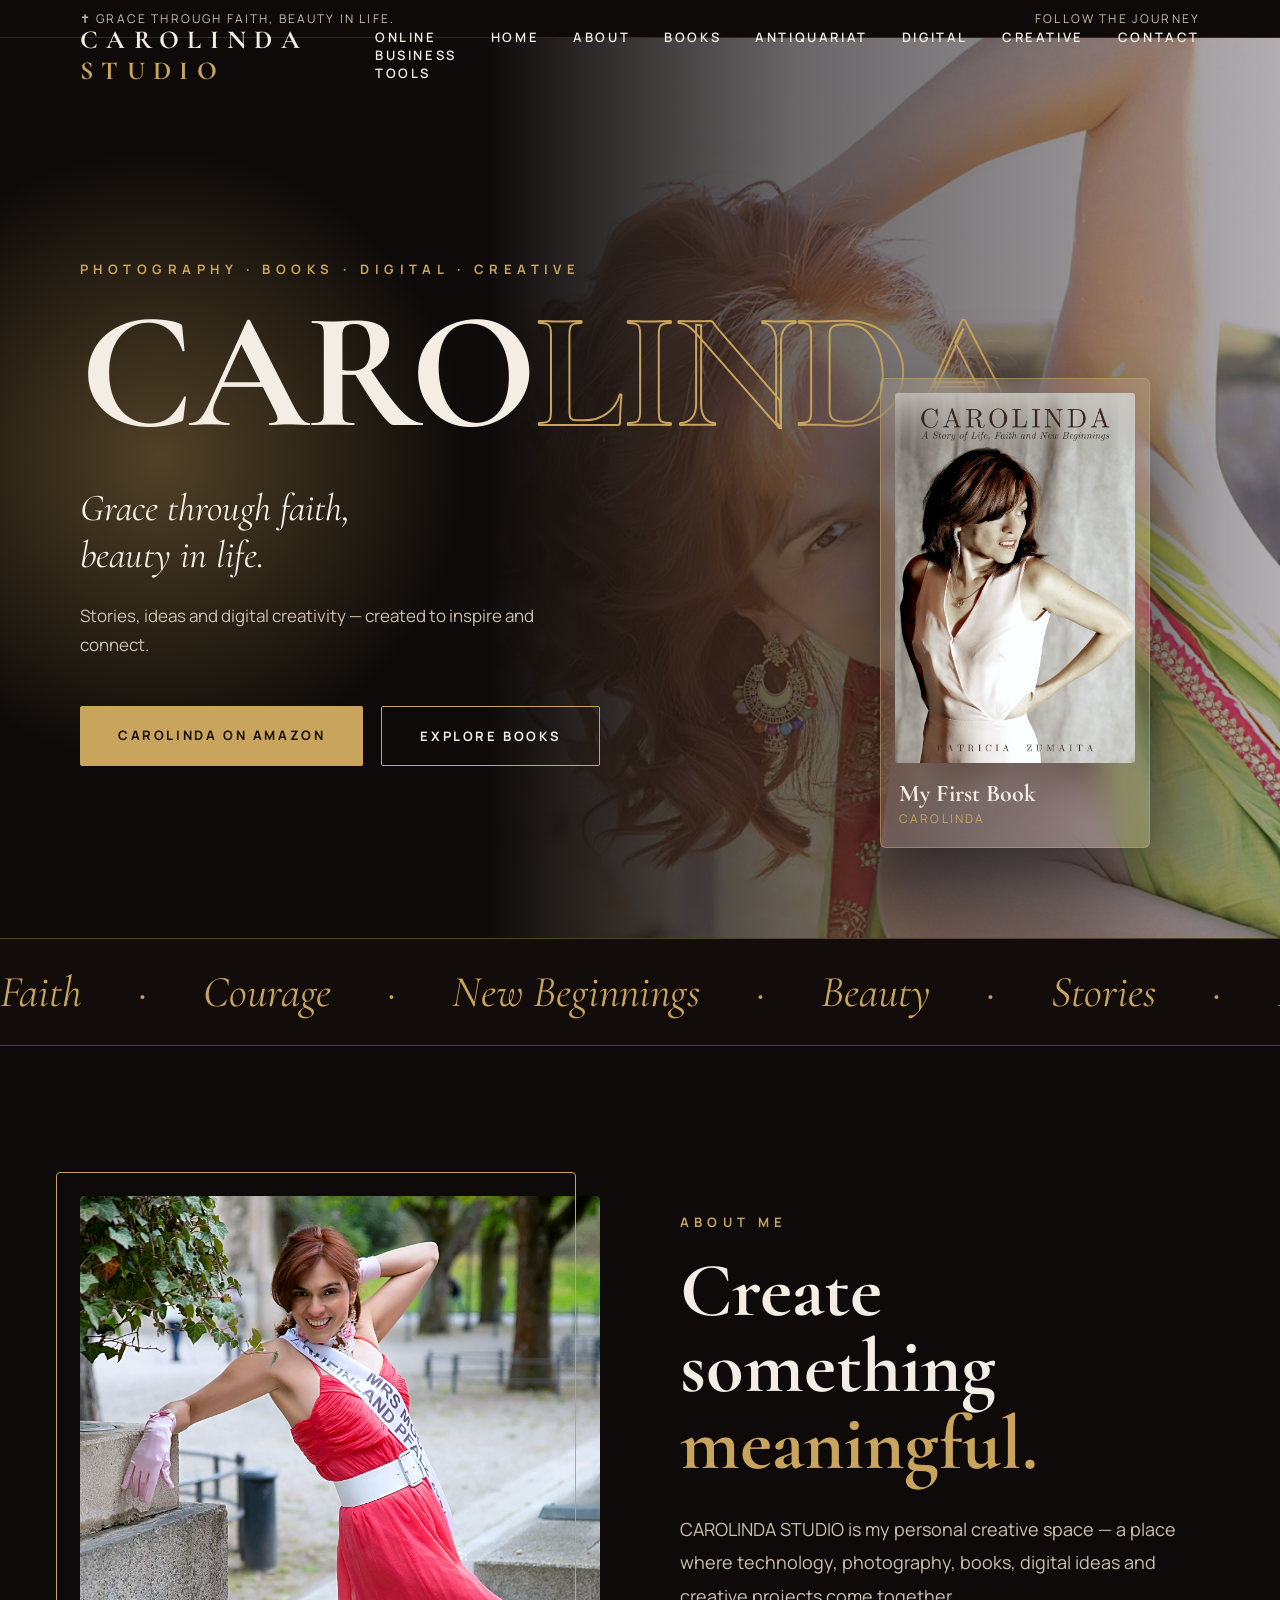
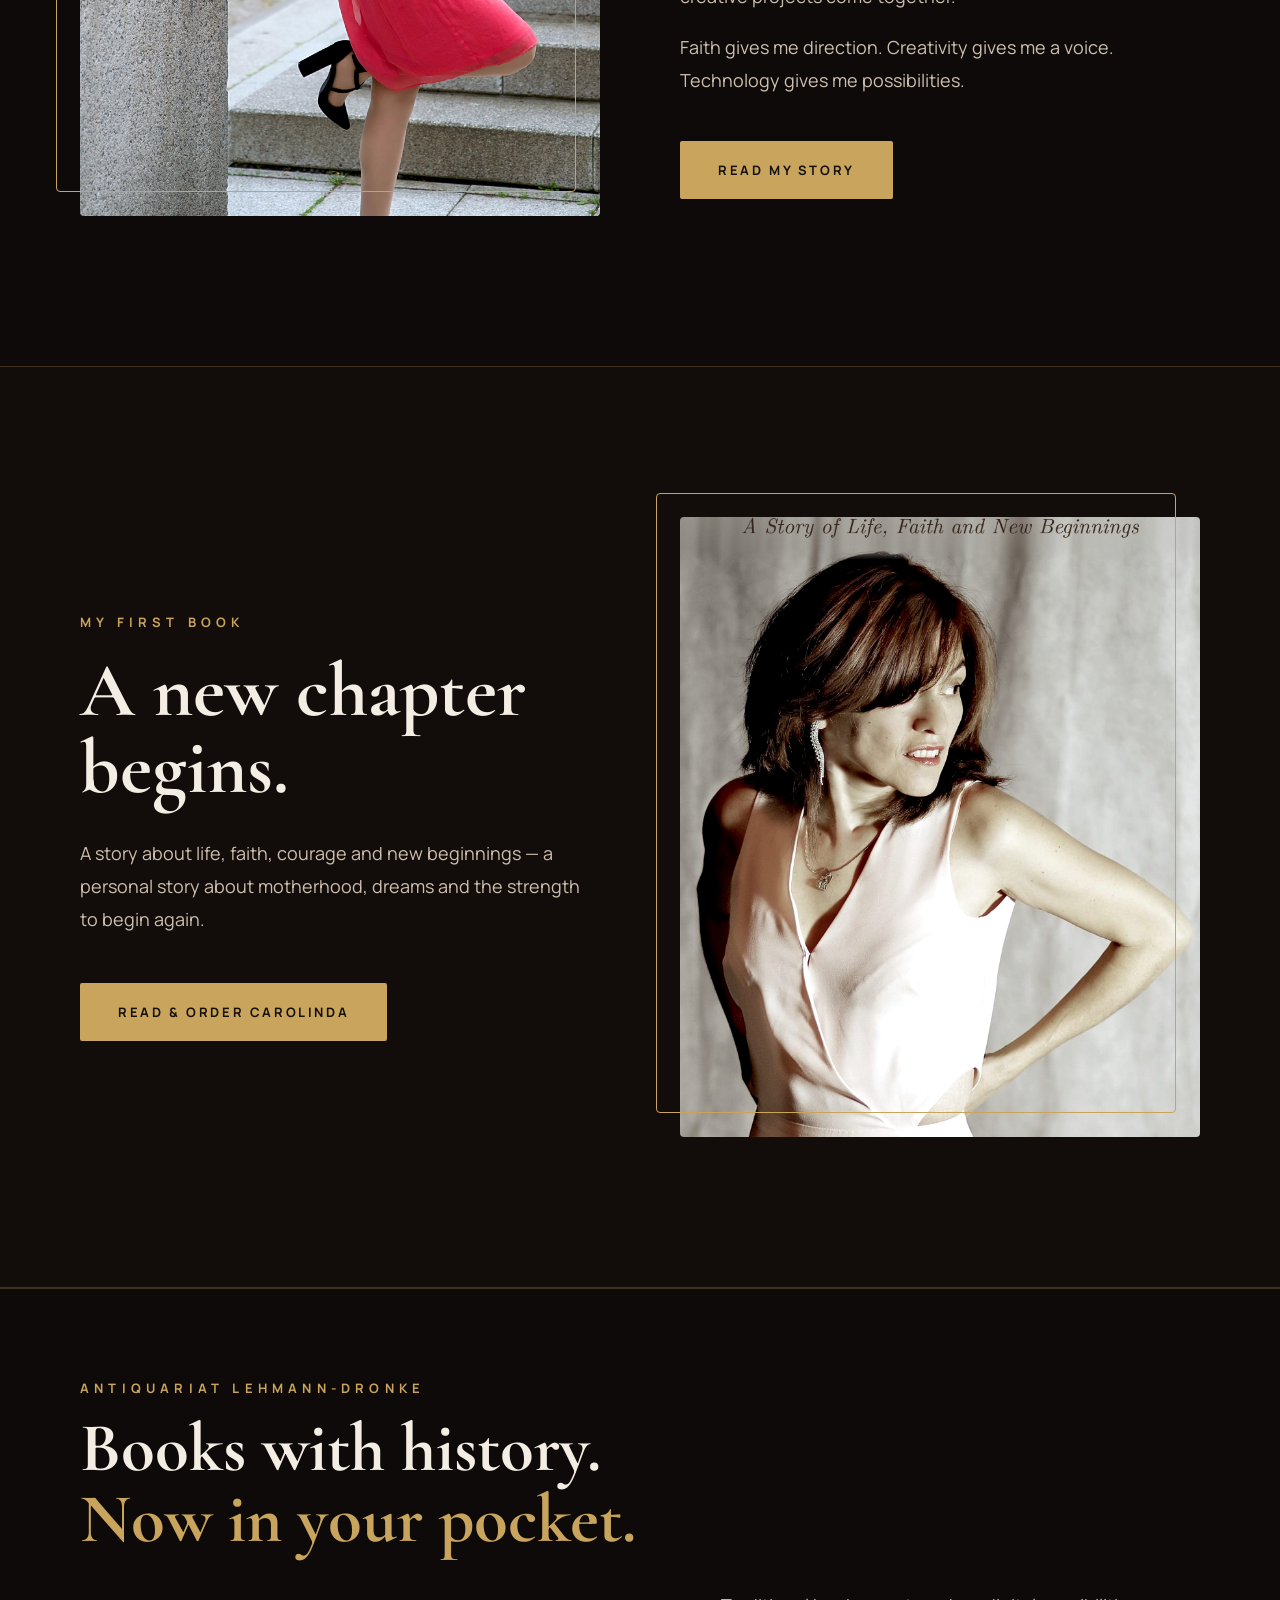
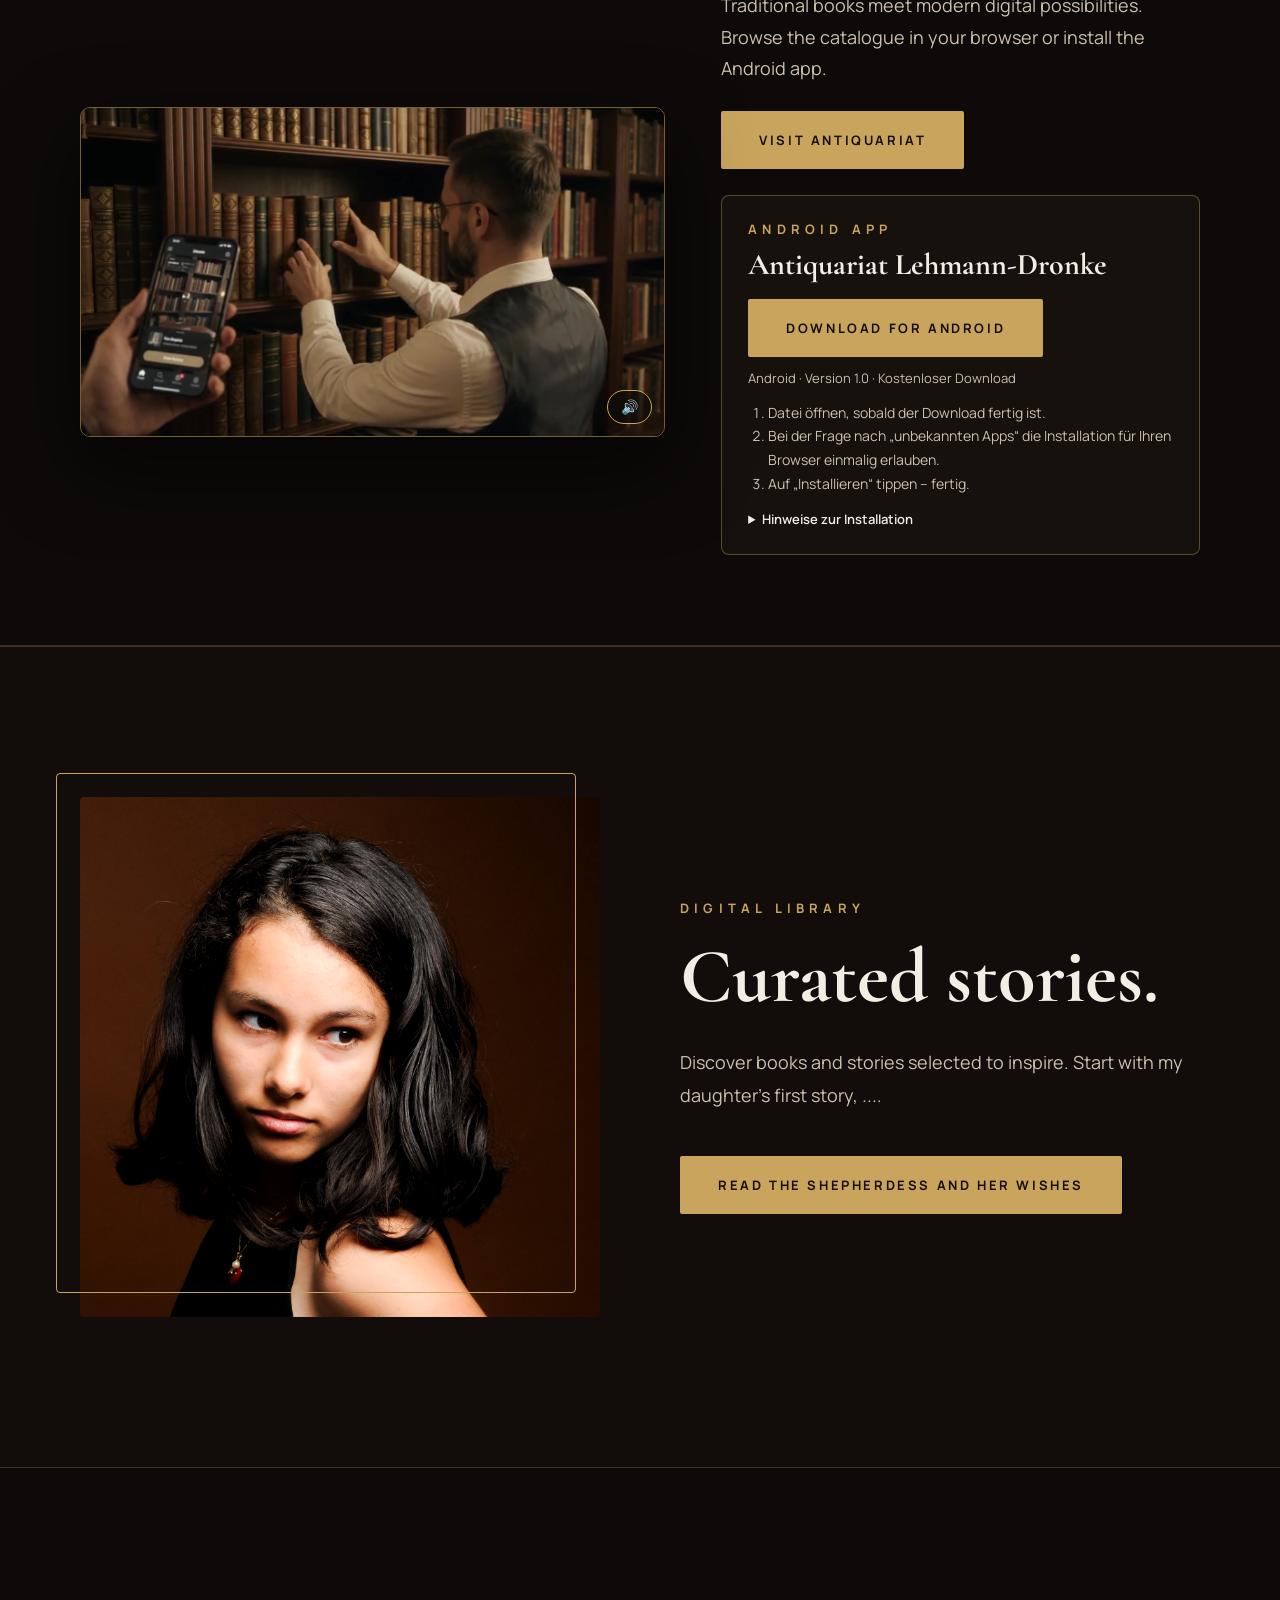
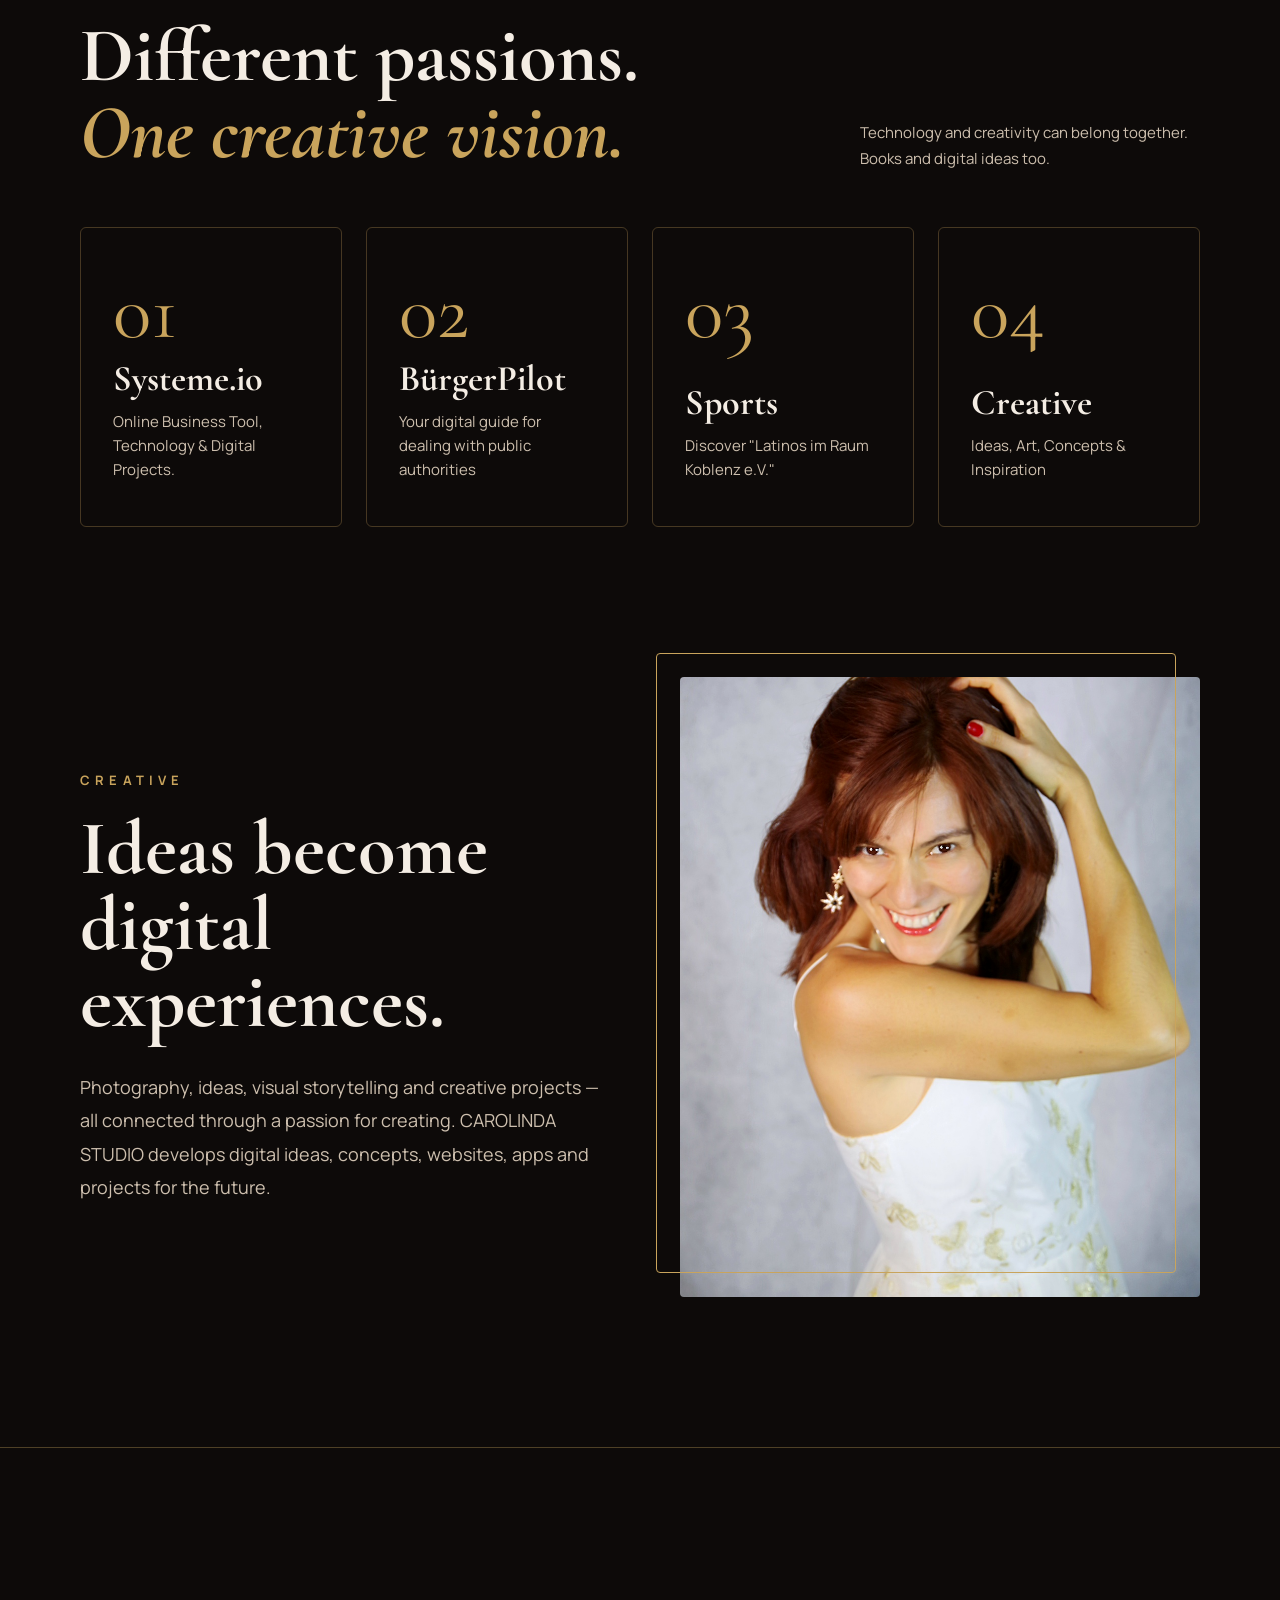
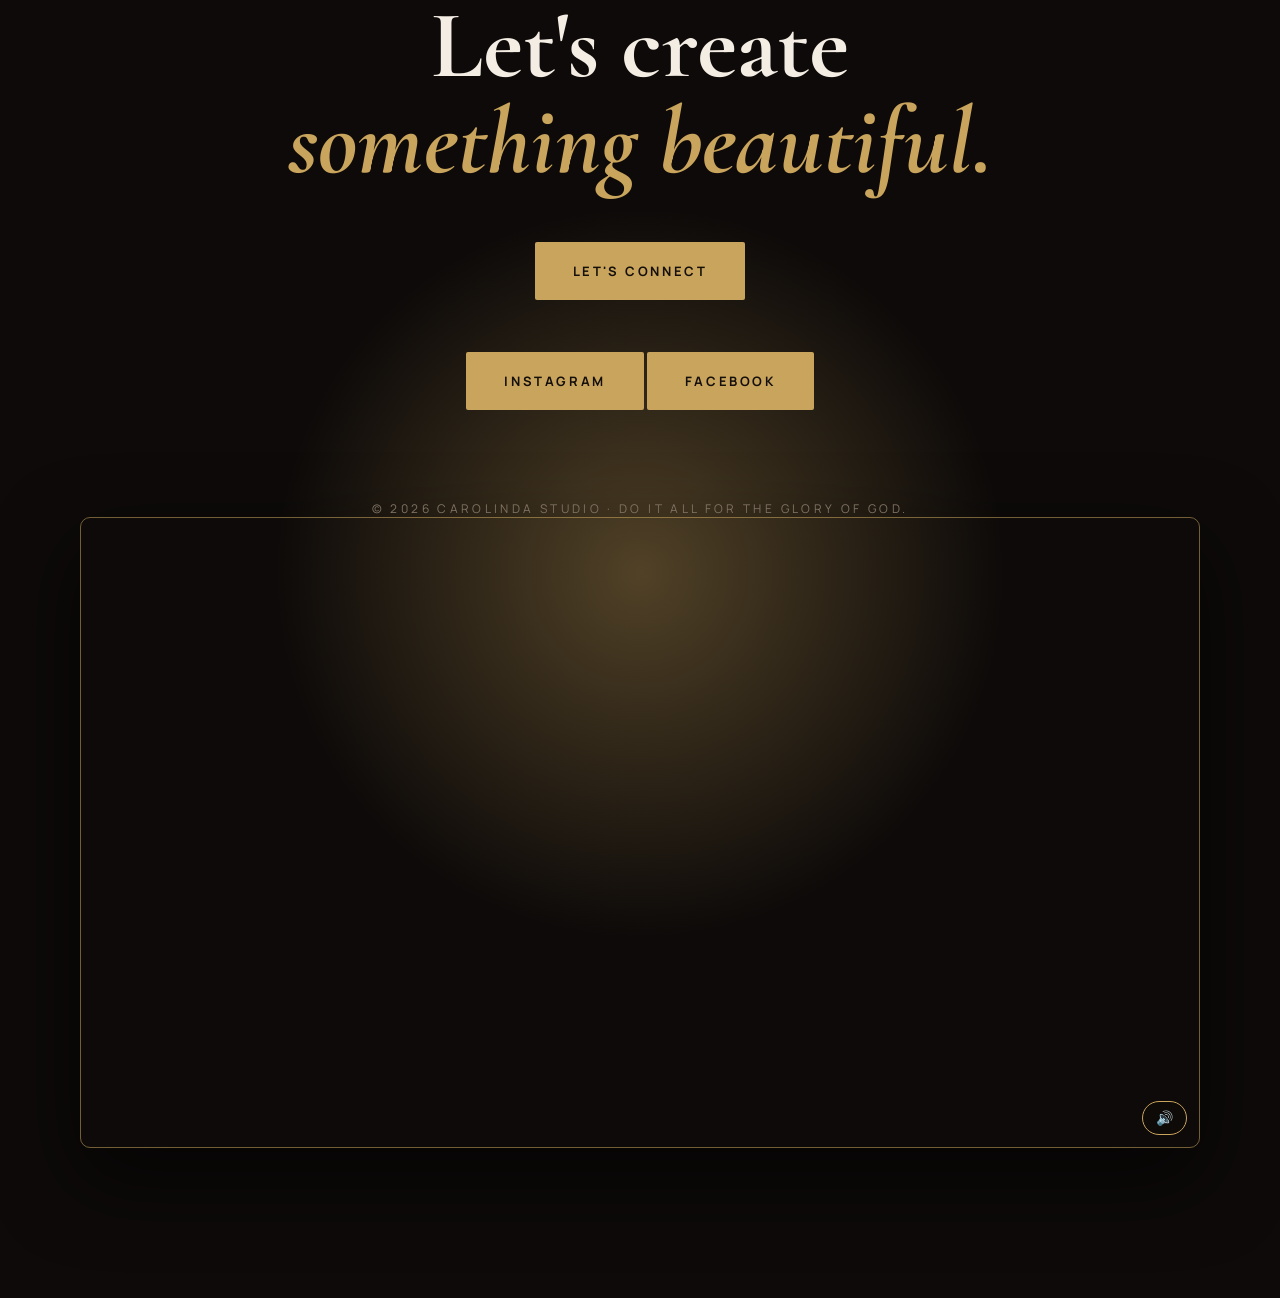
<file: index.html>
<!DOCTYPE html>
<html lang="de">
<head>
<meta charset="UTF-8">
<meta name="viewport" content="width=device-width, initial-scale=1.0">
<title>CAROLINDA STUDIO</title>
<link rel="icon" type="image/jpeg" href="./images/CSProfile.jpg">
<meta name="description" content="Carolinda Studio – Photography, Books, Digital and Creative Projects.">
<link rel="preconnect" href="https://fonts.googleapis.com">
<link rel="preconnect" href="https://fonts.gstatic.com" crossorigin>
<link href="https://fonts.googleapis.com/css2?family=Cormorant+Garamond:ital,wght@0,500;0,700;1,500&family=Manrope:wght@400;600;700&display=swap" rel="stylesheet">
<link rel="stylesheet" href="home.css">
<style>
.antiq{padding:90px 80px;background:var(--bg);border-block:1px solid rgba(201,164,92,.25)}
.antiq h2{font-size:clamp(42px,5.4vw,72px);line-height:1.02;margin:16px 0 0}
.antiq-grid{display:grid;grid-template-columns:1.1fr .9fr;gap:56px;align-items:center;margin-top:36px}
.avideo{position:relative;border:1px solid rgba(201,164,92,.55);border-radius:10px;overflow:hidden;box-shadow:0 30px 80px rgba(0,0,0,.6);line-height:0}
.avideo video{width:100%;aspect-ratio:16/9;object-fit:cover;display:block}
.vsound{position:absolute;right:12px;bottom:12px;line-height:1;background:rgba(13,10,9,.72);color:var(--text);border:1px solid var(--gold);border-radius:30px;padding:9px 13px;font-size:14px;cursor:pointer}
.alead{font-size:18px;line-height:1.75;color:var(--muted);margin:0;max-width:520px}
.app-card{margin-top:26px;border:1px solid rgba(201,164,92,.4);border-radius:8px;padding:24px 26px;background:rgba(201,164,92,.05)}
.app-card h3{font-size:30px;margin:8px 0 16px}
.app-meta{font-size:13px;color:var(--muted);margin:12px 0 0}
.app-steps{font-size:14px;color:var(--muted);line-height:1.7;margin:14px 0 0;padding-left:20px}
.app-card details{margin-top:12px;font-size:13px;color:var(--muted);line-height:1.7}
.app-card summary{cursor:pointer;color:var(--text);font-weight:600}
.app-card details p{margin:8px 0 0}
@media(max-width:980px){.antiq{padding:56px 24px}.antiq-grid{grid-template-columns:1fr;gap:28px}}
</style>
</head>
<body>

<div class="topbar">
  <div class="motto">✝ Grace through faith, beauty in life.</div>
  <div>Follow the journey</div>
</div>

<header class="nav">
   
  <a href="#home" class="logo">CAROLINDA <span>STUDIO</span></a>
  <nav class="menu">
    <a href="systeme-io.html">Online Business Tools</a>
    <a href="#home">Home</a>
    <a href="#about">About</a>
    <a href="#books">Books</a>
    <a href="#antiquariat">Antiquariat</a>
    <a href="#digital">Digital</a>
    <a href="#creative">Creative</a>
    <a href="#contact">Contact</a>
  </nav>
</header>

<main>
<!-- HERO -->
<section id="home" class="hero" style="padding-top:140px;padding-bottom:90px">
  <img class="hero-img" src="images/hero.jpg" alt="CAROLINDA STUDIO">
  <div class="glow"></div>
  <div class="hero-text">
    <div class="eyebrow" style="letter-spacing:.42em">Photography · Books · Digital · Creative</div>
    <h1>CARO<em>LINDA</em></h1>
    <p class="tagline">Grace through faith,<br>beauty in life.</p>
    <p class="lead">Stories, ideas and digital creativity — created to inspire and connect.</p>
    <div class="cta">
      <a class="btn gold" href="https://a.co/d/0dMdvS5U" target="_blank" rel="noopener noreferrer">CAROLINDA on Amazon</a>
      <a class="btn line" href="my-first-book.html">Explore Books</a>
    </div>
  </div>
  <a class="book-card" href="my-first-book.html" aria-label="My First Book: CAROLINDA">
    <img src="images/book-1.jpg" alt="Cover: CAROLINDA – My First Book">
    <b>My First Book</b>
    <small>CAROLINDA</small>
  </a>
</section>

<div class="marquee" aria-hidden="true">
  <div class="track">
    <span>Faith</span><span>·</span><span>Courage</span><span>·</span><span>New Beginnings</span><span>·</span><span>Beauty</span><span>·</span><span>Stories</span><span>·</span>
    <span>Faith</span><span>·</span><span>Courage</span><span>·</span><span>New Beginnings</span><span>·</span><span>Beauty</span><span>·</span><span>Stories</span><span>·</span>
  </div>
</div>

<!-- ABOUT -->
<section id="about" class="split">
  <div class="frame reveal"><img src="images/about.jpg" alt="Portrait – CAROLINDA STUDIO" style="object-position:center 25%"></div>
  <div class="reveal">
    <div class="eyebrow">About me</div>
    <h2>Create something<br><span style="color:var(--gold)">meaningful.</span></h2>
    <p>CAROLINDA STUDIO is my personal creative space — a place where technology, photography, books, digital ideas and creative projects come together.</p>
    <p style="margin-top:18px">Faith gives me direction. Creativity gives me a voice. Technology gives me possibilities.</p>
    <a class="btn gold" href="about.html" style="margin-top:44px">Read my story</a>
  </div>
</section>

<!-- BOOKS -->
<section id="books" class="split" style="background:var(--bg2);border-block:1px solid rgba(201,164,92,.25)">
  <div class="reveal">
    <div class="eyebrow">My First Book</div>
    <h2>A new chapter<br>begins.</h2>
    <p>A story about life, faith, courage and new beginnings — a personal story about motherhood, dreams and the strength to begin again.</p>

<div class="cta">
      <a class="btn gold" href="my-first-book.html">Read &amp; Order CAROLINDA</a>
    </div>
  </div>
  <div class="frame reveal"><img src="images/book-1.jpg" alt="Cover: CAROLINDA – My First Book" style="object-position:center"></div>
</section>



<!-- ANTIQUARIAT -->
<section id="antiquariat" class="antiq">
  <div class="eyebrow">Antiquariat Lehmann-Dronke</div>
  <h2 class="reveal">Books with history.<br><span style="color:var(--gold)">Now in your pocket.</span></h2>
  <div class="antiq-grid">
    <div class="avideo reveal">
      <video autoplay muted loop playsinline preload="metadata" poster="images/antiquariat-poster.jpg" aria-label="Antiquariat Lehmann-Dronke – App und Webseite">
        <source src="videos/antiquariat-app.mp4" type="video/mp4">
      </video>
      <button class="vsound" id="avs" type="button" aria-label="Sound">🔊</button>
    </div>
    <div class="reveal">
      <p class="alead">Traditional books meet modern digital possibilities. Browse the catalogue in your browser or install the Android app.</p>
      <div class="cta" style="margin-top:26px">
        <a class="btn gold" href="https://antiquariat-app.vercel.app/" target="_blank" rel="noopener noreferrer">Visit Antiquariat</a>
      </div>
      <div class="app-card">
        <div class="eyebrow">ANDROID APP</div>
        <h3>Antiquariat Lehmann-Dronke</h3>
        <a class="btn gold" href="downloads/antiquariat-lehmann-dronke.apk" download="antiquariat-lehmann-dronke.apk">Download for Android</a>
        <p class="app-meta">Android · Version 1.0 · Kostenloser Download</p>
        <ol class="app-steps">
          <li>Datei öffnen, sobald der Download fertig ist.</li>
          <li>Bei der Frage nach „unbekannten Apps“ die Installation für Ihren Browser einmalig erlauben.</li>
          <li>Auf „Installieren“ tippen – fertig.</li>
        </ol>
        <details>
          <summary>Hinweise zur Installation</summary>
          <p>Die App kommt direkt von dieser Webseite und nicht aus dem Google Play Store. Android zeigt deshalb eine Sicherheitsfrage, und Google Play Protect meldet eventuell einen unbekannten Entwickler. Laden Sie die App bitte nur von dieser Seite.</p>
        </details>
      </div>
    </div>
  </div>
</section>

<!-- LIBRARY -->
<section class="split library">
  <div class="frame reveal"><img src="images/book-2.jpg" alt="The Whale – Digital Library"></div>
  <div class="reveal">
    <div class="eyebrow">Digital Library</div>
    <h2>Curated stories.</h2>
    <p>Discover books and stories selected to inspire. Start with my daughter's first story, <em>...</em>.</p>
    <a class="btn gold" href="my-daughters-book.html" style="margin-top:44px">Read The Shepherdess and Her Wishes</a>
  </div>
</section>

<!-- PILLARS -->
<section id="digital">
  <div class="head reveal">
    <h2>Different passions.<br><em>One creative vision.</em></h2>
    <p>Technology and creativity can belong together. Books and digital ideas too.</p>
  </div>
  <div class="grid">
  
<!-- Photography 	  
    <a class="card reveal" href="#creative"><div class="n">01</div><div><h3>Photography</h3><p>Portraits, Fashion, Beauty &amp; Inspiration</p></div></a>
 26.10.2026 -->
    <a class="card reveal" href="systeme-io.html"><div class="n">01</div><div><h3>Systeme.io</h3><p>Online Business Tool, Technology &amp; Digital Projects.  </p></div></a>


<!--    <a class="card reveal" href="#books"><div class="n">02</div><div><h3>Books</h3><p>Stories, Faith, Ideas &amp; Inspiration</p></div></a>
30.10.2026 -->
    <a class="card reveal" href="https://buergerpilot.vercel.app/"><div class="n">02</div><div><h3>BürgerPilot</h3><p>Your digital guide for dealing with public authorities</p></div></a>

    <a class="card reveal" 	
	    href="https://carolindastudio.github.io/latinos-koblenz/"
		target="_blank"
		rel="noopener noreferrer" >	
	<div class="n">03</div><div><h3>Sports</h3><p>Discover "Latinos im Raum Koblenz e.V."</p></div></a>
    <a class="card reveal" href="#creative"><div class="n">04</div><div><h3>Creative</h3><p>Ideas, Art, Concepts &amp; Inspiration </p></div></a>
  </div>
</section>




<!-- CREATIVE -->
<section id="creative" class="split" style="padding-top:0">
  <div class="reveal">
    <div class="eyebrow">Creative</div>
    <h2>Ideas become<br>digital experiences.</h2>
    <p>Photography, ideas, visual storytelling and creative projects — all connected through a passion for creating. CAROLINDA STUDIO develops digital ideas, concepts, websites, apps and projects for the future.</p>
  </div>
    
  <div class="frame reveal"><img src="images/creative.jpg" alt="Creative – CAROLINDA STUDIO"></div>

</section>








<!-- CONTACT -->
<section id="contact" class="final">
  <div class="glow"></div>
  <h2 class="reveal">Let's create<br><em>something beautiful.</em></h2>
  <a class="btn gold reveal" href="mailto:carolindastudio@gmail.com">Let's connect</a>
    <div>
  </div>


    <a class="btn gold reveal" href="https://www.instagram.com/patriciazumaetasommer/" target="_blank" rel="noopener noreferrer" aria-label="Instagram">Instagram</a>
    <a class="btn gold reveal" href="https://www.facebook.com/MissesGermany2021RheinlandPfalz/" target="_blank" rel="noopener noreferrer" aria-label="Facebook">Facebook</a>	



  <footer>© 2026 CAROLINDA STUDIO · Do it all for the glory of God.</footer>


    <div class="avideo reveal">
      <video autoplay muted loop playsinline preload="metadata" >
        <source src="videos/CAROLINDASTUDIO.mp4" type="video/mp4">
      </video>
      <button class="vsound" id="avs" type="button" aria-label="Sound">🔊</button>
    </div>
	
	
</section>
</main>

<script>
(function(){var v=document.querySelector('.avideo video'),b=document.getElementById('avs');if(!v||!b)return;
b.onclick=function(){v.muted=!v.muted;b.textContent=v.muted?'🔊':'🔇';if(v.paused)v.play().catch(function(){})};
if(matchMedia('(prefers-reduced-motion:reduce)').matches)v.pause()})();
</script>
<script src="home.js"></script>
</body>
</html>
</file>
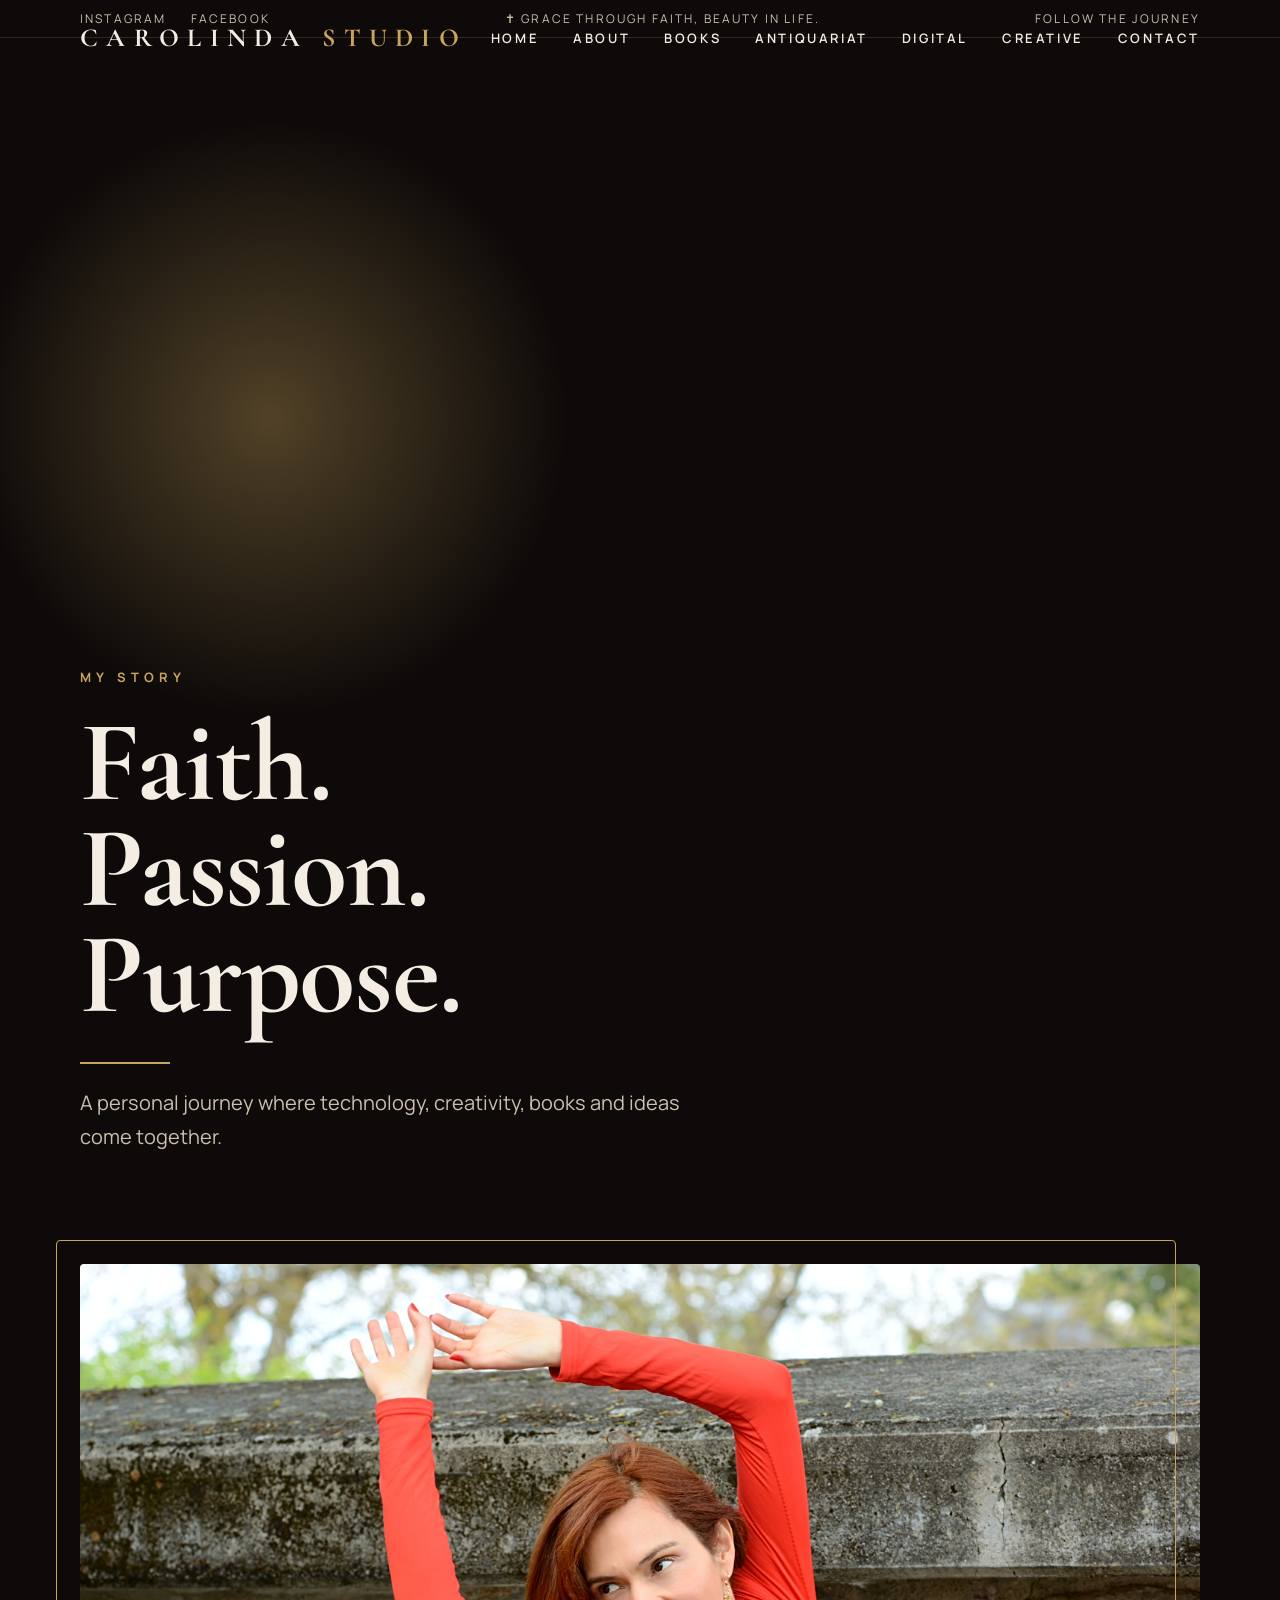
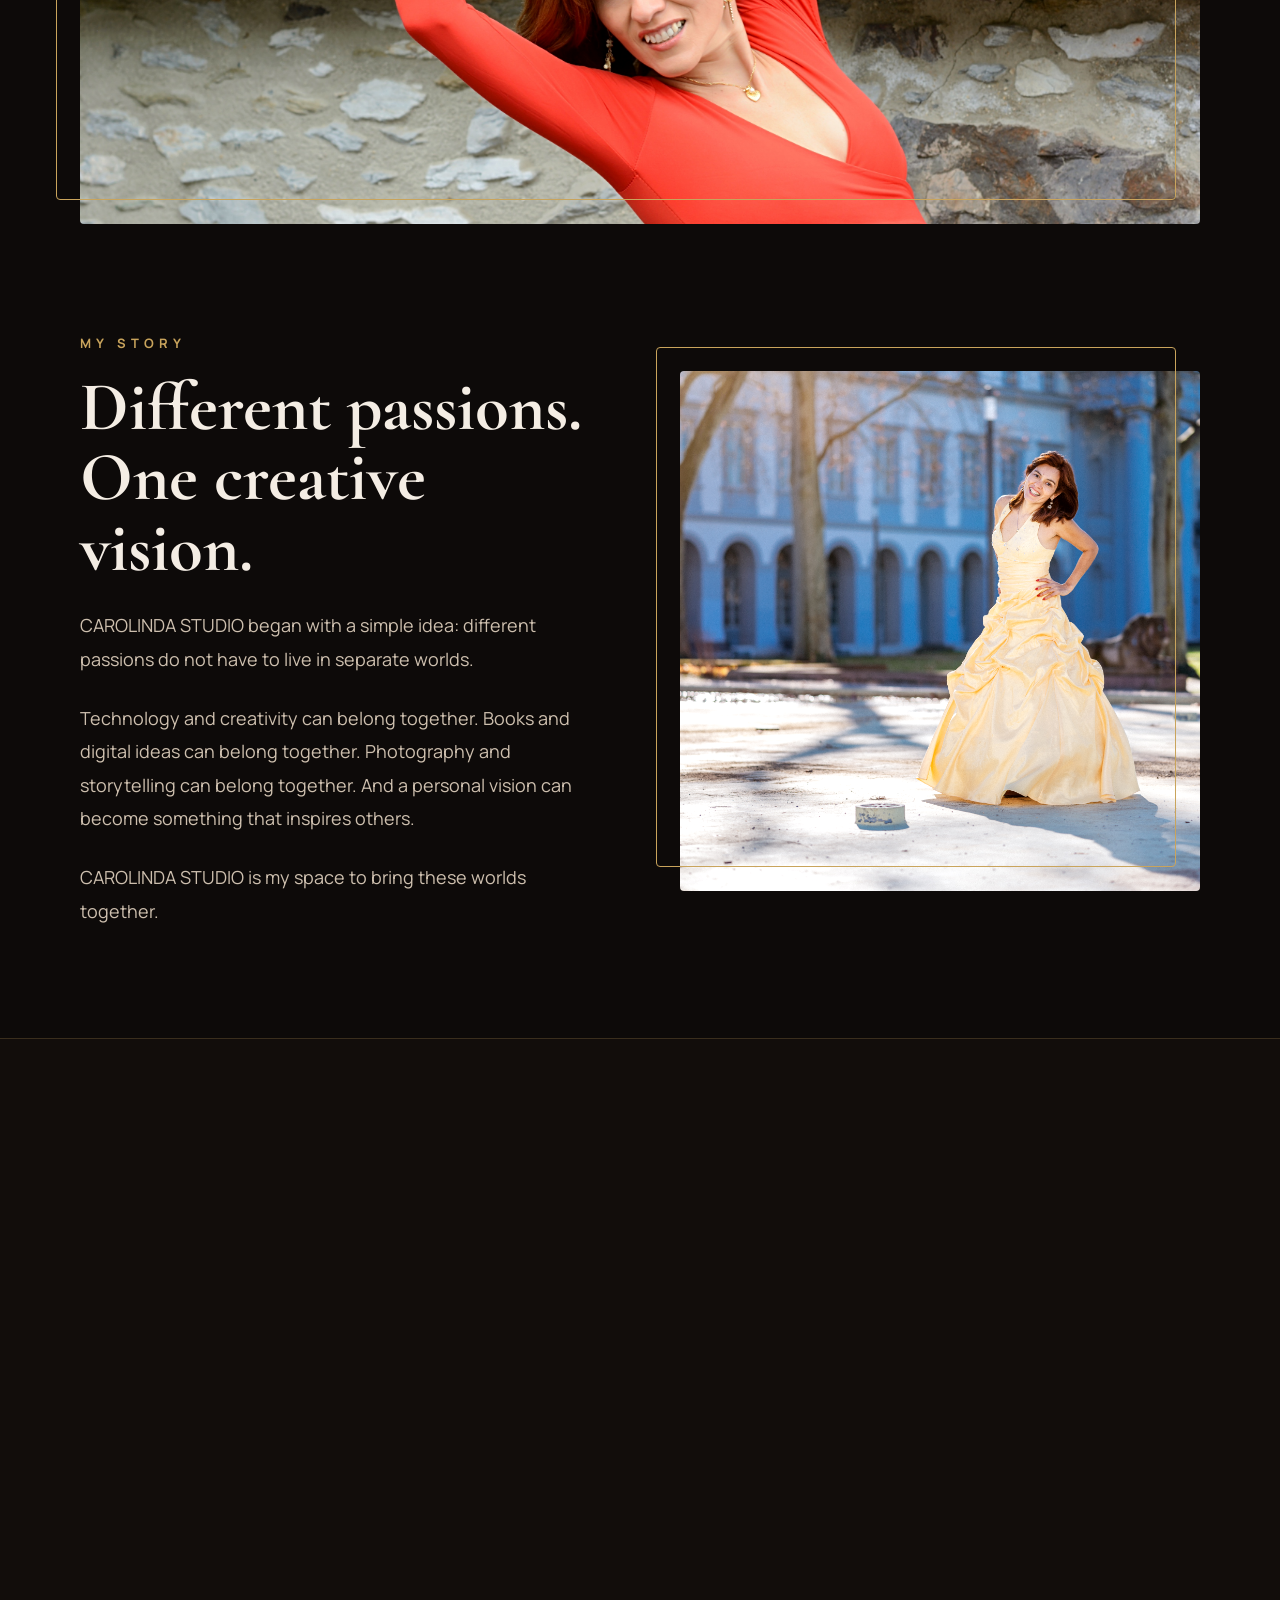
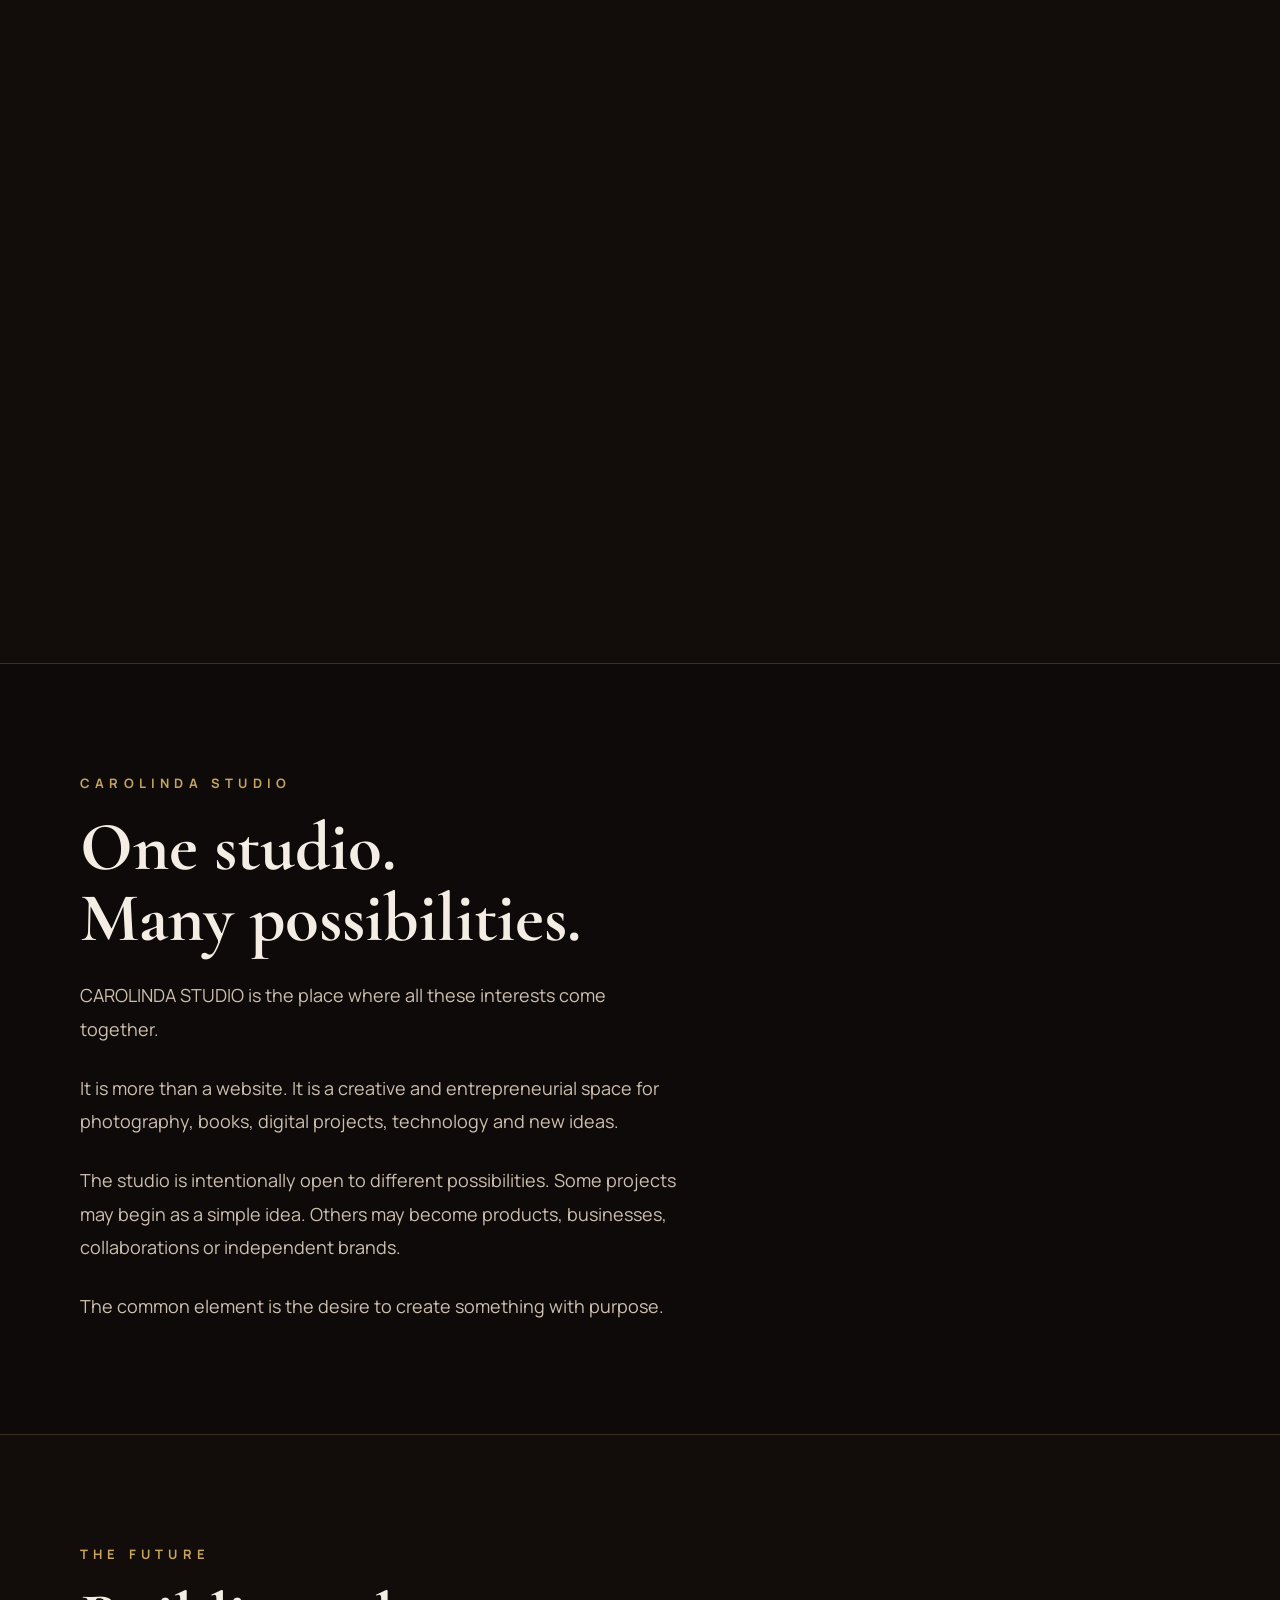
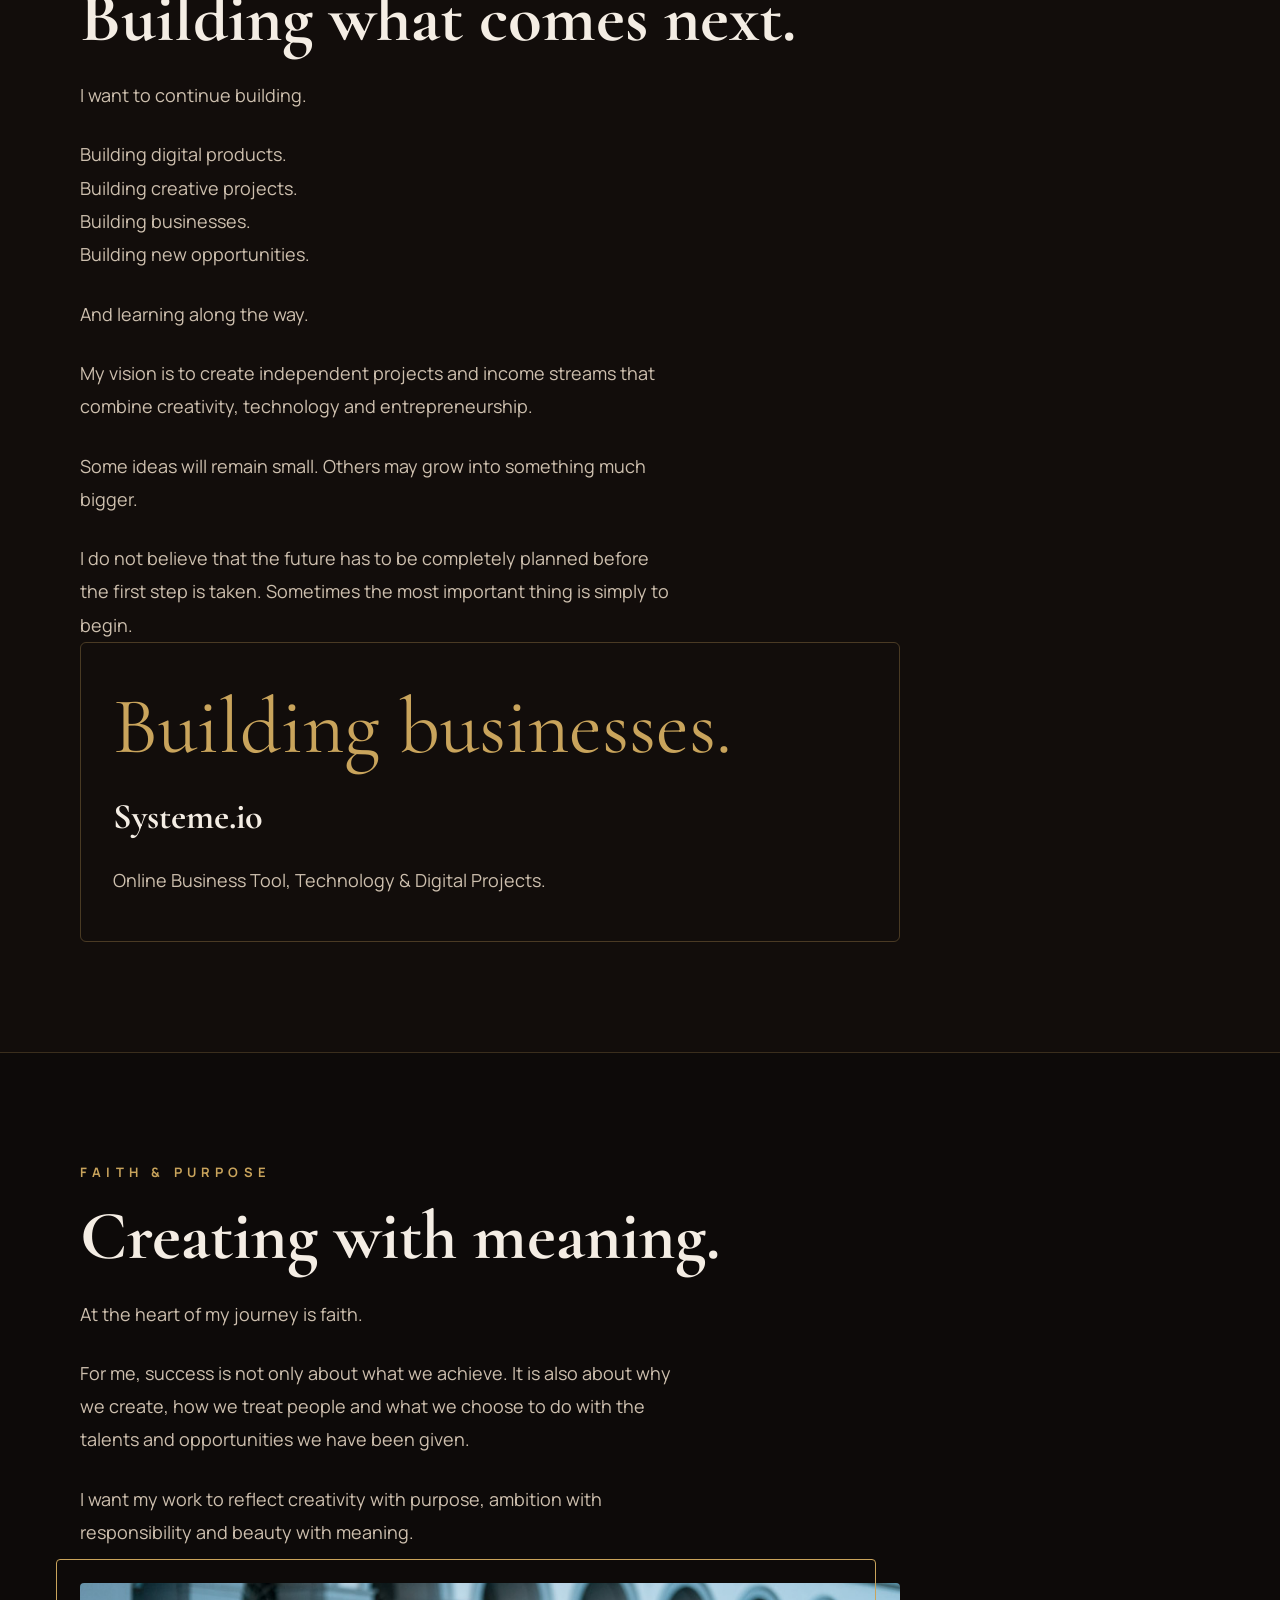
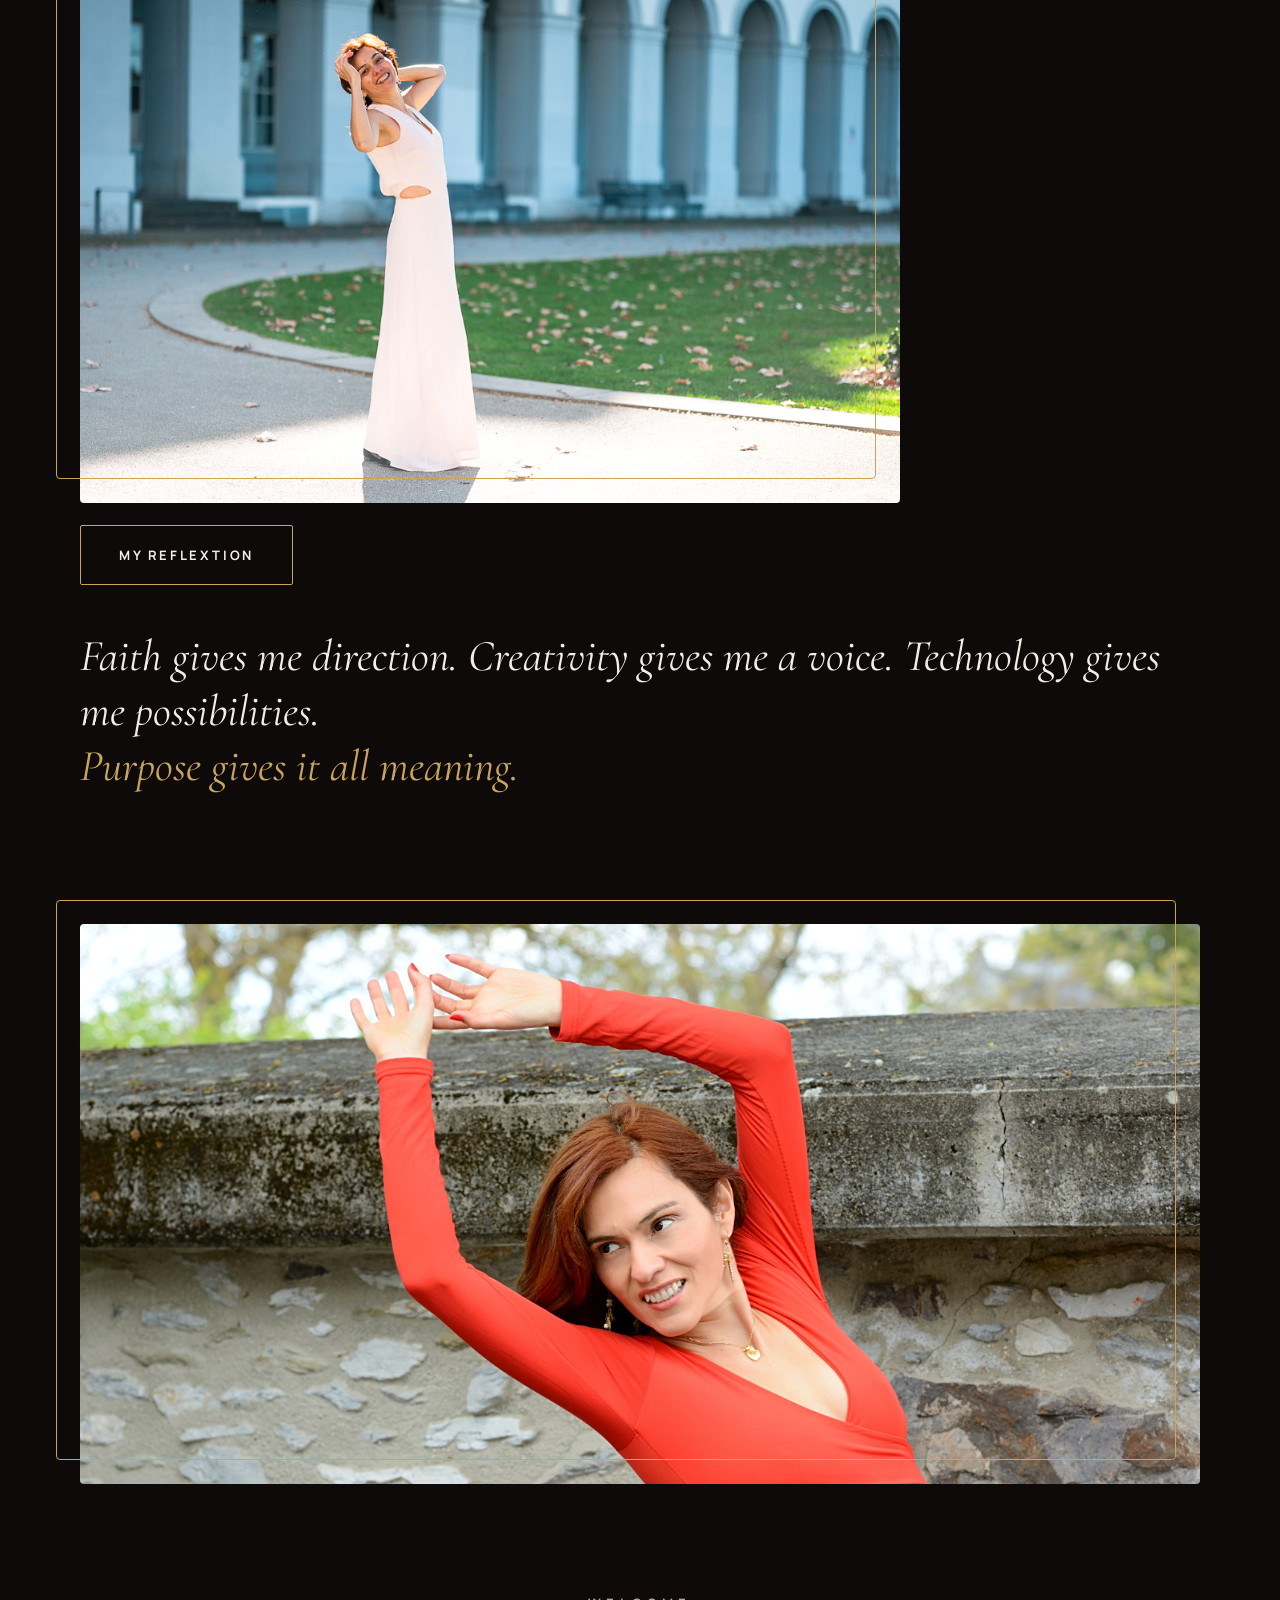
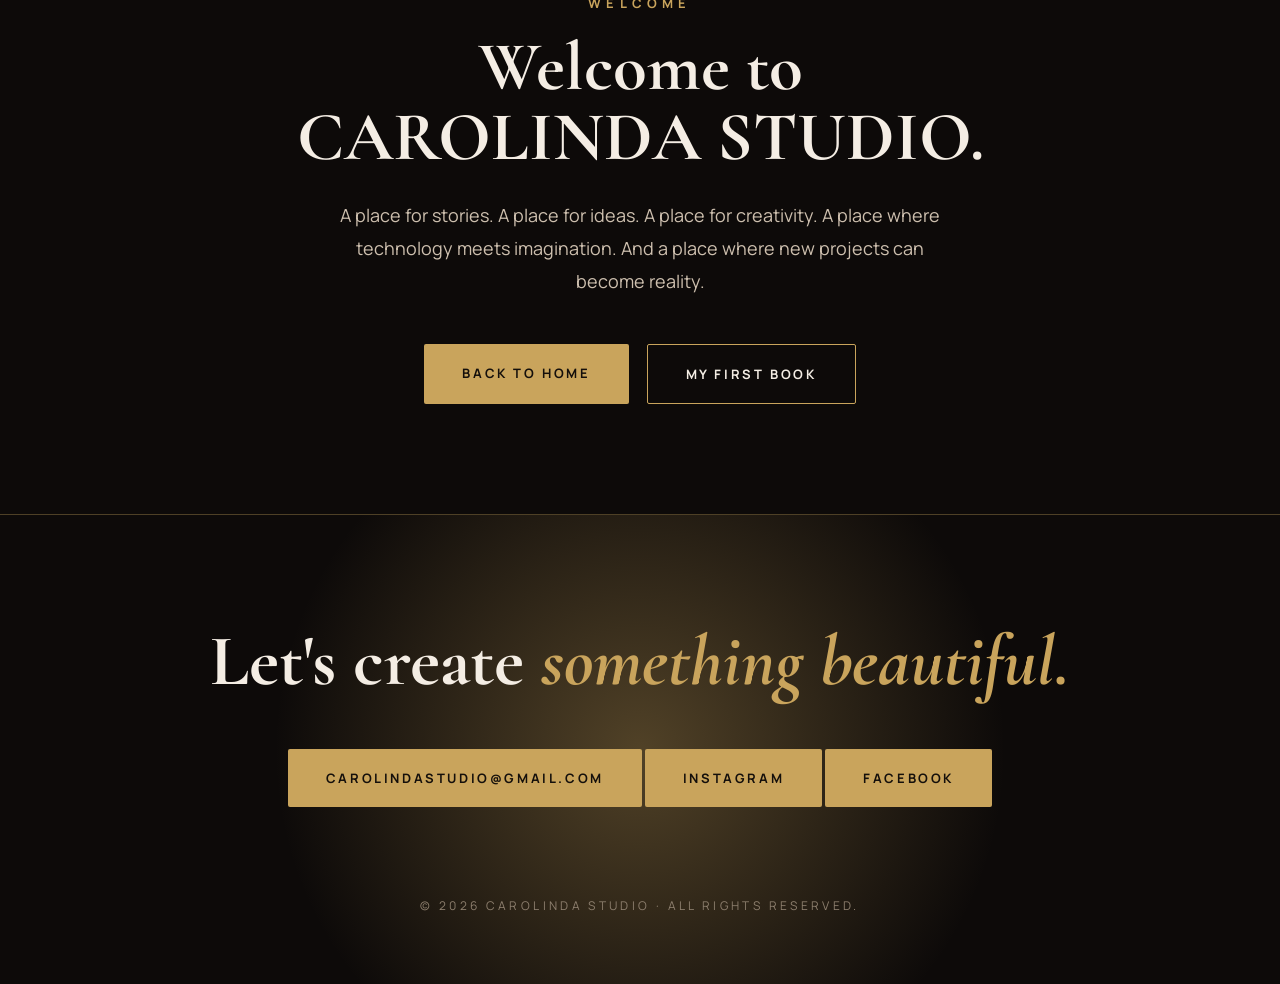
<file: about.html>
<!DOCTYPE html>
<html lang="de">
<head>
<meta charset="UTF-8">
<meta name="viewport" content="width=device-width, initial-scale=1.0">
<title>My Story | CAROLINDA STUDIO</title>
<link rel="icon" type="image/jpeg" href="./images/CSProfile.jpg">
<meta name="description" content="My Story – Faith. Passion. Purpose. CAROLINDA STUDIO.">
<link rel="preconnect" href="https://fonts.googleapis.com">
<link rel="preconnect" href="https://fonts.gstatic.com" crossorigin>
<link href="https://fonts.googleapis.com/css2?family=Cormorant+Garamond:ital,wght@0,500;0,700;1,500&family=Manrope:wght@400;600;700&display=swap" rel="stylesheet">
<link rel="stylesheet" href="home.css">
</head>
<body>
<div class="topbar">
  <div>
    <a href="https://www.instagram.com/patriciazumaetasommer/" target="_blank" rel="noopener noreferrer" aria-label="Instagram">Instagram</a>
    <a href="https://www.facebook.com/MissesGermany2021RheinlandPfalz/" target="_blank" rel="noopener noreferrer" aria-label="Facebook">Facebook</a>
  </div>
  <div class="motto">✝ Grace through faith, beauty in life.</div>
  <div>Follow the journey</div>
</div>
<header class="nav">
  <a href="index.html#home" class="logo">CAROLINDA <span>STUDIO</span></a>
  <nav class="menu">
    <a href="index.html#home">Home</a>
    <a href="about.html">About</a>
    <a href="my-first-book.html">Books</a>
    <a href="https://antiquariat-app.vercel.app/">Antiquariat</a>
    <a href="index.html#digital">Digital</a>
    <a href="index.html#creative">Creative</a>
    <a href="index.html#contact">Contact</a>
  </nav>
</header>
<main>
<section class="page-hero">
  <div class="glow"></div>
  <div class="eyebrow">MY STORY</div>
  <h1>Faith.<br/> Passion.<br/> Purpose.</h1>
  <div class="gold-line"></div>
  <p class="lead">A personal journey where technology, creativity, books and ideas come together.</p>
</section>
<div class="wide"><div class="frame reveal"><img src="images/newabout.jpg" alt="CAROLINDA STUDIO"></div></div>
<section class="story "><div class="split">
<div class="reveal">
<div class="eyebrow">MY STORY</div>
<h2>Different passions.<br/> One creative vision.</h2>
<div class="prose">
<p>CAROLINDA STUDIO began with a simple idea: different passions do not have to live in separate worlds.</p>
<p>Technology and creativity can belong together. Books and digital ideas can belong together. Photography and storytelling can belong together. And a personal vision can become something that inspires others.</p>
<p>CAROLINDA STUDIO is my space to bring these worlds together.</p>
</div>
</div>
<div class="frame reveal"><img src="images/story.jpg" alt="Different passions.  One creative vision." loading="lazy"></div>
</div></section>
<section class="story single alt"><div class="reveal">
<div class="eyebrow">MY BACKGROUND</div>
<h2>Technology meets creativity.</h2>
<div class="prose">
<p>My journey has always been shaped by both technology and creativity.</p>
<p>My education and professional experience have taken me through informatics and IT, geoinformatics and IT geomatics, project work, digital development, business and management.</p>
<p>These different areas have taught me to think in systems, understand technology, organize projects and turn ideas into something concrete.</p>
<p>But technology has never been the only part of my story. Alongside the technical world, I have always been drawn to photography, visual aesthetics, books, creativity, communication and new ideas.</p>
<p>Over time, I realized that I did not want to choose between these worlds. I wanted to connect them.</p>
</div>
</div></section>
<section class="story "><div class="split reverse">
<div class="reveal">
<div class="eyebrow">TECHNOLOGY</div>
<h2>Ideas become<br/> digital experiences.</h2>
<div class="prose">
<p>Technology gives ideas the possibility to become real.</p>
<p>I am interested in digital products, software, websites, applications, artificial intelligence and new digital business models.</p>
<p>I enjoy not only using technology, but understanding how things work and building new solutions from an idea.</p>
<p>For me, technology is a creative tool.</p>
<p>A website can become a brand. An application can become a service. A digital product can become a business. And an idea can become something that reaches people far beyond its original starting point.</p>
</div>
</div>
<div class="frame reveal"><img src="images/technology.jpg" alt="Ideas become  digital experiences." loading="lazy"></div>
</div></section>
<section class="story alt"><div class="split">
<div class="reveal">
<div class="eyebrow">CREATIVITY</div>
<h2>Create something<br/> meaningful.</h2>
<div class="prose">
<p>Creativity is an important part of who I am.</p>
<p>Photography, visual storytelling, fashion, beauty, design and creative concepts allow me to communicate ideas in a different way.</p>
<p>Sometimes an image can tell a story without words. Sometimes a simple concept can become the beginning of a much bigger project.</p>
<p>CAROLINDA STUDIO gives me the freedom to explore these ideas and connect visual creativity with technology, business and storytelling.</p>
</div>
</div>
<div class="frame reveal"><img src="images/photography.jpg" alt="Create something  meaningful." loading="lazy"></div>
</div></section>
<section class="story "><div class="split reverse">
<div class="reveal">
<div class="eyebrow">BOOKS</div>
<h2>Stories worth<br/> discovering.</h2>
<div class="prose">
<p>Books have a special place within CAROLINDA STUDIO.</p>
<p>They preserve stories, knowledge, experiences and ideas. They can take us into another world, introduce us to another perspective or simply give us a quiet moment to think.</p>
<p>My interest in books is therefore not limited to reading. It also includes discovering, presenting, creating and connecting people with stories.</p>
<p>This is one of the reasons why the Books area has become an important part of CAROLINDA STUDIO.</p>
<p>It also connects naturally with my work around the <strong>Antiquariat Lehmann-Dronke</strong>, where traditional books meet modern digital possibilities.</p>
<a class="btn gold" href="my-first-book.html">EXPLORE BOOKS</a>
</div>
</div>
<div class="frame reveal"><img src="images/books.jpg" alt="Stories worth  discovering." loading="lazy"></div>
</div></section>
<section class="story alt"><div class="split">
<div class="reveal">
<div class="eyebrow">DIGITAL PROJECTS</div>
<h2>Building the future,<br/> one idea at a time.</h2>
<div class="prose">
<p>One of my goals is to create digital projects that are useful, beautiful and meaningful.</p>
<p>This includes websites, applications, digital products and technology-driven ideas.</p>
<p>I am particularly interested in the connection between creativity, technology and entrepreneurship.</p>
<p>A project should not only look good. It should solve a problem, create value or give people a better experience.</p>
</div>
</div>
<div class="frame reveal"><img src="images/digital.jpg" alt="Building the future,  one idea at a time." loading="lazy"></div>
</div></section>
<section class="story single "><div class="reveal">
<div class="eyebrow">CAROLINDA STUDIO</div>
<h2>One studio.<br/> Many possibilities.</h2>
<div class="prose">
<p>CAROLINDA STUDIO is the place where all these interests come together.</p>
<p>It is more than a website. It is a creative and entrepreneurial space for photography, books, digital projects, technology and new ideas.</p>
<p>The studio is intentionally open to different possibilities. Some projects may begin as a simple idea. Others may become products, businesses, collaborations or independent brands.</p>
<p>The common element is the desire to create something with purpose.</p>
</div>
</div></section>
<section class="story single alt"><div class="reveal">
<div class="eyebrow">THE FUTURE</div>
<h2>Building what comes next.</h2>
<div class="prose">
<p>I want to continue building.</p>
<p>Building digital products.<br/> Building creative projects.<br/> Building businesses.<br/> Building new opportunities.</p>

<p>And learning along the way.</p>
<p>My vision is to create independent projects and income streams that combine creativity, technology and entrepreneurship.</p>
<p>Some ideas will remain small. Others may grow into something much bigger.</p>
<p>I do not believe that the future has to be completely planned before the first step is taken. Sometimes the most important thing is simply to begin.</p>

    <a class="card reveal" href="systeme-io.html"><div class="n">Building businesses.</div><div><h3>Systeme.io</h3><p>Online Business Tool, Technology &amp; Digital Projects.  </p></div></a>

</div>



</div></section>
<section class="story single "><div class="reveal">
<div class="eyebrow">FAITH & PURPOSE</div>
<h2>Creating with meaning.</h2>
<div class="prose">
<p>At the heart of my journey is faith.</p>
<p>For me, success is not only about what we achieve. It is also about why we create, how we treat people and what we choose to do with the talents and opportunities we have been given.</p>
<p>I want my work to reflect creativity with purpose, ambition with responsibility and beauty with meaning.<br><br></p>



<div class="frame reveal"><img src="images/one-virgin.jpg" alt="The parable of the Ten Virgins." loading="lazy"></div>


</div>

<br>
<a class="btn line" href="faith-ten-virgins.html">My Reflextion</a>


<div class="pull">Faith gives me direction. Creativity gives me a voice. Technology gives me possibilities.<span>Purpose gives it all meaning.</span></div>



</div></section>
<div class="wide" style="padding-top:20px"><div class="frame reveal"><img src="images/newabout.jpg" alt="CAROLINDA STUDIO" loading="lazy"></div></div>
<section class="story welcome-block"><div class="reveal">
<div class="eyebrow">WELCOME</div>
<h2>Welcome to<br/> CAROLINDA STUDIO.</h2>
<div class="prose"><p>A place for stories. A place for ideas. A place for creativity. A place where technology meets imagination. And a place where new projects can become reality.</p></div>
<div class="cta"><a class="btn gold" href="index.html">Back to home</a><a class="btn line" href="my-first-book.html">My First Book</a></div>
</div></section>
</main>
<section class="final" style="padding-top:110px;padding-bottom:70px">
  <div class="glow"></div>
  <h2 class="reveal" style="font-size:clamp(40px,6vw,72px)">Let's create <em>something beautiful.</em></h2>
  <a class="btn gold reveal" href="mailto:carolindastudio@gmail.com">carolindastudio@gmail.com</a>
  
    <a class="btn gold reveal" href="https://www.instagram.com/patriciazumaetasommer/" target="_blank" rel="noopener noreferrer" aria-label="Instagram">Instagram</a>
    <a class="btn gold reveal" href="https://www.facebook.com/MissesGermany2021RheinlandPfalz/" target="_blank" rel="noopener noreferrer" aria-label="Facebook">Facebook</a>	

  <footer>© 2026 CAROLINDA STUDIO · All rights reserved.</footer>
</section>
<script src="home.js"></script>
</body>
</html>
</file>
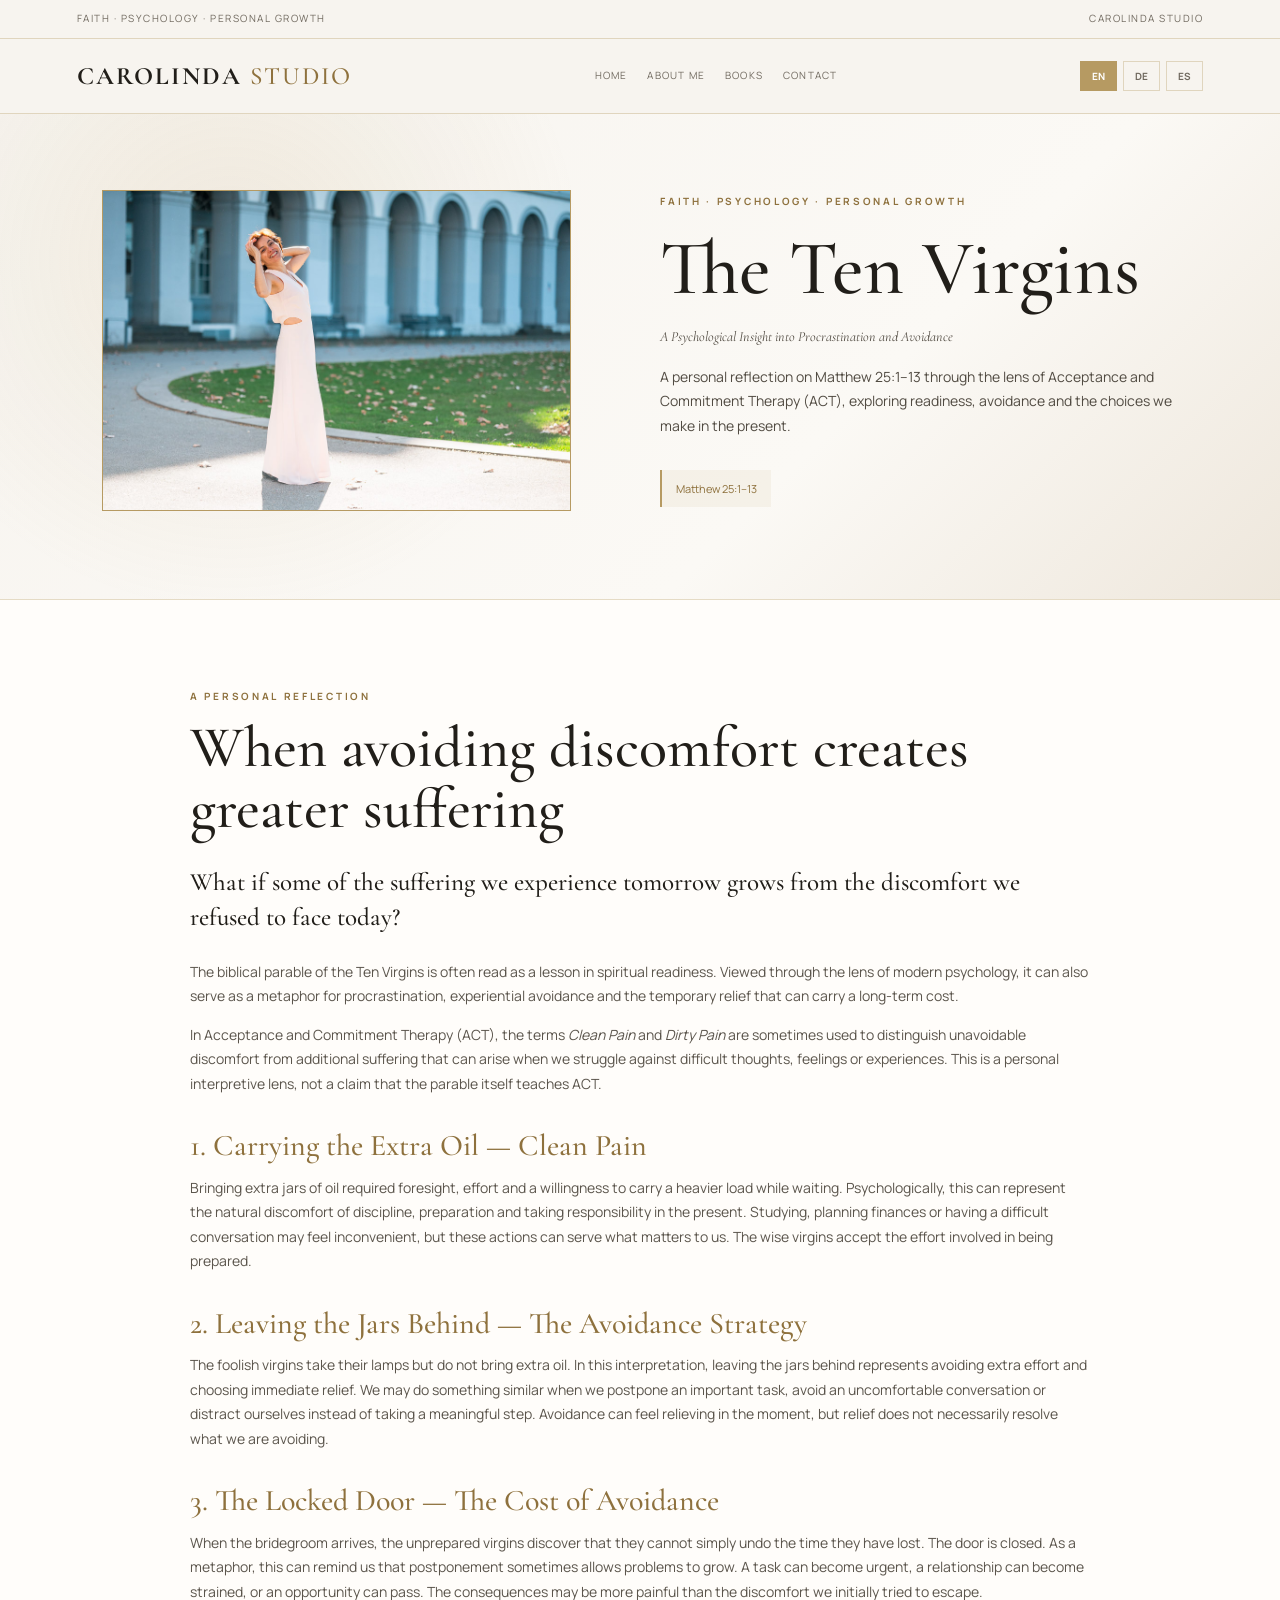
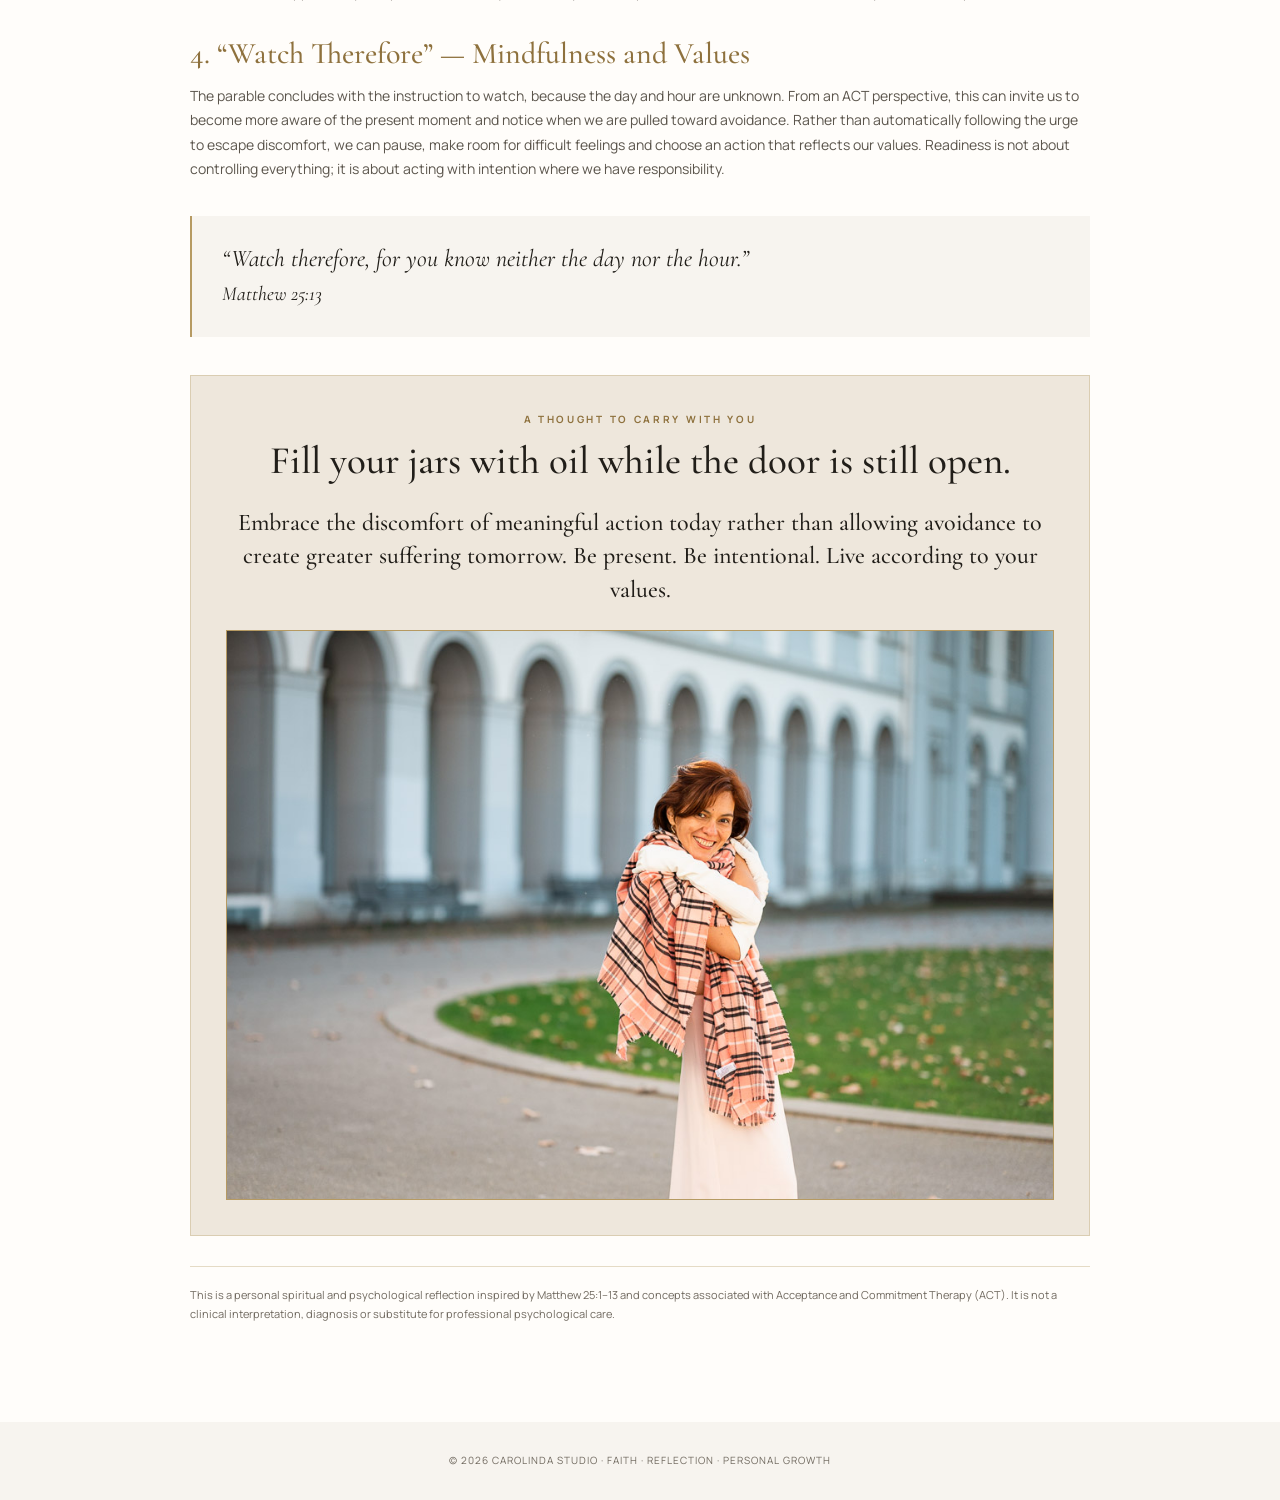
<file: faith-ten-virgins.html>
<!DOCTYPE html>
<html lang="en">
<head>
<meta charset="UTF-8"><meta name="viewport" content="width=device-width, initial-scale=1.0">
<meta name="description" content="A trilingual reflection by CAROLINDA STUDIO on the Ten Virgins, procrastination, avoidance and ACT.">
<title>Faith &amp; Reflection | CAROLINDA STUDIO</title>
<link rel="preconnect" href="https://fonts.googleapis.com"><link rel="preconnect" href="https://fonts.gstatic.com" crossorigin>
<link href="https://fonts.googleapis.com/css2?family=Cormorant+Garamond:wght@500;600;700&family=Manrope:wght@400;500;600;700&display=swap" rel="stylesheet">
<style>
:root{--bg:#f7f4ef;--paper:#fffdfa;--soft:#eee7dc;--ink:#211e19;--muted:#70695f;--gold:#b69a62;--dark:#8e713d;--line:rgba(182,154,98,.35)}*{box-sizing:border-box}html{scroll-behavior:smooth}body{margin:0;background:var(--bg);color:var(--ink);font-family:Manrope,Arial,sans-serif;line-height:1.75}a{color:inherit}.top{padding:10px 6vw;border-bottom:1px solid var(--line);display:flex;justify-content:space-between;color:var(--muted);font-size:10px;letter-spacing:.15em;text-transform:uppercase}header{padding:22px 6vw;display:flex;justify-content:space-between;align-items:center;gap:20px;border-bottom:1px solid var(--line)}.brand{font:700 25px 'Cormorant Garamond',serif;letter-spacing:.08em;text-decoration:none;white-space:nowrap}.brand span{color:var(--dark);font-weight:500}.nav{display:flex;gap:20px;flex-wrap:wrap}.nav a{text-decoration:none;color:var(--muted);font-size:10px;letter-spacing:.12em;text-transform:uppercase}.languages{display:flex;gap:6px}.languages button{border:1px solid var(--line);background:transparent;padding:7px 11px;color:var(--muted);font:700 10px Manrope;cursor:pointer}.languages button.active,.languages button:hover{background:var(--gold);border-color:var(--gold);color:white}.hero{padding:76px 8vw 88px;background:radial-gradient(circle at 18% 30%,rgba(182,154,98,.14),transparent 32%),linear-gradient(135deg,var(--bg),#fbf9f5 65%,var(--soft));display:grid;grid-template-columns:minmax(280px,.95fr) minmax(300px,1.05fr);align-items:center;gap:7vw}.image-frame{max-width:510px;width:100%;margin:auto}.image-placeholder{aspect-ratio:16/11;min-height:300px;border:1px solid var(--gold);outline:1px solid rgba(182,154,98,.35);outline-offset:8px;background:linear-gradient(145deg,rgba(255,255,255,.7),rgba(238,231,220,.9)),repeating-linear-gradient(135deg,transparent 0 20px,rgba(182,154,98,.06) 20px 21px);display:flex;align-items:center;justify-content:center;text-align:center;padding:28px;color:var(--muted)}.placeholder-inner{max-width:280px}.placeholder-mark{font:48px 'Cormorant Garamond',serif;color:var(--gold)}.placeholder-inner strong{display:block;font:600 27px 'Cormorant Garamond',serif;color:var(--dark)}.placeholder-inner small{display:block;margin-top:9px;font-size:11px}.eyebrow{font-size:10px;letter-spacing:.27em;text-transform:uppercase;font-weight:700;color:var(--dark)}h1,h2,h3{font-family:'Cormorant Garamond',serif;font-weight:500;line-height:1.05}h1{font-size:clamp(48px,6vw,78px);margin:18px 0}.subtitle{font:italic 26px 'Cormorant Garamond',serif;color:var(--muted);margin:0 0 20px}.hero p{font-size:14px;color:#514b42;max-width:620px}.scripture{display:inline-block;margin-top:18px;padding:9px 14px;border-left:2px solid var(--gold);background:rgba(182,154,98,.09);font-size:11px;color:var(--dark)}main section.content{padding:88px 8vw;background:var(--paper);border-top:1px solid var(--line)}.content-inner{max-width:900px;margin:auto}.content h2{font-size:clamp(38px,4.7vw,58px);margin:12px 0 20px}.content h3{font-size:30px;margin:34px 0 8px;color:var(--dark)}.content p{font-size:14px;color:#5b554c}.content .lead{font:500 25px/1.4 'Cormorant Garamond',serif;color:var(--ink)}.quote{margin:34px 0;padding:26px 30px;border-left:2px solid var(--gold);background:var(--bg);font:italic 24px/1.45 'Cormorant Garamond',serif}.takeaway{padding:35px;background:var(--soft);border:1px solid var(--line);text-align:center;margin-top:38px}.takeaway h2{font-size:39px}.takeaway p{font:500 24px/1.4 'Cormorant Garamond',serif;color:var(--ink)}.disclaimer{font-size:11px!important;color:var(--muted)!important;margin-top:30px;padding-top:18px;border-top:1px solid var(--line)}footer{padding:30px 6vw;text-align:center;color:var(--muted);font-size:10px;letter-spacing:.1em}[hidden]{display:none!important}@media(max-width:800px){.top{justify-content:center}.top span:last-child{display:none}header{align-items:flex-start;flex-direction:column}.nav{gap:12px 17px}.hero{grid-template-columns:1fr;padding:55px 7vw 70px}.hero-copy{text-align:center}.hero p{margin-left:auto;margin-right:auto}.image-frame{max-width:430px}.content{padding:65px 7vw!important}}
</style></head>
<body>
<div class="top"><span>Faith · Psychology · Personal Growth</span><span>CAROLINDA STUDIO</span></div>
<header><a class="brand" href="index.html">CAROLINDA <span>STUDIO</span></a><nav class="nav"><a href="index.html">Home</a><a href="index.html#about">About Me</a><a href="index.html#books">Books</a><a href="mailto:carolindastudio@gmail.com">Contact</a></nav><div class="languages"><button class="active" data-lang="en">EN</button><button data-lang="de">DE</button><button data-lang="es">ES</button></div></header>
<main><section class="hero"><div class="image-frame">
<!-- IMAGE PLACEHOLDER: Save your chosen illustration in this folder as ten-virgins.jpg. Replace the div below with: -->


<img src=".\images\one-virgin.jpg" alt="The parable of the Ten Virgins" 
style="display:block;width:100%;aspect-ratio:16/11;object-fit:cover;border:1px solid var(--gold);">

<!-- 
<div class="image-placeholder"><div class="placeholder-inner"><div class="placeholder-mark">✧
</div><strong data-i18n="placeholderTitle">Image placeholder</strong>
<small data-i18n="placeholderText">Replace this area with your chosen illustration of the Ten Virgins.</small>
</div>
</div>
-->
</div>

<div class="hero-copy"><div class="eyebrow" data-i18n="eyebrow">Faith · Psychology · Personal Growth</div><h1 data-i18n="title">The Ten Virgins</h1><p class="subtitle" data-i18n="subtitle">A Psychological Insight into Procrastination and Avoidance</p><p data-i18n="intro">A personal reflection on Matthew 25:1–13 through the lens of Acceptance and Commitment Therapy (ACT), exploring readiness, avoidance and the choices we make in the present.</p><div class="scripture" data-i18n="reference">Matthew 25:1–13</div></div></section>
<section class="content">

<div class="content-inner" data-lang-content="en"><div class="eyebrow">A personal reflection</div><h2>When avoiding discomfort creates greater suffering</h2><p class="lead">What if some of the suffering we experience tomorrow grows from the discomfort we refused to face today?</p><p>The biblical parable of the Ten Virgins is often read as a lesson in spiritual readiness. Viewed through the lens of modern psychology, it can also serve as a metaphor for procrastination, experiential avoidance and the temporary relief that can carry a long-term cost.</p><p>In Acceptance and Commitment Therapy (ACT), the terms <em>Clean Pain</em> and <em>Dirty Pain</em> are sometimes used to distinguish unavoidable discomfort from additional suffering that can arise when we struggle against difficult thoughts, feelings or experiences. This is a personal interpretive lens, not a claim that the parable itself teaches ACT.</p><h3>1. Carrying the Extra Oil — Clean Pain</h3><p>Bringing extra jars of oil required foresight, effort and a willingness to carry a heavier load while waiting. Psychologically, this can represent the natural discomfort of discipline, preparation and taking responsibility in the present. Studying, planning finances or having a difficult conversation may feel inconvenient, but these actions can serve what matters to us. The wise virgins accept the effort involved in being prepared.</p><h3>2. Leaving the Jars Behind — The Avoidance Strategy</h3><p>The foolish virgins take their lamps but do not bring extra oil. In this interpretation, leaving the jars behind represents avoiding extra effort and choosing immediate relief. We may do something similar when we postpone an important task, avoid an uncomfortable conversation or distract ourselves instead of taking a meaningful step. Avoidance can feel relieving in the moment, but relief does not necessarily resolve what we are avoiding.</p><h3>3. The Locked Door — The Cost of Avoidance</h3><p>When the bridegroom arrives, the unprepared virgins discover that they cannot simply undo the time they have lost. The door is closed. As a metaphor, this can remind us that postponement sometimes allows problems to grow. A task can become urgent, a relationship can become strained, or an opportunity can pass. The consequences may be more painful than the discomfort we initially tried to escape.</p><h3>4. “Watch Therefore” — Mindfulness and Values</h3><p>The parable concludes with the instruction to watch, because the day and hour are unknown. From an ACT perspective, this can invite us to become more aware of the present moment and notice when we are pulled toward avoidance. Rather than automatically following the urge to escape discomfort, we can pause, make room for difficult feelings and choose an action that reflects our values. Readiness is not about controlling everything; it is about acting with intention where we have responsibility.</p><div class="quote">“Watch therefore, for you know neither the day nor the hour.”<br><small>Matthew 25:13</small></div><div class="takeaway"><div class="eyebrow">A thought to carry with you</div><h2>Fill your jars with oil while the door is still open.</h2><p>Embrace the discomfort of meaningful action today rather than allowing avoidance to create greater suffering tomorrow. Be present. Be intentional. Live according to your values.</p>

<img src=".\images\ten-virgins.jpg" alt="The parable of the Ten Virgins" 
style="display:block;width:100%;aspect-ratio:16/11;object-fit:cover;border:1px solid var(--gold);">

</div>

<p class="disclaimer">This is a personal spiritual and psychological reflection inspired by Matthew 25:1–13 and concepts associated with Acceptance and Commitment Therapy (ACT). It is not a clinical interpretation, diagnosis or substitute for professional psychological care.</p></div>




<div class="content-inner" data-lang-content="de" hidden><div class="eyebrow">Eine persönliche Auslegung</div><h2>Wenn das Vermeiden von Unbehagen größeres Leid schafft</h2><p class="lead">Was wäre, wenn ein Teil unseres morgigen Leidens aus dem Unbehagen entsteht, dem wir heute nicht begegnen wollten?</p><p>Das biblische Gleichnis von den zehn Jungfrauen wird häufig als eine Lehre über geistliche Wachsamkeit verstanden. Aus der Perspektive der modernen Psychologie kann es zugleich als Bild für Aufschieben, erlebnisbezogene Vermeidung und kurzfristige Erleichterung dienen, die langfristige Kosten haben kann.</p><p>In der Akzeptanz- und Commitment-Therapie (ACT) werden die Begriffe <em>Clean Pain</em> und <em>Dirty Pain</em> mitunter verwendet, um unvermeidbares Unbehagen von zusätzlichem Leid zu unterscheiden, das entstehen kann, wenn wir gegen schwierige Gedanken, Gefühle oder Erfahrungen ankämpfen. Dies ist eine persönliche Deutung und keine Behauptung, dass das Gleichnis selbst ACT vermitteln wollte.</p><h3>1. Das zusätzliche Öl — Clean Pain</h3><p>Zusätzliche Ölkrüge mitzunehmen erforderte Voraussicht, Anstrengung und die Bereitschaft, während des Wartens eine schwerere Last zu tragen. Psychologisch kann dies für das natürliche Unbehagen stehen, das mit Disziplin, Vorbereitung und Verantwortung im gegenwärtigen Moment verbunden ist. Lernen, finanzielle Planung oder ein schwieriges Gespräch können unbequem sein und dennoch unseren wichtigen Werten dienen. Die klugen Jungfrauen nehmen die Mühe der Vorbereitung an.</p><h3>2. Die zurückgelassenen Krüge — Die Strategie der Vermeidung</h3><p>Die törichten Jungfrauen nehmen ihre Lampen mit, aber kein zusätzliches Öl. In dieser Deutung steht das Zurücklassen der Krüge dafür, den zusätzlichen Aufwand zu vermeiden und die unmittelbare Erleichterung zu wählen. Ähnlich handeln wir, wenn wir eine wichtige Aufgabe verschieben, einem unangenehmen Gespräch ausweichen oder uns ablenken, statt einen bedeutsamen Schritt zu tun. Vermeidung kann sich erleichternd anfühlen, löst aber nicht unbedingt das Problem.</p><h3>3. Die verschlossene Tür — Der Preis der Vermeidung</h3><p>Als der Bräutigam kommt, erkennen die unvorbereiteten Jungfrauen, dass sie die verlorene Zeit nicht einfach zurückholen können. Die Tür ist verschlossen. Als Bild kann uns dies daran erinnern, dass Aufschieben Probleme wachsen lässt. Eine Aufgabe wird dringend, eine Beziehung belastet oder eine Gelegenheit verstreicht. Die Folgen können schmerzhafter sein als das Unbehagen, dem wir ursprünglich ausweichen wollten.</p><h3>4. „Darum wachet“ — Achtsamkeit und Werte</h3><p>Das Gleichnis endet mit der Aufforderung, wachsam zu sein, weil Tag und Stunde unbekannt sind. Aus der Perspektive von ACT kann dies dazu einladen, den gegenwärtigen Moment bewusster wahrzunehmen und zu erkennen, wann wir zur Vermeidung neigen. Statt dem Impuls, Unbehagen zu entkommen, automatisch zu folgen, können wir innehalten, schwierigen Gefühlen Raum geben und eine Handlung wählen, die unseren Werten entspricht.</p><div class="quote">„Darum wachet! Denn ihr wisst weder Tag noch Stunde.“<br><small>Matthäus 25,13</small></div><div class="takeaway"><div class="eyebrow">Ein Gedanke zum Mitnehmen</div><h2>Fülle deine Krüge mit Öl, solange die Tür noch offen ist.</h2><p>Nimm heute das Unbehagen sinnvoller Schritte an, statt morgen möglicherweise einen höheren Preis für Vermeidung zu zahlen. Sei präsent. Handle bewusst. Lebe nach deinen Werten.</p>

<img src=".\images\ten-virgins.jpg" alt="The parable of the Ten Virgins" 
style="display:block;width:100%;aspect-ratio:16/11;object-fit:cover;border:1px solid var(--gold);">

</div><p class="disclaimer">Dies ist eine persönliche geistliche und psychologische Betrachtung zu Matthäus 25,1–13 und Konzepten der Akzeptanz- und Commitment-Therapie (ACT). Sie ist keine klinische Auslegung, Diagnose oder ein Ersatz für professionelle psychologische Unterstützung.</p></div>


<div class="content-inner" data-lang-content="es" hidden><div class="eyebrow">Una reflexión personal</div><h2>Cuando evitar el malestar genera un sufrimiento mayor</h2><p class="lead">¿Y si parte del sufrimiento de mañana nace del malestar que hoy no quisimos afrontar?</p><p>La parábola bíblica de las diez vírgenes suele interpretarse como una enseñanza sobre la preparación espiritual. Desde la perspectiva de la psicología moderna, también puede servir como metáfora de la procrastinación, la evitación experiencial y el alivio momentáneo que puede tener un coste a largo plazo.</p><p>En la Terapia de Aceptación y Compromiso (ACT), a veces se utilizan los términos <em>Clean Pain</em> y <em>Dirty Pain</em> para distinguir el malestar inevitable del sufrimiento adicional que puede surgir cuando luchamos contra pensamientos, emociones o experiencias difíciles. Esta lectura es una interpretación personal, no una afirmación de que la parábola enseñe explícitamente la teoría ACT.</p><h3>1. Llevar aceite extra — Clean Pain</h3><p>Llevar recipientes adicionales de aceite requería previsión, esfuerzo y la disposición de cargar con más peso durante la espera. Desde la psicología, esto puede representar el malestar natural de la disciplina, la preparación y la responsabilidad en el presente. Estudiar, planificar las finanzas o mantener una conversación difícil puede resultar incómodo, pero estas acciones pueden estar al servicio de nuestros valores. Las vírgenes prudentes aceptan el esfuerzo que implica estar preparadas.</p><h3>2. Dejar los recipientes atrás — La estrategia de evitación</h3><p>Las vírgenes insensatas llevan sus lámparas, pero no llevan aceite adicional. En esta interpretación, dejar los recipientes representa evitar el esfuerzo extra y elegir el alivio inmediato. Algo parecido ocurre cuando aplazamos una tarea importante, evitamos una conversación incómoda o nos distraemos en lugar de dar un paso significativo. La evitación puede aliviar en el momento, pero no necesariamente resuelve aquello que estamos evitando.</p><h3>3. La puerta cerrada — El coste de la evitación</h3><p>Cuando llega el novio, las vírgenes que no estaban preparadas descubren que no pueden recuperar el tiempo perdido. La puerta está cerrada. Como metáfora, esto nos recuerda que posponer las cosas a veces permite que los problemas crezcan. Una tarea puede convertirse en una urgencia, una relación puede deteriorarse o una oportunidad puede desaparecer. Las consecuencias pueden ser más dolorosas que el malestar que intentamos evitar al principio.</p><h3>4. «Velad, pues» — Atención plena y valores</h3><p>La parábola concluye con la invitación a permanecer vigilantes, porque no sabemos el día ni la hora. Desde la perspectiva de ACT, esto puede invitarnos a prestar atención al momento presente y reconocer cuándo sentimos el impulso de evitar algo. En lugar de seguir automáticamente el impulso de escapar del malestar, podemos hacer una pausa, dar espacio a las emociones difíciles y elegir una acción coherente con nuestros valores.</p><div class="quote">«Velad, pues, porque no sabéis el día ni la hora».<br><small>Mateo 25:13</small></div><div class="takeaway"><div class="eyebrow">Una idea para llevar contigo</div><h2>Llena tus vasijas de aceite mientras la puerta siga abierta.</h2><p>Acepta hoy la incomodidad de actuar con sentido, en lugar de permitir que la evitación genere un sufrimiento mayor mañana. Vive el presente. Actúa con intención. Vive de acuerdo con tus valores.</p>
<img src=".\images\ten-virgins.jpg" alt="The parable of the Ten Virgins" 
style="display:block;width:100%;aspect-ratio:16/11;object-fit:cover;border:1px solid var(--gold);">

</div>

<p class="disclaimer">Esta es una reflexión espiritual y psicológica personal inspirada en Mateo 25:1–13 y en conceptos relacionados con la Terapia de Aceptación y Compromiso (ACT). No constituye una interpretación clínica, un diagnóstico ni sustituye la atención psicológica profesional.</p></div>


</section></main><footer>© 2026 CAROLINDA STUDIO · FAITH · REFLECTION · PERSONAL GROWTH</footer>
<script>
const labels={en:{placeholderTitle:'Image placeholder',placeholderText:'Replace this area with your chosen illustration of the Ten Virgins.',eyebrow:'Faith · Psychology · Personal Growth',title:'The Ten Virgins',subtitle:'A Psychological Insight into Procrastination and Avoidance',intro:'A personal reflection on Matthew 25:1–13 through the lens of Acceptance and Commitment Therapy (ACT), exploring readiness, avoidance and the choices we make in the present.',reference:'Matthew 25:1–13'},de:{placeholderTitle:'Bildplatzhalter',placeholderText:'Ersetze diesen Bereich durch deine gewünschte Illustration der zehn Jungfrauen.',eyebrow:'Glaube · Psychologie · Persönliche Entwicklung',title:'Die zehn Jungfrauen',subtitle:'Ein psychologischer Blick auf Aufschieben und Vermeidung',intro:'Eine persönliche Betrachtung von Matthäus 25,1–13 aus der Perspektive der Akzeptanz- und Commitment-Therapie (ACT) – über Bereitschaft, Vermeidung und Entscheidungen im Hier und Jetzt.',reference:'Matthäus 25,1–13'},es:{placeholderTitle:'Espacio para la imagen',placeholderText:'Sustituye este espacio por la ilustración que elijas de las diez vírgenes.',eyebrow:'Fe · Psicología · Crecimiento personal',title:'Las diez vírgenes',subtitle:'Una mirada psicológica a la procrastinación y la evitación',intro:'Una reflexión personal sobre Mateo 25:1–13 desde la perspectiva de la Terapia de Aceptación y Compromiso (ACT), explorando la preparación, la evitación y las decisiones que tomamos en el presente.',reference:'Mateo 25:1–13'}};
function setLanguage(lang){document.documentElement.lang=lang;document.querySelectorAll('[data-lang-content]').forEach(el=>el.hidden=el.dataset.langContent!==lang);document.querySelectorAll('[data-i18n]').forEach(el=>{const key=el.dataset.i18n;el.textContent=labels[lang][key]});document.querySelectorAll('[data-lang]').forEach(btn=>btn.classList.toggle('active',btn.dataset.lang===lang))}document.querySelectorAll('[data-lang]').forEach(btn=>btn.addEventListener('click',()=>setLanguage(btn.dataset.lang)));setLanguage('en');
</script></body></html>
</file>
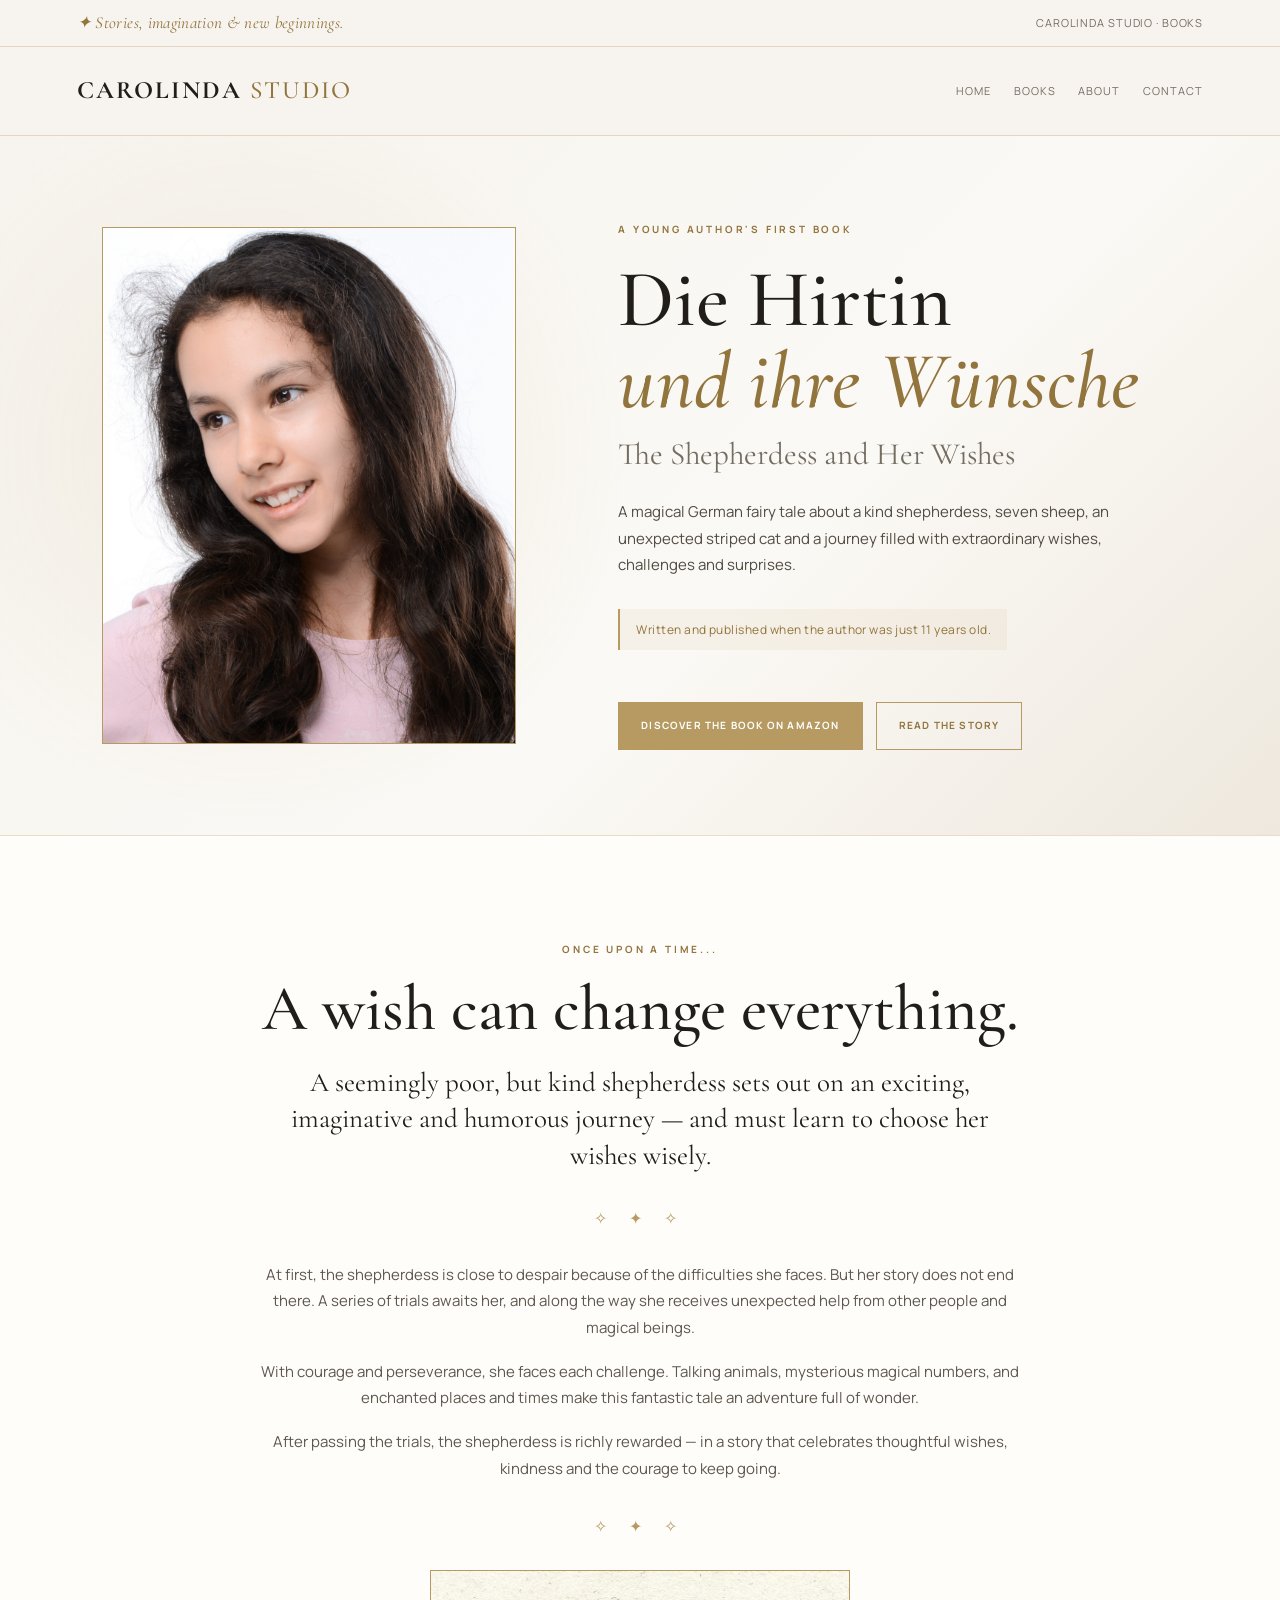
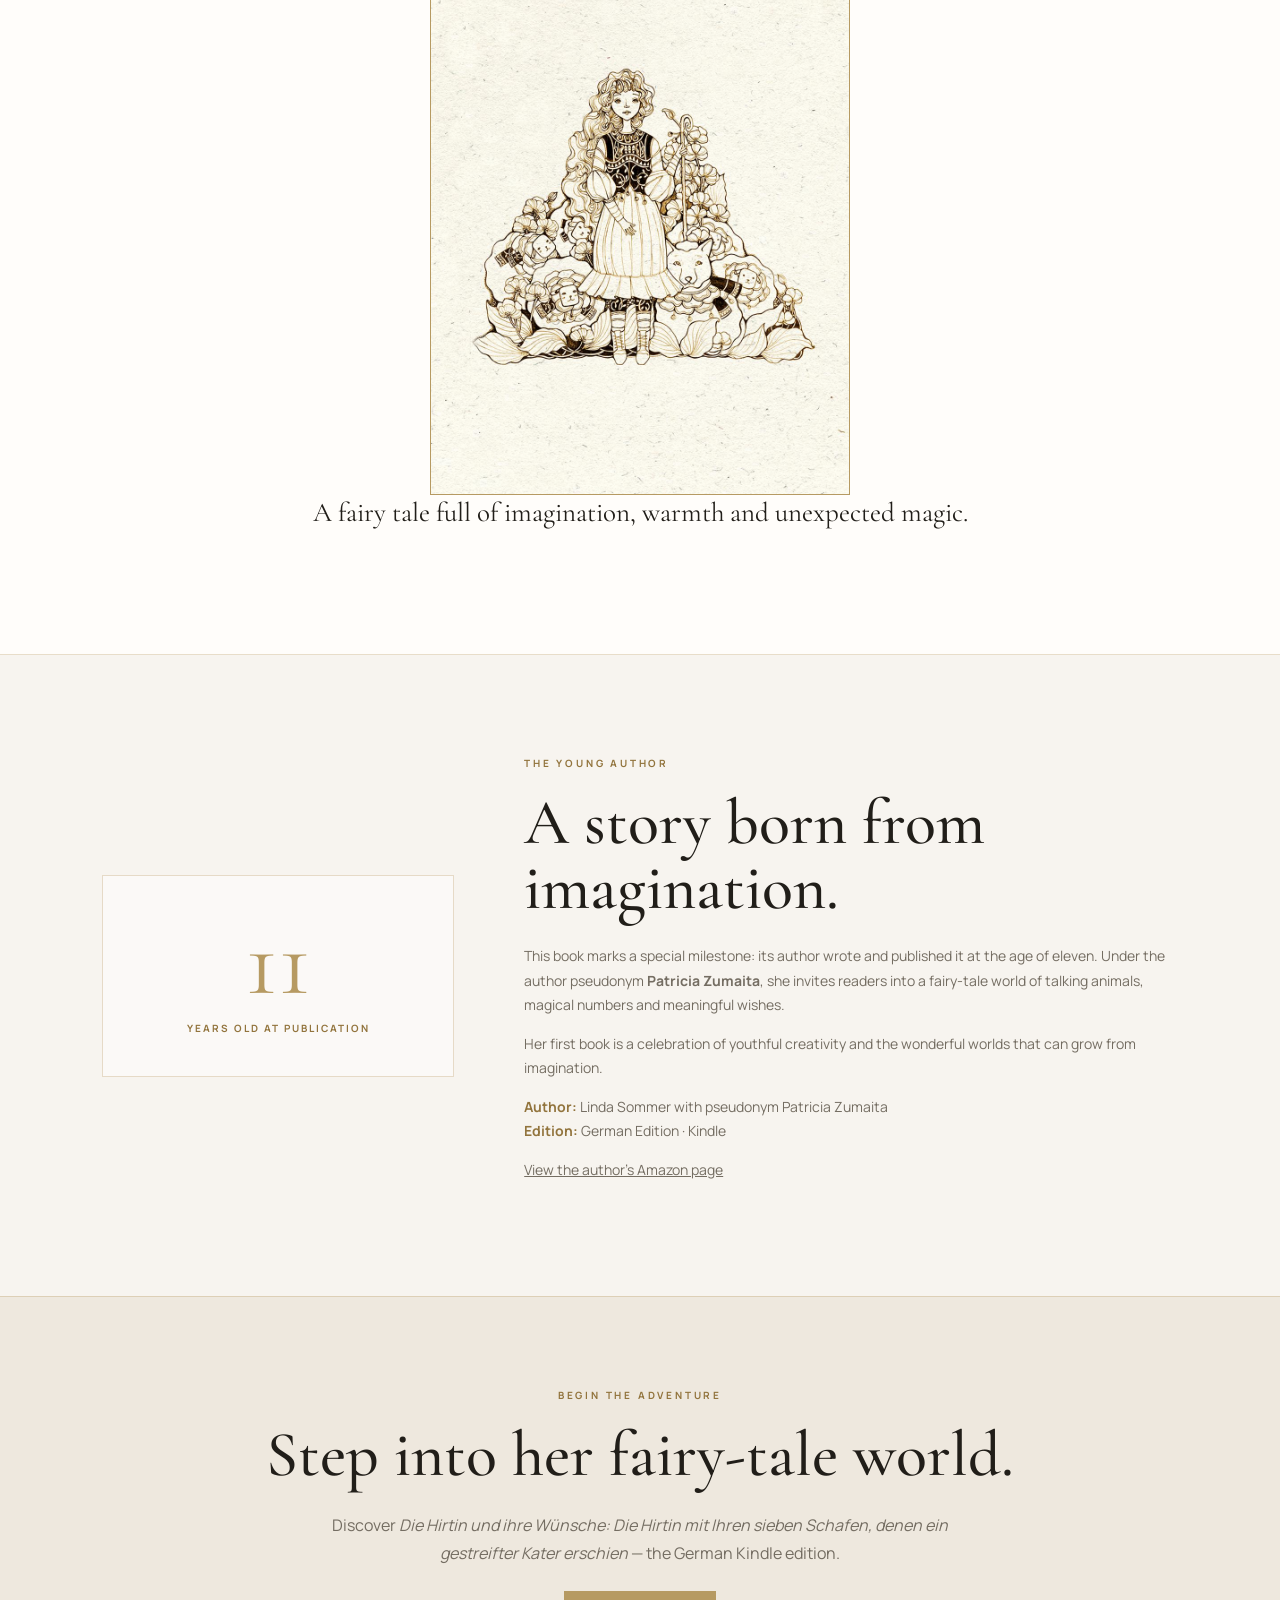
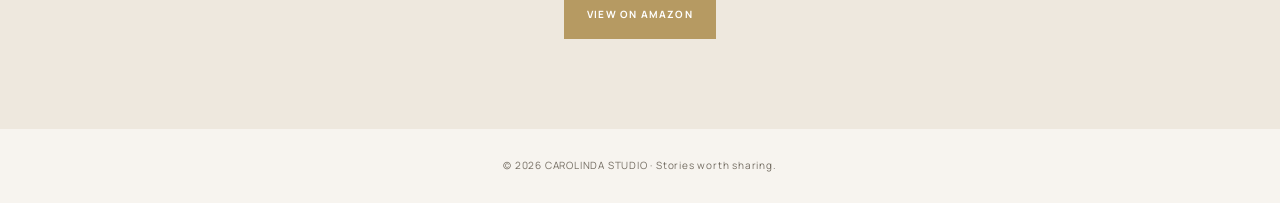
<file: my-daughters-book.html>
<!DOCTYPE html>
<html lang="en">
<head>
  <meta charset="UTF-8">
  <meta name="viewport" content="width=device-width, initial-scale=1.0">
  <meta name="description" content="Discover Die Hirtin und ihre Wünsche, a magical German fairy tale written by Patricia Zumaita and published when its young author was just 11 years old.">
  <meta name="theme-color" content="#f7f4ef">
  <title>Die Hirtin und ihre Wünsche | CAROLINDA STUDIO</title>
  <link rel="preconnect" href="https://fonts.googleapis.com">
  <link rel="preconnect" href="https://fonts.gstatic.com" crossorigin>
  <link href="https://fonts.googleapis.com/css2?family=Cormorant+Garamond:wght@500;600;700&family=Manrope:wght@400;500;600;700&display=swap" rel="stylesheet">
  <style>
    :root{--bg:#f7f4ef;--bg-soft:#eee8de;--ink:#211e19;--muted:#746d62;--gold:#b69a62;--gold-dark:#92743d;--line:rgba(182,154,98,.32);--white:#fffdfa}
    *{box-sizing:border-box}html{scroll-behavior:smooth}body{margin:0;background:var(--bg);color:var(--ink);font-family:Manrope,sans-serif;line-height:1.75}a{color:inherit}
    .topbar{min-height:42px;padding:8px 6vw;display:flex;align-items:center;justify-content:space-between;gap:18px;color:var(--muted);font-size:11px;letter-spacing:.08em;border-bottom:1px solid var(--line)}
    .motto{color:var(--gold-dark);font-family:'Cormorant Garamond',serif;font-size:17px;font-style:italic;letter-spacing:.02em}
    .nav{padding:22px 6vw;display:flex;align-items:center;justify-content:space-between;gap:24px;border-bottom:1px solid var(--line)}.logo{text-decoration:none;font-family:'Cormorant Garamond',serif;font-size:25px;font-weight:700;letter-spacing:.08em;white-space:nowrap}.logo span{color:var(--gold-dark);font-weight:500}
    .menu{display:flex;flex-wrap:wrap;gap:22px;justify-content:flex-end}.menu a{text-decoration:none;font-size:11px;letter-spacing:.1em;text-transform:uppercase;color:var(--muted)}.menu a:hover{color:var(--gold-dark)}
    .hero{min-height:650px;padding:85px 8vw;display:grid;grid-template-columns:minmax(260px,.85fr) minmax(320px,1.15fr);align-items:center;gap:clamp(45px,8vw,120px);background:radial-gradient(circle at 20% 45%,rgba(182,154,98,.13),transparent 34%),linear-gradient(135deg,var(--bg),#fbf9f5 60%,var(--bg-soft))}
    .portrait-wrap{max-width:420px;width:100%;margin:0 auto}.portrait-placeholder{min-height:500px;aspect-ratio:4/5;border:1px solid rgba(182,154,98,.7);outline:1px solid rgba(182,154,98,.3);outline-offset:9px;background:linear-gradient(145deg,rgba(255,255,255,.55),rgba(238,232,222,.8)),repeating-linear-gradient(135deg,transparent 0 18px,rgba(182,154,98,.045) 18px 19px);display:flex;align-items:center;justify-content:center;text-align:center;padding:30px;color:var(--muted)}
    .portrait-placeholder .inner{max-width:260px}.portrait-placeholder .symbol{display:block;color:var(--gold);font-size:38px;margin-bottom:16px}.portrait-placeholder strong{display:block;color:var(--gold-dark);font-family:'Cormorant Garamond',serif;font-size:28px;font-weight:600}.portrait-placeholder small{display:block;margin-top:8px;font-size:11px;line-height:1.7}
    .eyebrow{color:var(--gold-dark);font-size:10px;font-weight:700;letter-spacing:.28em;text-transform:uppercase}h1,h2{font-family:'Cormorant Garamond',serif;font-weight:500;line-height:1.02}h1{margin:20px 0 12px;font-size:clamp(48px,6.3vw,82px)}.subtitle{margin:0 0 26px;color:var(--muted);font-family:'Cormorant Garamond',serif;font-size:clamp(23px,2.5vw,31px);line-height:1.25}.intro{max-width:650px;font-size:15px;color:#514b42}
    .author-note{display:inline-block;margin:16px 0 26px;padding:10px 16px;border-left:2px solid var(--gold);background:rgba(182,154,98,.09);color:var(--gold-dark);font-size:12px;letter-spacing:.04em}.buttons{display:flex;flex-wrap:wrap;gap:13px;margin-top:26px}.btn{display:inline-flex;min-height:48px;align-items:center;justify-content:center;padding:12px 22px;border:1px solid var(--gold);text-decoration:none;font-size:10px;font-weight:700;letter-spacing:.12em;text-transform:uppercase;transition:.2s ease}.btn.gold{background:var(--gold);color:white}.btn.gold:hover{background:var(--gold-dark);border-color:var(--gold-dark)}.btn.outline{color:var(--gold-dark)}.btn.outline:hover{background:rgba(182,154,98,.1)}
    .story{padding:105px 8vw;text-align:center;background:var(--white);border-block:1px solid var(--line)}.story-inner{max-width:850px;margin:auto}.story h2,.about h2,.amazon h2{margin:17px 0 24px;font-size:clamp(42px,5vw,64px)}.story p{max-width:760px;margin:0 auto 18px;color:#5e574e;font-size:15px}.story .lead{color:var(--ink);font-family:'Cormorant Garamond',serif;font-size:27px;line-height:1.35}.ornament{margin:30px 0;color:var(--gold);letter-spacing:.6em}
    .about{padding:100px 8vw;display:grid;grid-template-columns:.7fr 1.3fr;gap:70px;align-items:center}.age-card{padding:36px 25px;border:1px solid var(--line);text-align:center;background:rgba(255,255,255,.45)}.age-card .number{display:block;color:var(--gold);font-family:'Cormorant Garamond',serif;font-size:100px;line-height:1}.age-card .label{color:var(--gold-dark);font-size:10px;font-weight:700;letter-spacing:.2em;text-transform:uppercase}.about p{color:var(--muted);font-size:14px}
    .amazon{padding:90px 8vw;text-align:center;background:var(--bg-soft);border-top:1px solid var(--line)}.amazon p{max-width:650px;margin:0 auto 24px;color:var(--muted)}footer{padding:28px 6vw;text-align:center;color:var(--muted);font-size:10px;letter-spacing:.08em}
    @media(max-width:800px){.topbar{justify-content:center;text-align:center}.topbar>div:last-child{display:none}.nav{align-items:flex-start;flex-direction:column}.menu{justify-content:flex-start;gap:12px 18px}.hero{grid-template-columns:1fr;padding:60px 7vw 75px;gap:55px}.portrait-wrap{max-width:330px}.portrait-placeholder{min-height:400px}.hero-copy{text-align:center}.buttons{justify-content:center}.about{grid-template-columns:1fr;gap:35px;padding:75px 7vw}.age-card{max-width:330px;width:100%;margin:auto}.story,.amazon{padding:75px 7vw}}
  </style>
</head>
<body>
  <div class="topbar"><div class="motto">✦ Stories, imagination &amp; new beginnings.</div><div>CAROLINDA STUDIO · BOOKS</div></div>
  <header class="nav">
    <a class="logo" href="index.html">CAROLINDA <span>STUDIO</span></a>
    <nav class="menu" aria-label="Main navigation"><a href="index.html">Home</a><a href="index.html#books">Books</a><a href="index.html#about">About</a><a href="mailto:carolindastudio@gmail.com">Contact</a></nav>
  </header>
  <main>
    <section class="hero">
      <div class="portrait-wrap">
        <!-- Linda as author photo. Save it as images/young-author.jpg and replace this div with:         -->

        <img src="images/young-author.jpg" alt="Portrait of the author" style="display:block;width:100%;aspect-ratio:4/5;object-fit:cover;border:1px solid var(--gold);">

        <!-- Replace this placeholder with an approved author photo. Save it as images/young-author.jpg and replace this div with:
        <div class="portrait-placeholder"><div class="inner"><span class="symbol">✧</span><strong>Author Portrait</strong><small>Image placeholder<br>Replace with a photograph of the author</small></div></div>       -->	  

      </div>
	  
      <div class="hero-copy">
        <div class="eyebrow">A Young Author's First Book</div>
        <h1>Die Hirtin<br><em style="color:var(--gold-dark)">und ihre Wünsche</em></h1>
        <p class="subtitle">The Shepherdess and Her Wishes</p>
        <p class="intro">A magical German fairy tale about a kind shepherdess, seven sheep, an unexpected striped cat and a journey filled with extraordinary wishes, challenges and surprises.</p>
        <div class="author-note">Written and published when the author was just 11 years old.</div>
        <div class="buttons"><a class="btn gold" href="https://www.amazon.com/dp/B0B25L4P4V" target="_blank" rel="noopener noreferrer">Discover the book on Amazon</a><a class="btn outline" href="#story">Read the story</a></div>
      </div>
    </section>
    <section class="story" id="story"><div class="story-inner">
		
      <div class="eyebrow">Once Upon a Time...</div><h2>A wish can change everything.</h2>
      <p class="lead">A seemingly poor, but kind shepherdess sets out on an exciting, imaginative and humorous journey — and must learn to choose her wishes wisely.</p>
      <div class="ornament">✧ ✦ ✧</div>
      <p>At first, the shepherdess is close to despair because of the difficulties she faces. But her story does not end there. A series of trials awaits her, and along the way she receives unexpected help from other people and magical beings.</p>
      <p>With courage and perseverance, she faces each challenge. Talking animals, mysterious magical numbers, and enchanted places and times make this fantastic tale an adventure full of wonder.</p>
      <p>After passing the trials, the shepherdess is richly rewarded — in a story that celebrates thoughtful wishes, kindness and the courage to keep going.</p>
      <div class="ornament">✧ ✦ ✧</div>
	  
<div class="portrait-wrap">
  <img
    src="images/shepherdess.jpg"
    alt="The Shepherdess and Her Seven Sheep – A Magical Fairy Tale"
    style="display:block;width:100%;aspect-ratio:4/5;
    object-fit:cover;border:1px solid var(--gold);"
  >
</div>

	  
	  
	  <p class="lead">A fairy tale full of imagination, warmth and unexpected magic.</p>
    </div>

	
	
	
	</section>
    <section class="about">
      <div class="age-card"><span class="number">11</span><span class="label">Years old at publication</span></div>
      <div><div class="eyebrow">The Young Author</div><h2>A story born from imagination.</h2>
        <p>This book marks a special milestone: its author wrote and published it at the age of eleven. Under the author pseudonym <strong>Patricia Zumaita</strong>, she invites readers into a fairy-tale world of talking animals, magical numbers and meaningful wishes.</p>
        <p>Her first book is a celebration of youthful creativity and the wonderful worlds that can grow from imagination.</p>
        <p><span style="color:var(--gold-dark);font-weight:700">Author:</span> Linda Sommer with pseudonym Patricia Zumaita<br><span style="color:var(--gold-dark);font-weight:700">Edition:</span> German Edition · Kindle</p>
        <p><a href="https://www.amazon.com/Patricia-Zumaita/e/B0HPCSRYH8/ref=dp_byline_cont_ebooks_1" target="_blank" rel="noopener noreferrer">View the author's Amazon page</a></p>
      </div>
    </section>
    <section class="amazon"><div class="eyebrow">Begin the adventure</div><h2>Step into her fairy-tale world.</h2>
      <p>Discover <em>Die Hirtin und ihre Wünsche: Die Hirtin mit Ihren sieben Schafen, denen ein gestreifter Kater erschien</em> — the German Kindle edition.</p>
      <a class="btn gold" href="https://www.amazon.com/dp/B0B25L4P4V" target="_blank" rel="noopener noreferrer">View on Amazon</a>
    </section>
  </main>
  <footer>© 2026 CAROLINDA STUDIO · Stories worth sharing.</footer>
</body>
</html>
</file>
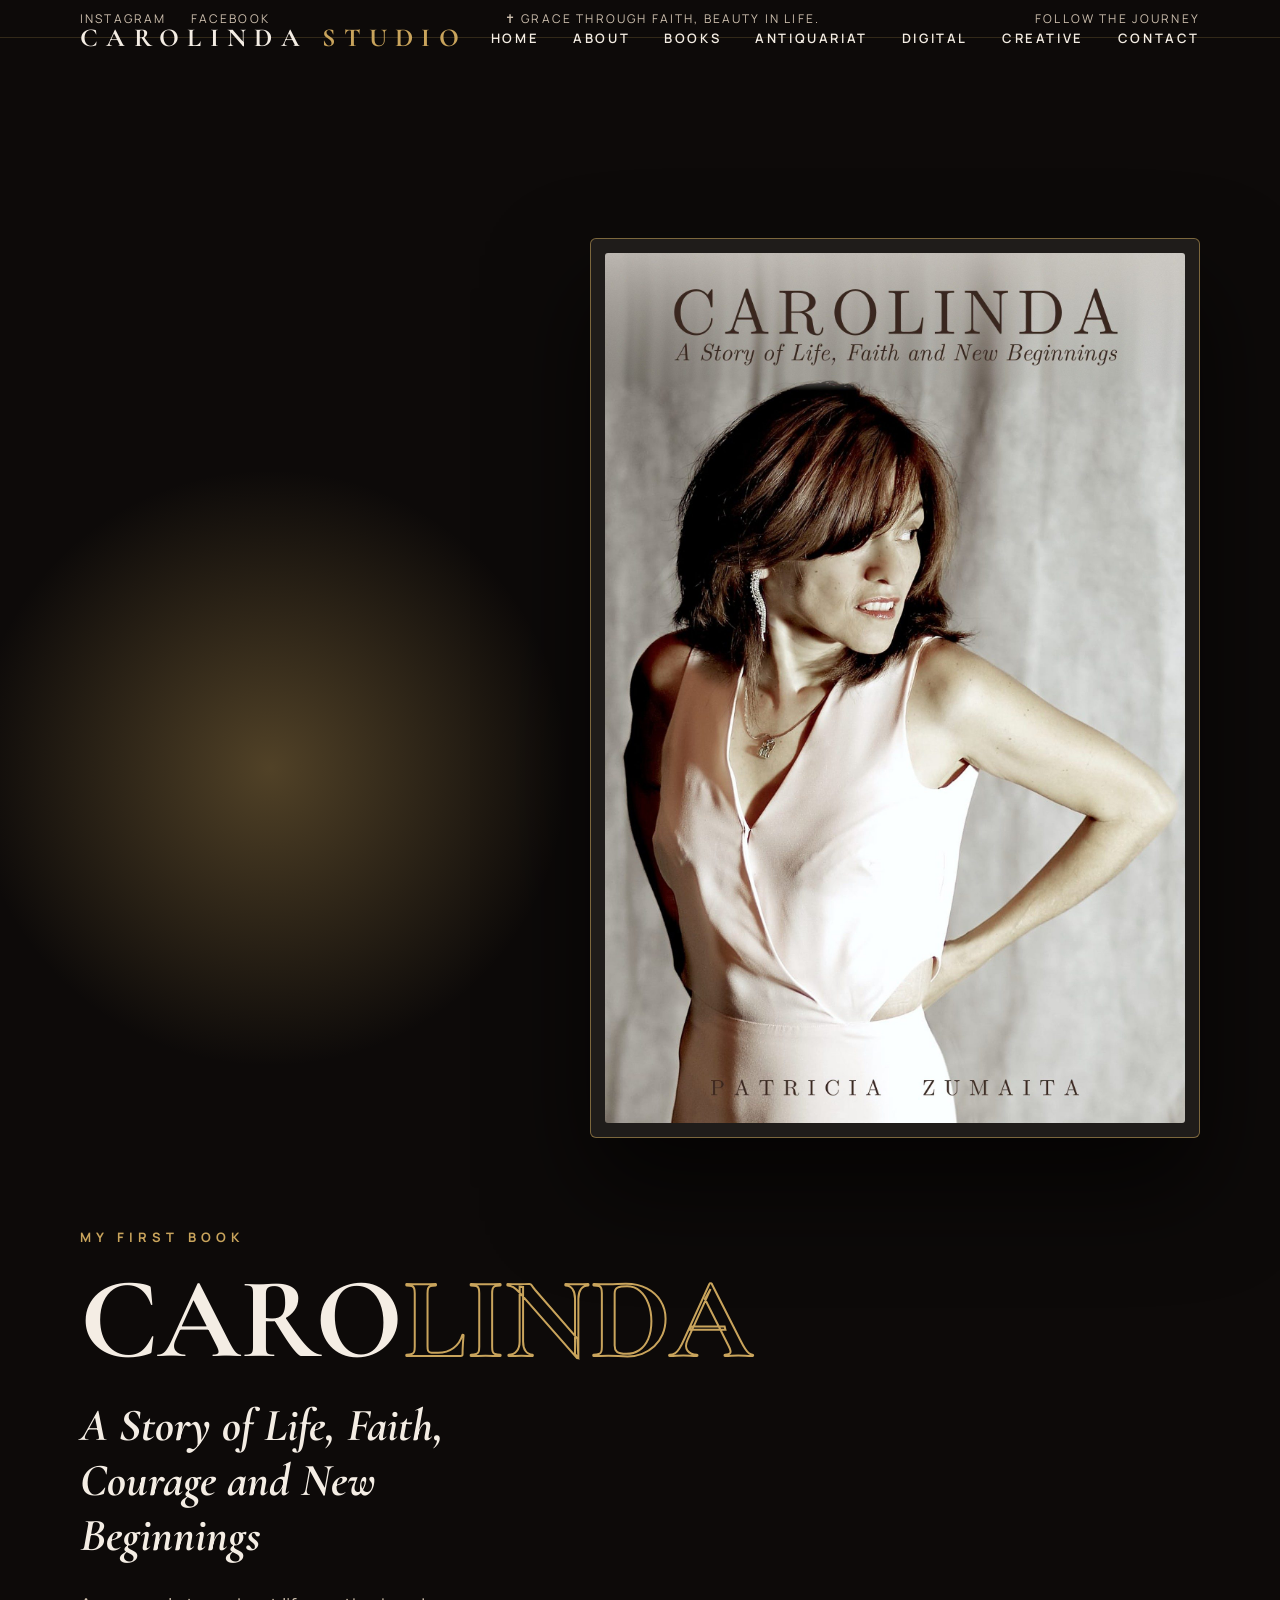
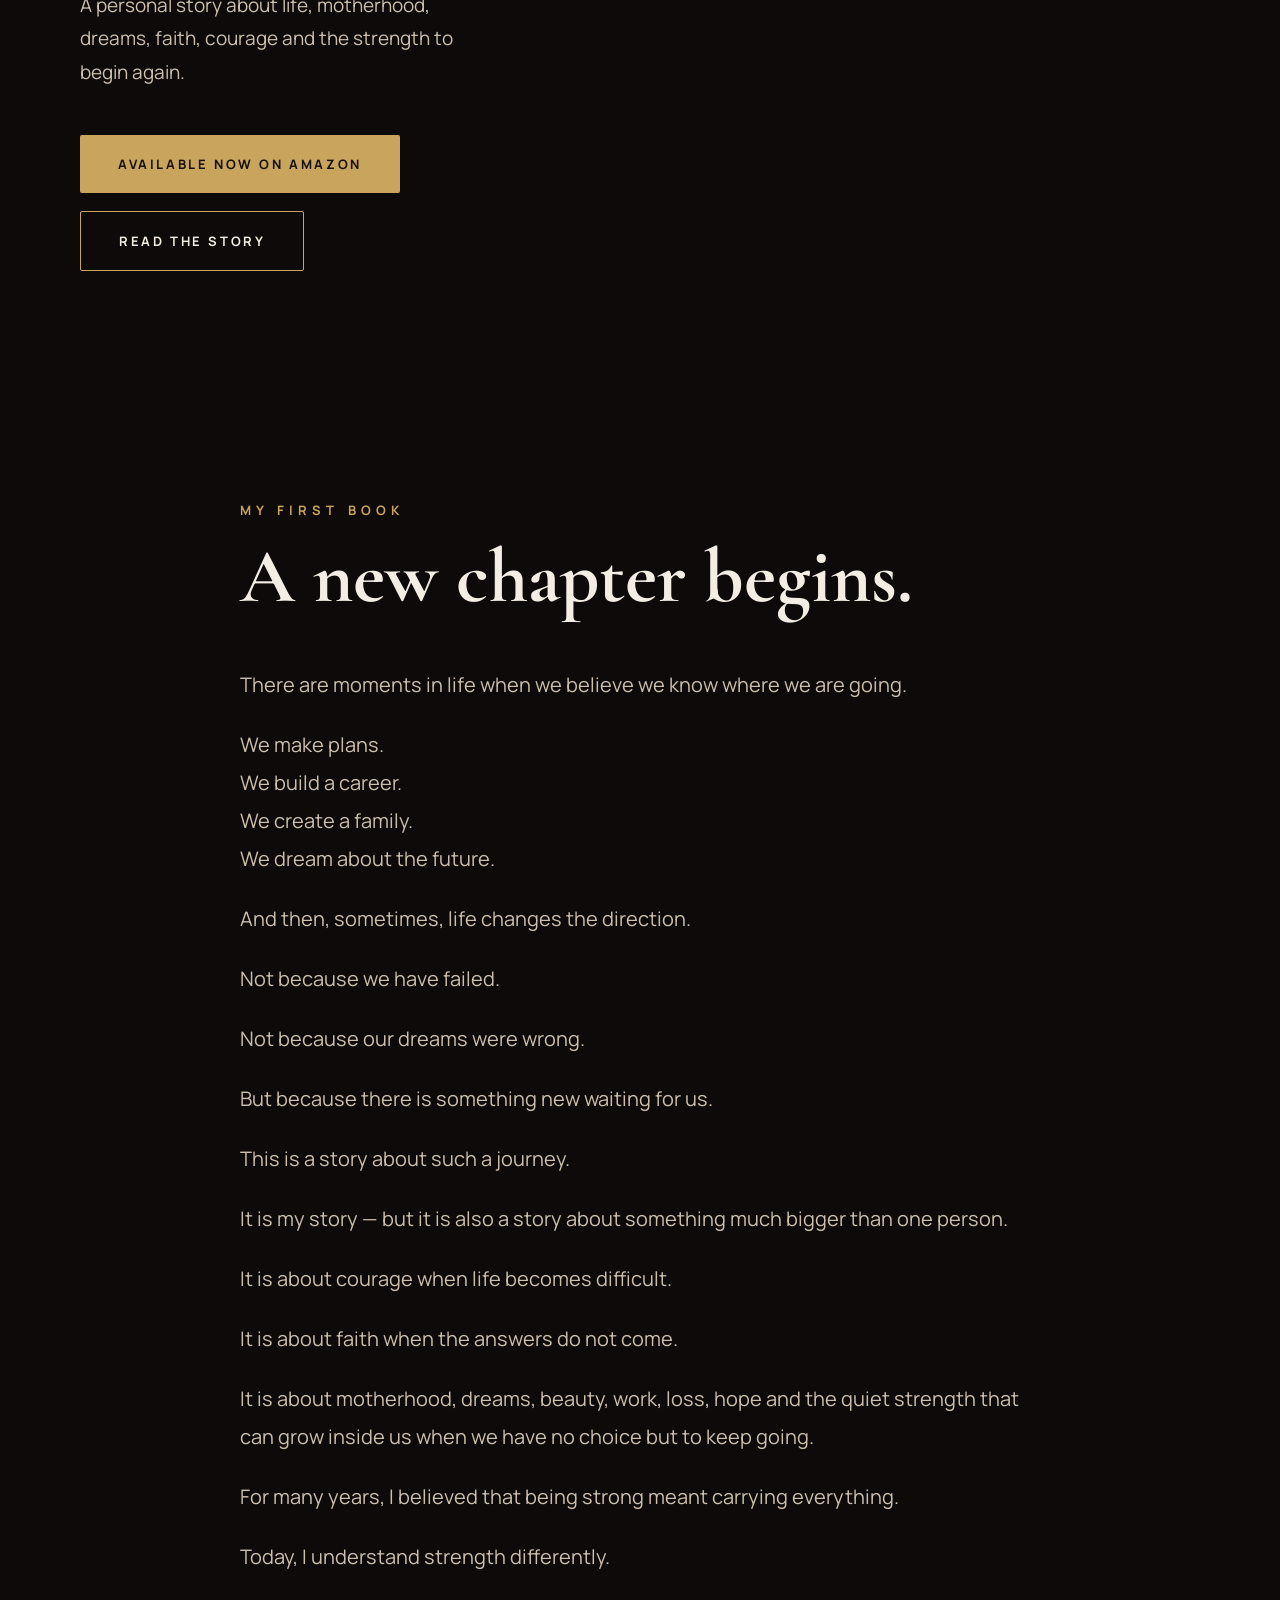
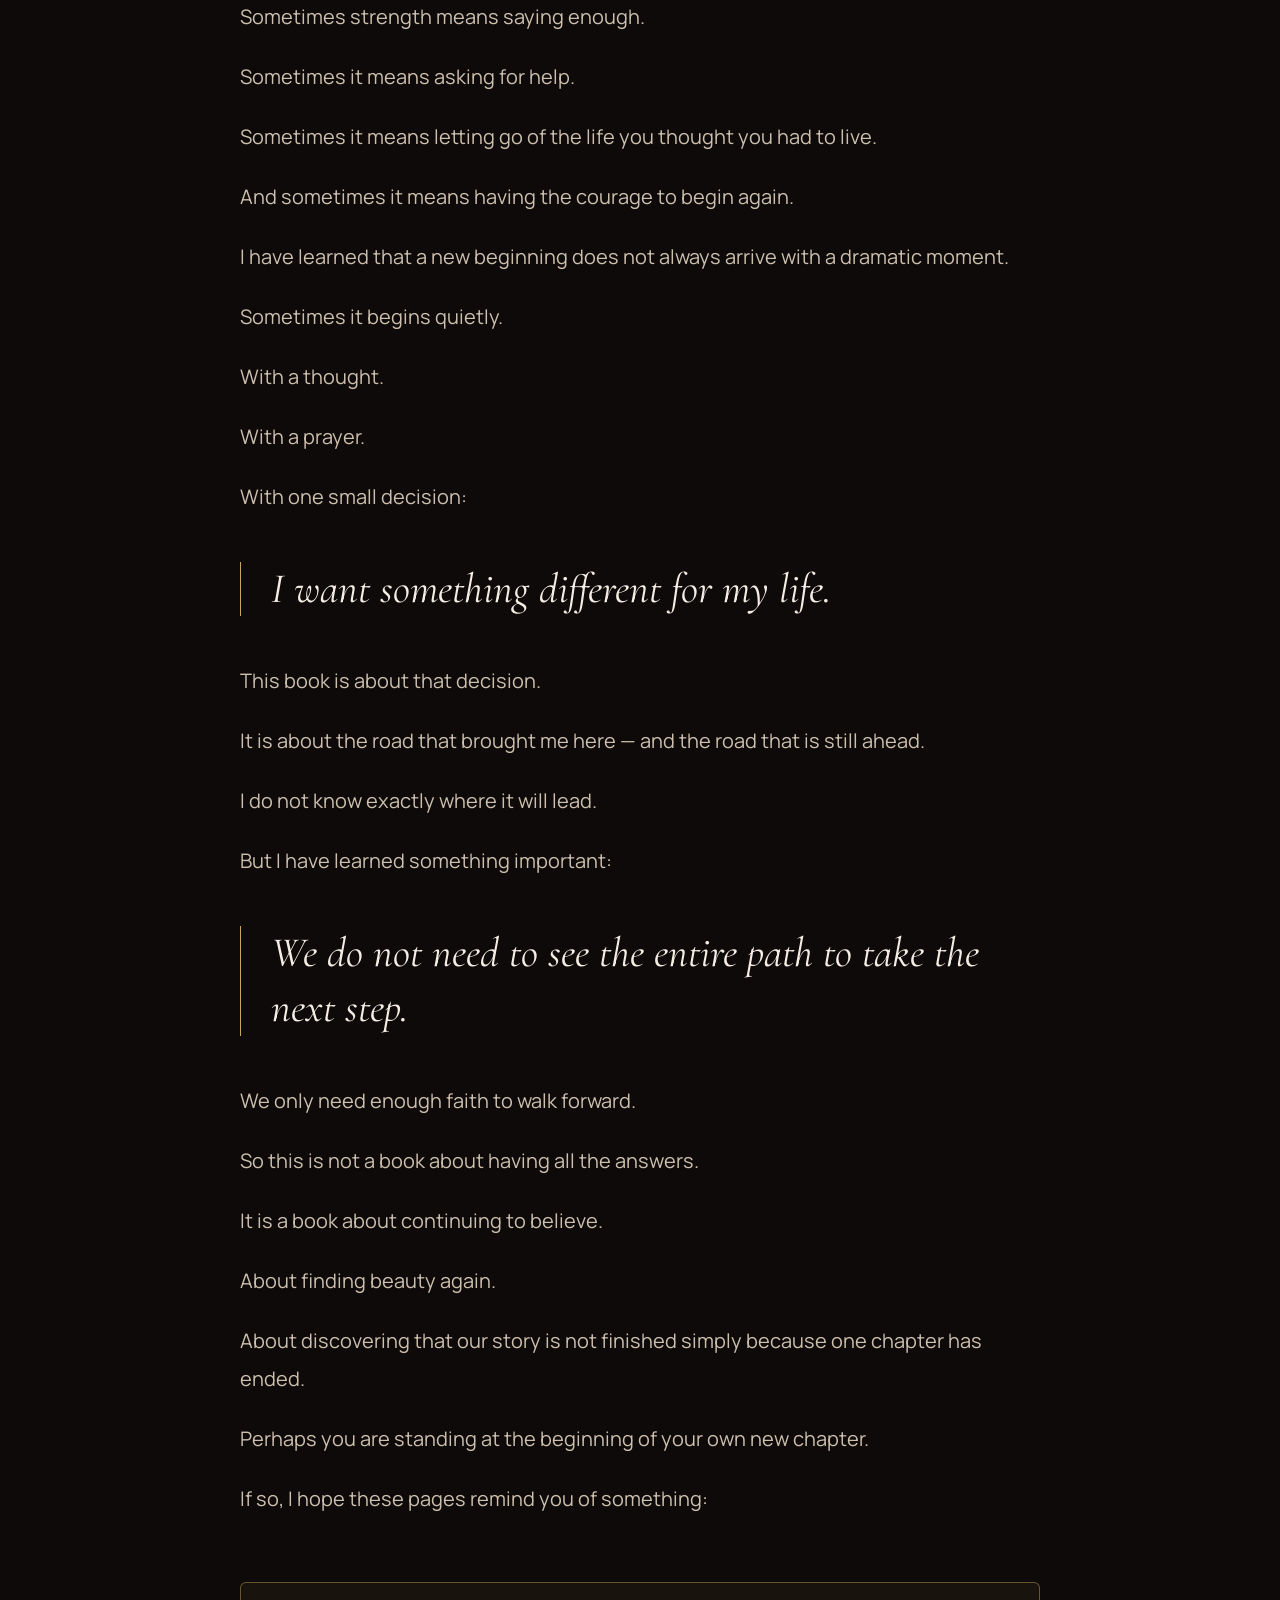
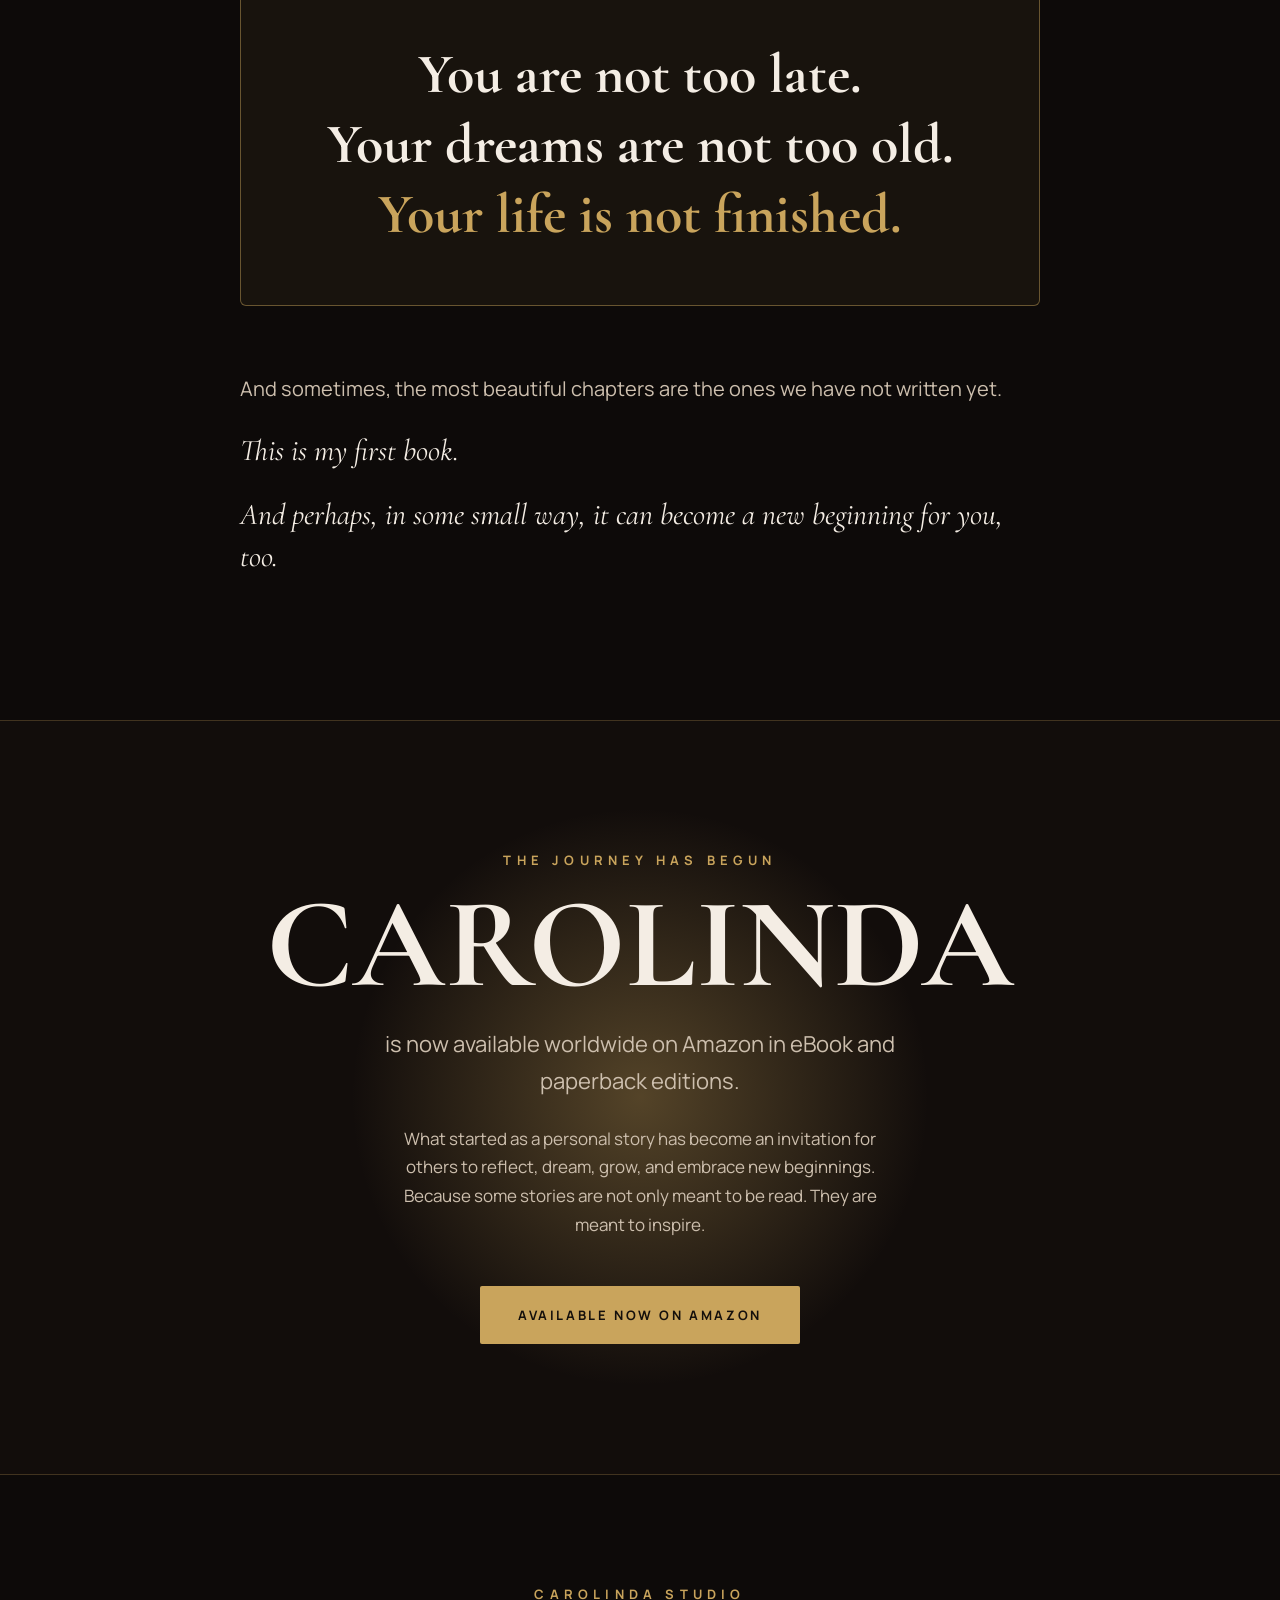
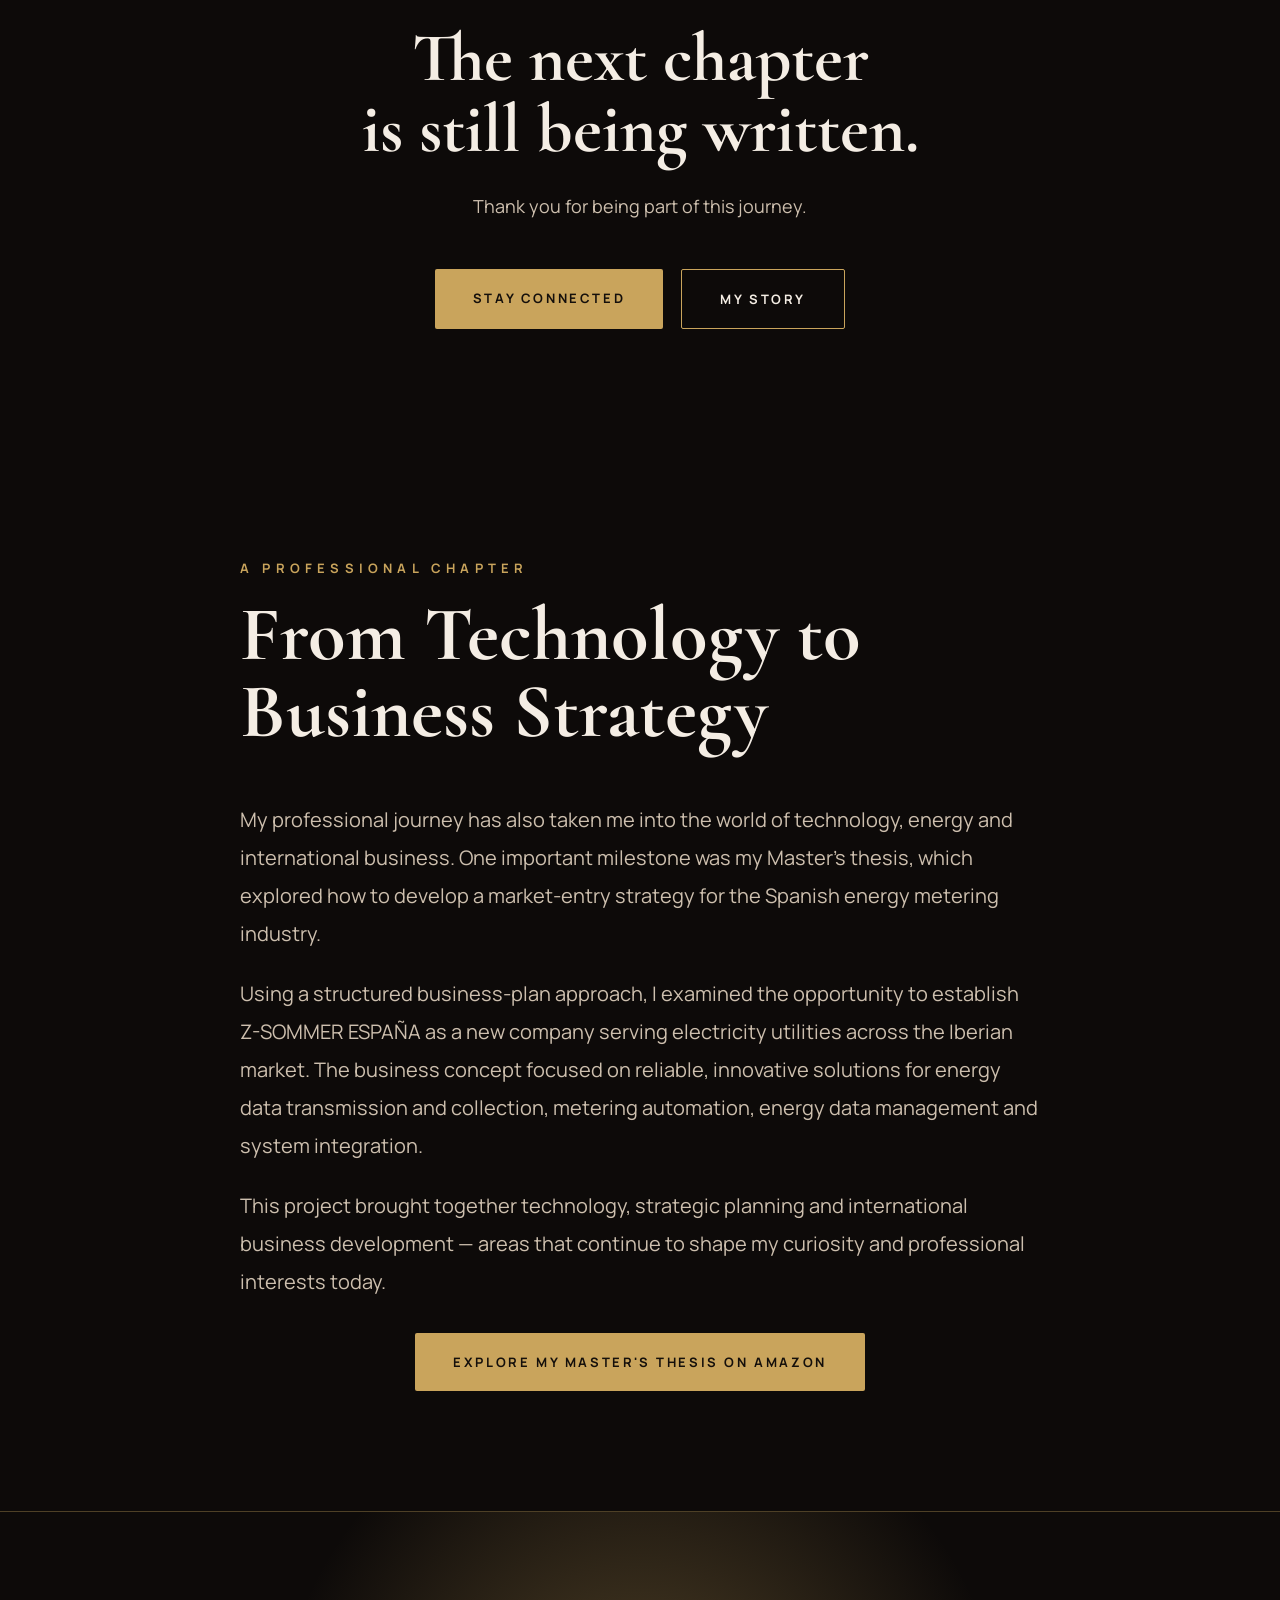
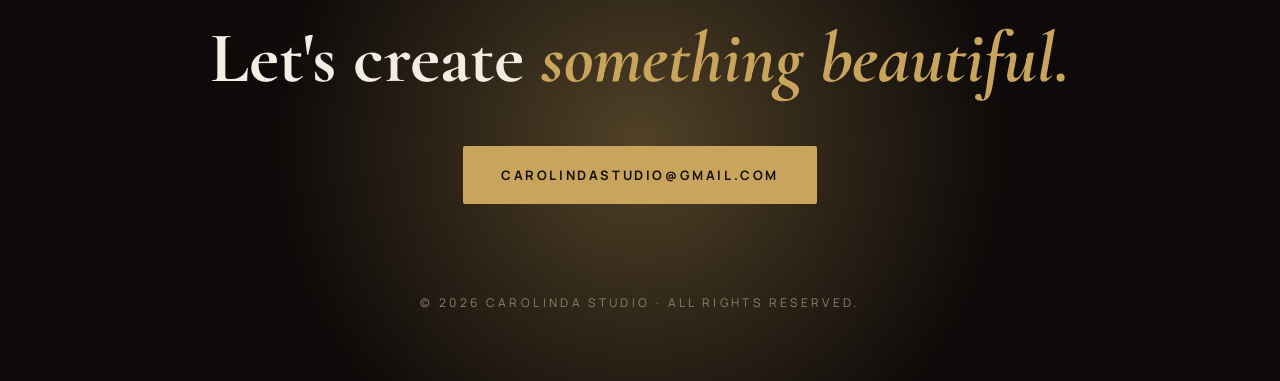
<file: my-first-book.html>
<!DOCTYPE html>
<html lang="en">
<head>
<meta charset="UTF-8">
<meta name="viewport" content="width=device-width, initial-scale=1.0">
<title>My First Book | CAROLINDA STUDIO</title>
<link rel="icon" type="image/jpeg" href="./images/CSProfile.jpg">
<meta name="description" content="CAROLINDA – A story of life, faith, courage and new beginnings. Available on Amazon.">
<link rel="preconnect" href="https://fonts.googleapis.com">
<link rel="preconnect" href="https://fonts.gstatic.com" crossorigin>
<link href="https://fonts.googleapis.com/css2?family=Cormorant+Garamond:ital,wght@0,500;0,700;1,500&family=Manrope:wght@400;600;700&display=swap" rel="stylesheet">
<link rel="stylesheet" href="home.css">
</head>
<body>
<div class="topbar">
  <div>
    <a href="https://www.instagram.com/patriciazumaetasommer/" target="_blank" rel="noopener noreferrer" aria-label="Instagram">Instagram</a>
    <a href="https://www.facebook.com/MissesGermany2021RheinlandPfalz/" target="_blank" rel="noopener noreferrer" aria-label="Facebook">Facebook</a>
  </div>
  <div class="motto">✝ Grace through faith, beauty in life.</div>
  <div>Follow the journey</div>
</div>
<header class="nav">
  <a href="index.html#home" class="logo">CAROLINDA <span>STUDIO</span></a>
  <nav class="menu">
    <a href="index.html#home">Home</a>
    <a href="about.html">About</a>
    <a href="my-first-book.html">Books</a>
    <a href="https://antiquariat-app.vercel.app/">Antiquariat</a>
    <a href="index.html#digital">Digital</a>
    <a href="index.html#creative">Creative</a>
    <a href="index.html#contact">Contact</a>
  </nav>
</header>
<main>
<section class="book-hero2">
  <div class="glow"></div>
  <div class="cover"><img src="images/book-1.jpg" alt="Cover: CAROLINDA – My First Book"></div>
  <div>
    <div class="eyebrow">My First Book</div>
    <h1 style="margin-top:22px">CARO<em style="font-style:normal;color:transparent;-webkit-text-stroke:2px var(--gold)">LINDA</em></h1>
    <h2 class="sub">A Story of Life, Faith, Courage and New Beginnings</h2>
    <p class="desc">A personal story about life, motherhood, dreams, faith, courage and the strength to begin again.</p>
    <div class="cta"><a class="btn gold" href="https://a.co/d/0dMdvS5U" target="_blank" rel="noopener noreferrer">Available now on Amazon</a><a class="btn line" href="#story">Read the story</a></div>
  </div>
</section>
<section class="reading" id="story">
<div class="eyebrow">MY FIRST BOOK</div>
<h2>A new chapter begins.</h2>
<p>There are moments in life when we believe we know where we are going.</p>
<p>We make plans.<br/> We build a career.<br/> We create a family.<br/> We dream about the future.</p>
<p>And then, sometimes, life changes the direction.</p>
<p>Not because we have failed.</p>
<p>Not because our dreams were wrong.</p>
<p>But because there is something new waiting for us.</p>
<p>This is a story about such a journey.</p>
<p>It is my story — but it is also a story about something much bigger than one person.</p>
<p>It is about courage when life becomes difficult.</p>
<p>It is about faith when the answers do not come.</p>
<p>It is about motherhood, dreams, beauty, work, loss, hope and the quiet strength that can grow inside us when we have no choice but to keep going.</p>
<p>For many years, I believed that being strong meant carrying everything.</p>
<p>Today, I understand strength differently.</p>
<p>Sometimes strength means saying enough.</p>
<p>Sometimes it means asking for help.</p>
<p>Sometimes it means letting go of the life you thought you had to live.</p>
<p>And sometimes it means having the courage to begin again.</p>
<p>I have learned that a new beginning does not always arrive with a dramatic moment.</p>
<p>Sometimes it begins quietly.</p>
<p>With a thought.</p>
<p>With a prayer.</p>
<p>With one small decision:</p>
<blockquote>I want something different for my life.</blockquote>
<p>This book is about that decision.</p>
<p>It is about the road that brought me here — and the road that is still ahead.</p>
<p>I do not know exactly where it will lead.</p>
<p>But I have learned something important:</p>
<blockquote>We do not need to see the entire path to take the next step.</blockquote>
<p>We only need enough faith to walk forward.</p>
<p>So this is not a book about having all the answers.</p>
<p>It is a book about continuing to believe.</p>
<p>About finding beauty again.</p>
<p>About discovering that our story is not finished simply because one chapter has ended.</p>
<p>Perhaps you are standing at the beginning of your own new chapter.</p>
<p>If so, I hope these pages remind you of something:</p>
<div class="reminder">You are not too late.<br>Your dreams are not too old.<span>Your life is not finished.</span></div>
<p>And sometimes, the most beautiful chapters are the ones we have not written yet.</p>
<p class="ending">This is my first book.</p>
<p class="ending">And perhaps, in some small way, it can become a new beginning for you, too.</p>
</section>
<section class="avail"><div class="glow" style="left:50%;top:50%;margin:-300px 0 0 -300px;width:600px;height:600px"></div><div style="position:relative">
<div class="eyebrow">The journey has begun</div>
<h2>CAROLINDA</h2>
<p class="lead" style="font-size:22px">is now available worldwide on Amazon in eBook and paperback editions.</p>
<p class="lead">What started as a personal story has become an invitation for others to reflect, dream, grow, and embrace new beginnings. Because some stories are not only meant to be read. They are meant to inspire.</p>
<a class="btn gold" href="https://a.co/d/0dMdvS5U" target="_blank" rel="noopener noreferrer">Available now on Amazon</a>
</div></section>
<section class="story welcome-block"><div class="reveal">
<div class="eyebrow">CAROLINDA STUDIO</div>
<h2>The next chapter<br/> is still being written.</h2>
<div class="prose"><p>Thank you for being part of this journey.</p></div>
<div class="cta"><a class="btn gold" href="mailto:carolindastudio@gmail.com">Stay connected</a><a class="btn line" href="about.html">My story</a></div>
</div></section>
</main>

<section class="reading" id="professional-journey">
  <div class="eyebrow">A PROFESSIONAL CHAPTER</div>
  <h2>From Technology to Business Strategy</h2>
  <p>My professional journey has also taken me into the world of technology, energy and international business. One important milestone was my Master's thesis, which explored how to develop a market-entry strategy for the Spanish energy metering industry.</p>
  <p>Using a structured business-plan approach, I examined the opportunity to establish Z-SOMMER ESPAÑA as a new company serving electricity utilities across the Iberian market. The business concept focused on reliable, innovative solutions for energy data transmission and collection, metering automation, energy data management and system integration.</p>
  <p>This project brought together technology, strategic planning and international business development — areas that continue to shape my curiosity and professional interests today.</p>
  <div class="cta" style="justify-content:center;margin-top:32px">
    <a class="btn gold" href="https://www.amazon.com/dp/3639461940" target="_blank" rel="noopener noreferrer">Explore my Master's thesis on Amazon</a>
  </div>
</section>

<section class="final" style="padding-top:110px;padding-bottom:70px">
  <div class="glow"></div>
  <h2 class="reveal" style="font-size:clamp(40px,6vw,72px)">Let's create <em>something beautiful.</em></h2>
  <a class="btn gold reveal" href="mailto:carolindastudio@gmail.com">carolindastudio@gmail.com</a>
  <footer>© 2026 CAROLINDA STUDIO · All rights reserved.</footer>
</section>
<script src="home.js"></script>
</body>
</html>
</file>
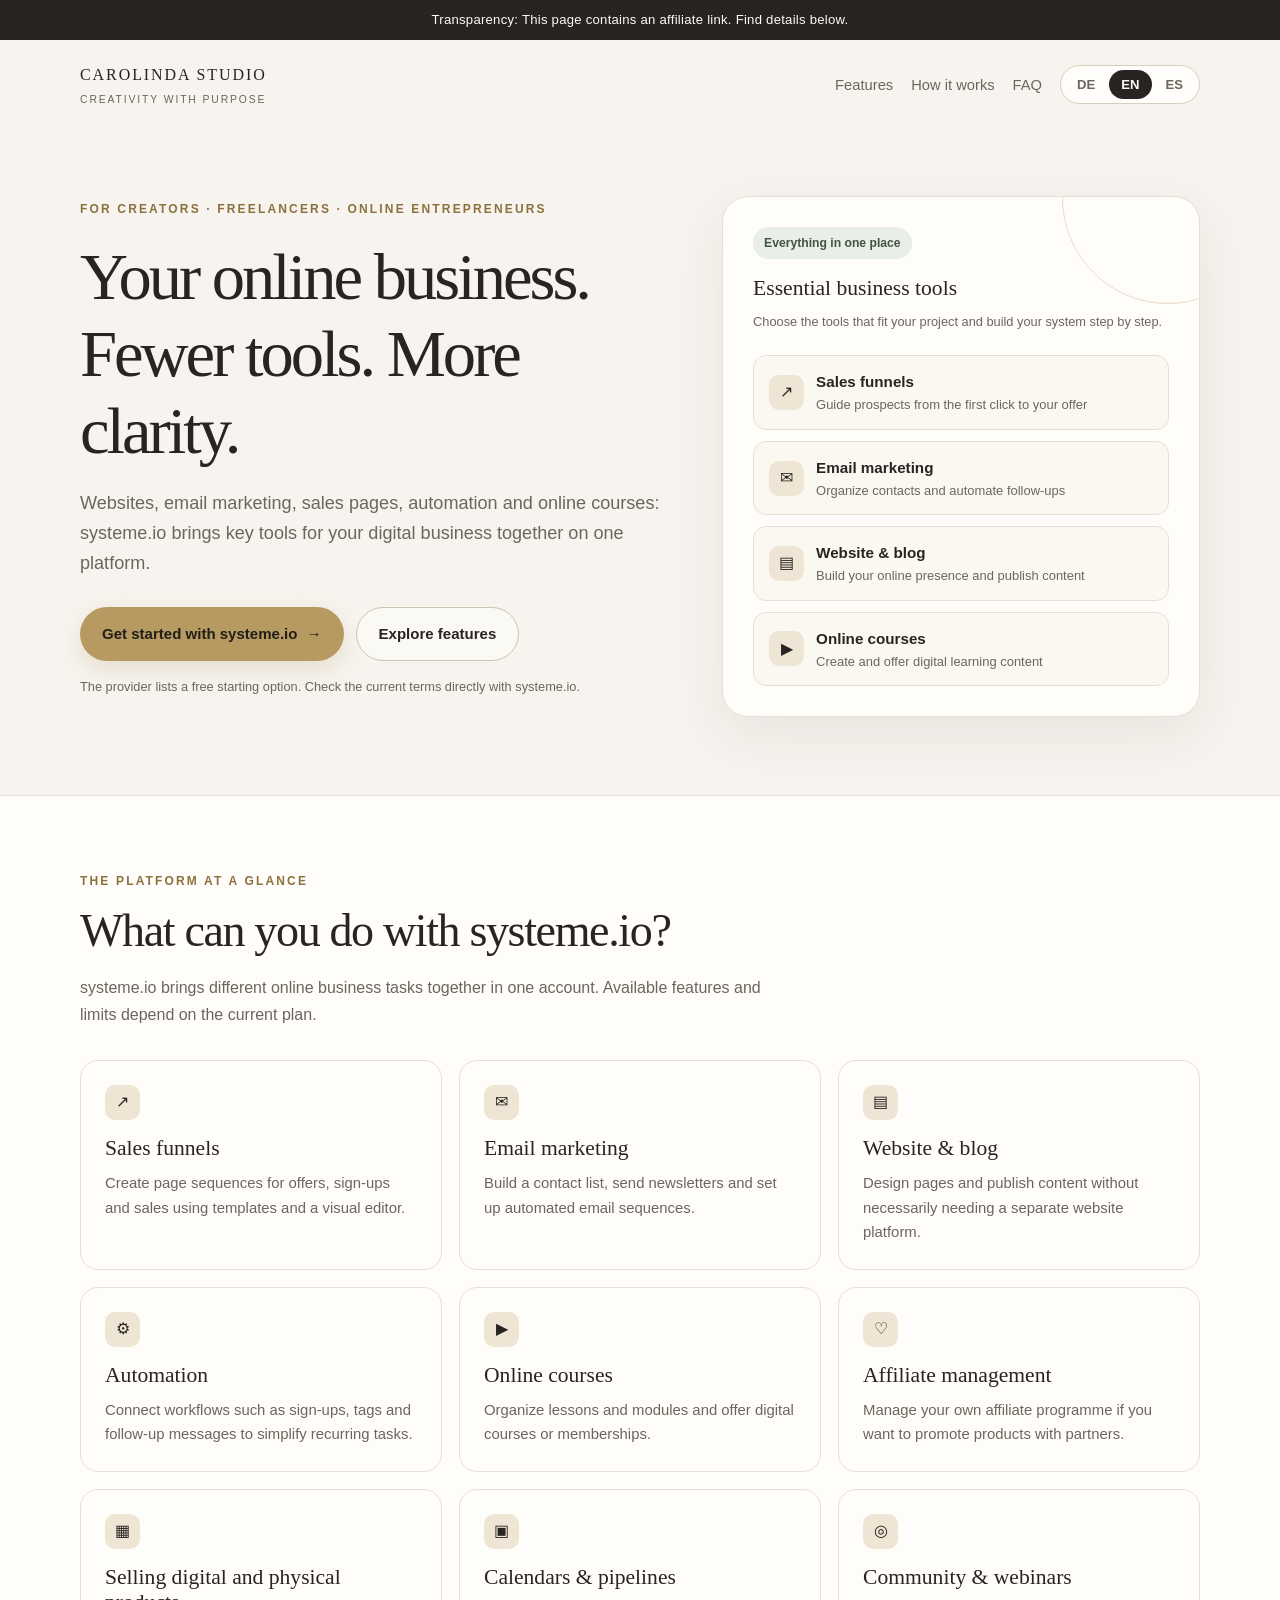
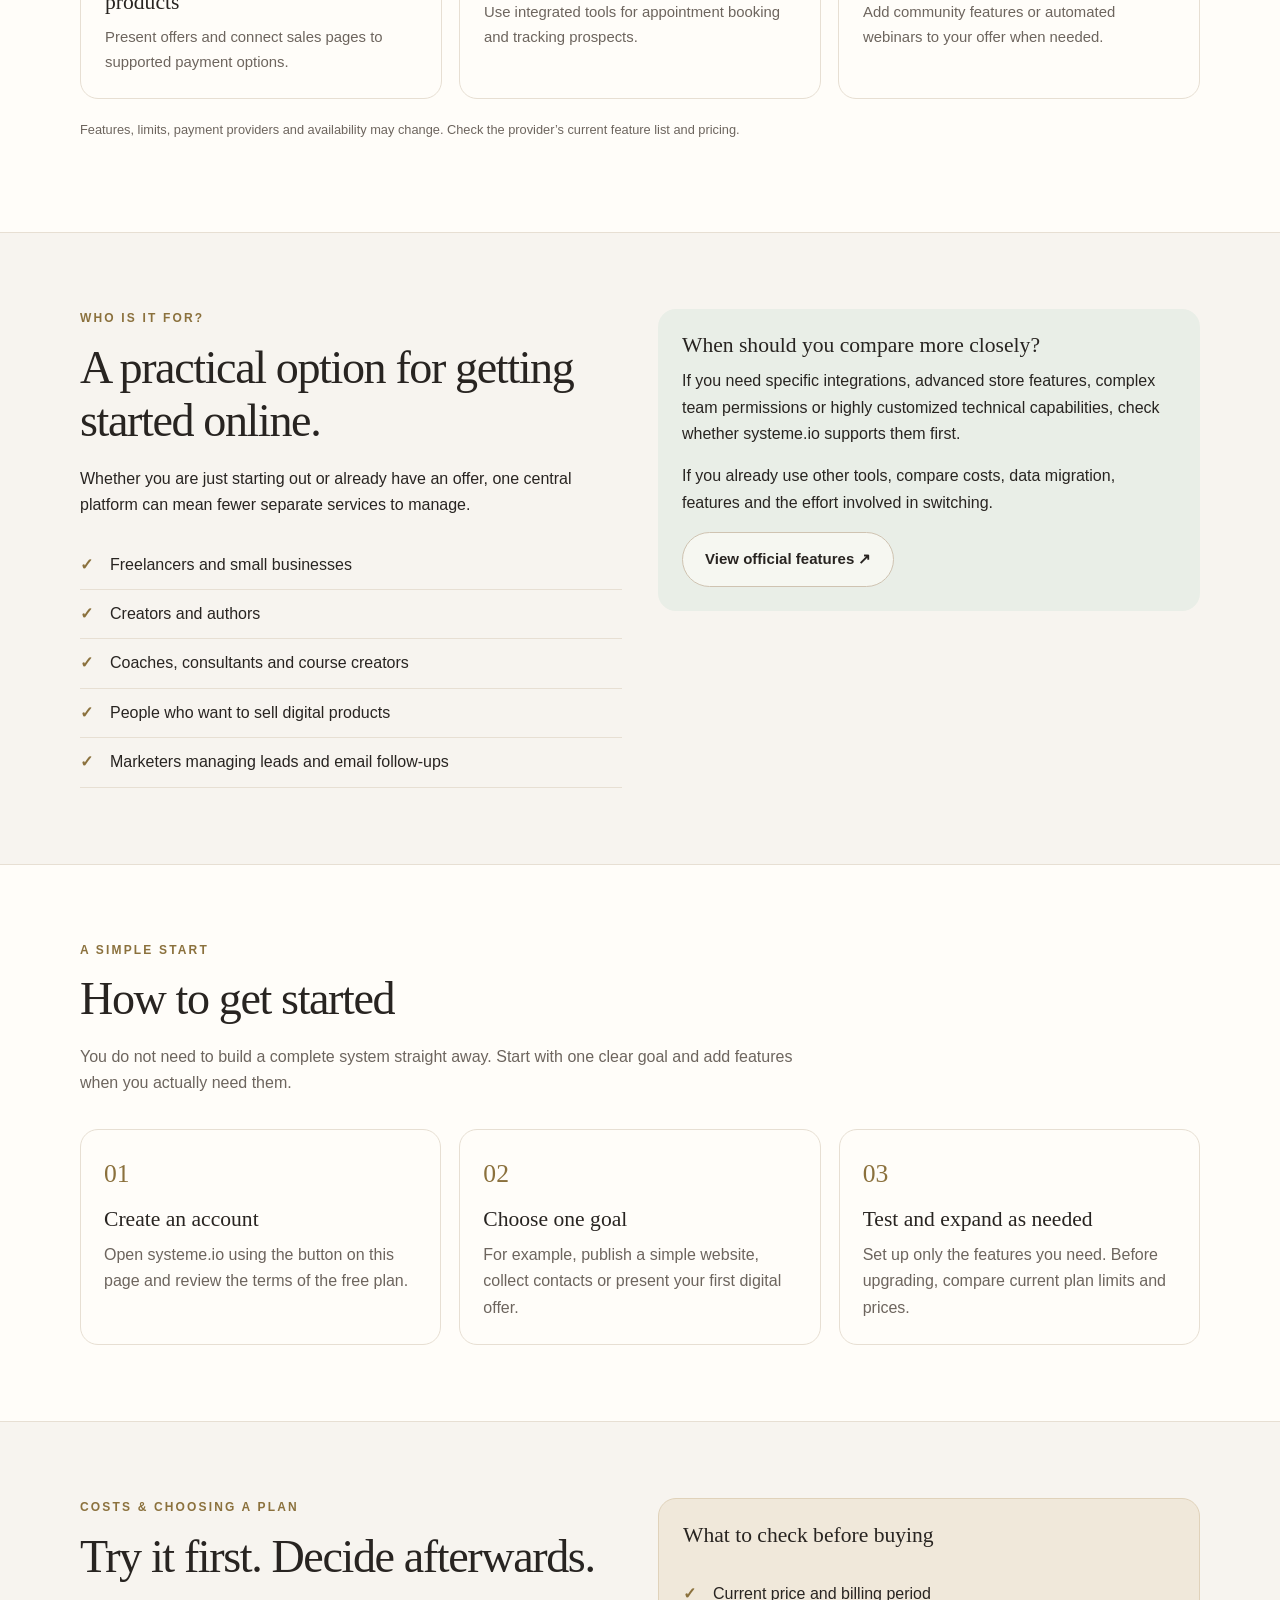
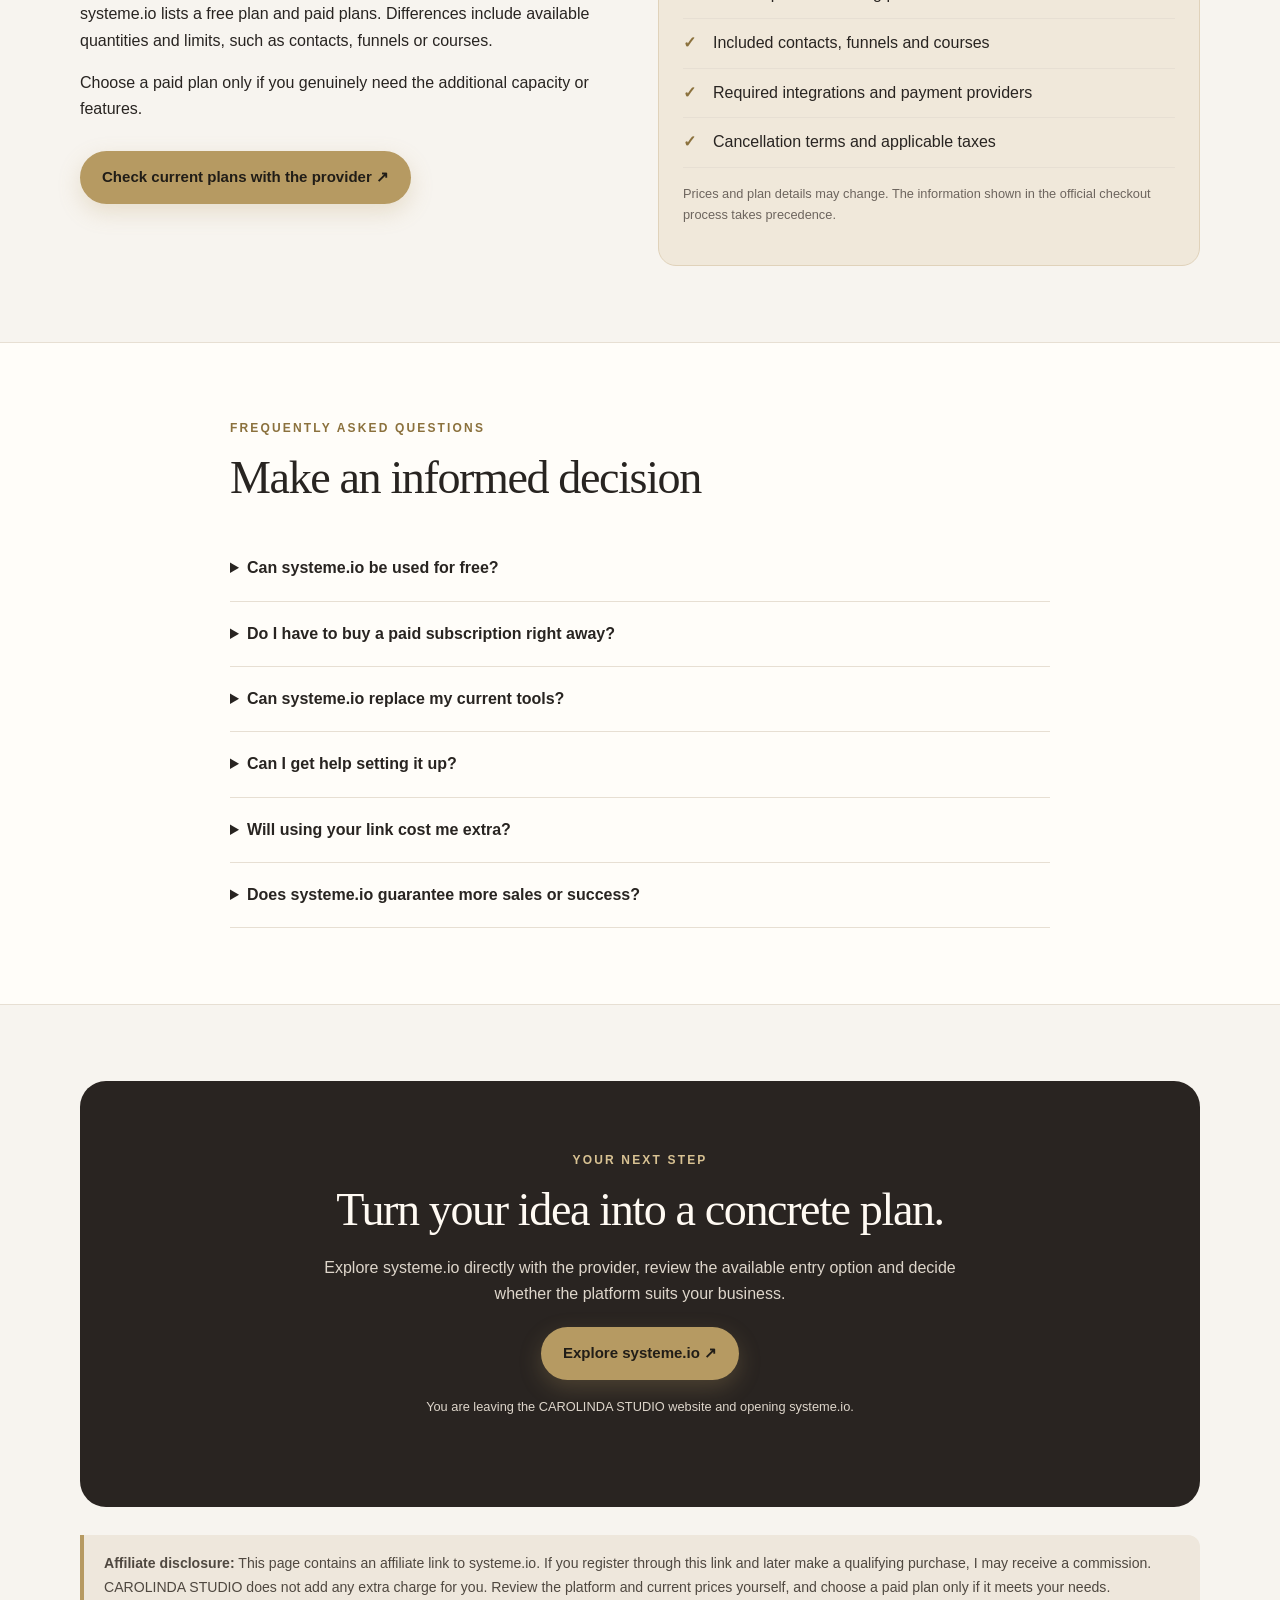
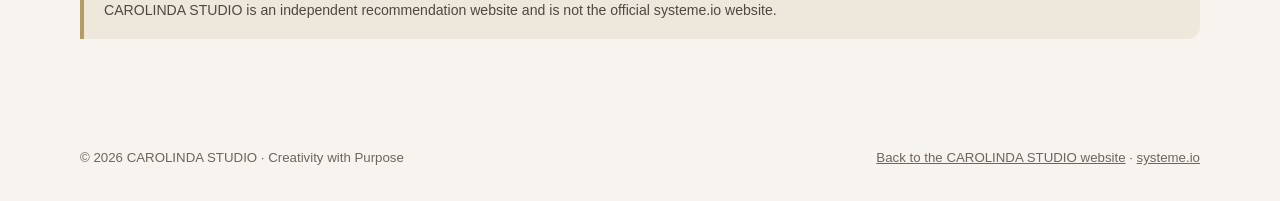
<file: systeme-io-carolinda-bilingual.html>
<!DOCTYPE html>
<html lang="de">
<head>
  <meta charset="UTF-8">
  <meta name="viewport" content="width=device-width, initial-scale=1">
  <meta name="description" content="Entdecke systeme.io: Sales Funnels, E-Mail-Marketing, Website, Automatisierung und Online-Kurse auf einer Plattform. Starte kostenlos und prüfe, welcher Plan zu deinem Business passt.">
  <meta name="theme-color" content="#f7f4ef">
  <title>Systeme.io für dein Online-Business | CAROLINDA STUDIO</title>
  <style>
    :root {
      --cream: #f7f4ef;
      --paper: #fffdf9;
      --ink: #282421;
      --muted: #6d655e;
      --gold: #b69a62;
      --gold-dark: #8b713d;
      --line: #e7dfd3;
      --sage: #e9eee7;
      --wine: #603c42;
      --shadow: 0 18px 55px rgba(45, 34, 23, .08);
    }
    * { box-sizing: border-box; }
    html { scroll-behavior: smooth; }
    body {
      margin: 0;
      color: var(--ink);
      background: var(--cream);
      font-family: Arial, Helvetica, sans-serif;
      line-height: 1.65;
    }
    a { color: inherit; }
    .wrap { width: min(1120px, calc(100% - 40px)); margin: 0 auto; }
    .top-note {
      background: #292421; color: #fffaf3; text-align: center;
      padding: 9px 16px; font-size: .82rem; letter-spacing: .02em;
    }
    header { padding: 22px 0; }
    .nav { display:flex; align-items:center; justify-content:space-between; gap:20px; }
    .brand { text-decoration:none; font-family: Georgia, 'Times New Roman', serif; letter-spacing:.12em; font-size:1rem; }
    .brand small { display:block; font-family:Arial,sans-serif; letter-spacing:.18em; font-size:.65rem; color:var(--muted); margin-top:3px; }
    .nav-link { color:var(--muted); text-decoration:none; font-size:.92rem; }
    .nav-right{display:flex;align-items:center;gap:18px}.lang-switch{display:inline-flex;gap:2px;padding:4px;border:1px solid #d9cebd;border-radius:999px;background:var(--paper)}.lang-btn{border:0;background:transparent;color:var(--muted);padding:7px 12px;border-radius:999px;font-weight:700;cursor:pointer;font-size:.82rem}.lang-btn[aria-pressed="true"]{background:#292421;color:#fffaf3}
    .hero { padding: 66px 0 78px; }
    .hero-grid { display:grid; grid-template-columns: 1.1fr .9fr; gap:58px; align-items:center; }
    .eyebrow { color:var(--gold-dark); font-size:.75rem; font-weight:700; text-transform:uppercase; letter-spacing:.18em; }
    h1,h2,h3 { font-family: Georgia, 'Times New Roman', serif; font-weight:500; line-height:1.16; }
    h1 { font-size:clamp(2.65rem, 5.2vw, 4.7rem); letter-spacing:-.045em; margin:18px 0 20px; max-width:720px; }
    h2 { font-size:clamp(2rem, 3.6vw, 3.05rem); letter-spacing:-.03em; margin:12px 0 18px; }
    h3 { font-size:1.35rem; margin:0 0 10px; }
    p { margin:0 0 16px; }
    .lead { font-size:1.13rem; color:var(--muted); max-width:650px; }
    .actions { display:flex; flex-wrap:wrap; gap:12px; margin:28px 0 15px; }
    .btn { display:inline-flex; align-items:center; justify-content:center; gap:9px; border-radius:999px; padding:14px 22px; text-decoration:none; font-weight:700; font-size:.94rem; transition:transform .18s ease, background .18s ease; }
    .btn:hover { transform:translateY(-2px); }
    .btn-primary { background:var(--gold); color:#211d17; box-shadow:0 8px 22px rgba(182,154,98,.25); }
    .btn-primary:hover { background:#c3aa77; }
    .btn-secondary { border:1px solid #cfc3b1; color:var(--ink); background:rgba(255,253,249,.6); }
    .small { font-size:.8rem; color:var(--muted); }
    .hero-card { background:var(--paper); border:1px solid var(--line); border-radius:26px; padding:30px; box-shadow:var(--shadow); position:relative; overflow:hidden; }
    .hero-card:before { content:""; position:absolute; width:210px; height:210px; border:1px solid #e8dcc4; border-radius:50%; top:-105px; right:-75px; }
    .card-label { display:inline-block; padding:6px 11px; border-radius:999px; background:var(--sage); color:#425544; font-size:.76rem; font-weight:700; margin-bottom:17px; }
    .stack { display:grid; gap:11px; margin-top:23px; }
    .stack-item { background:#fbf8f2; border:1px solid var(--line); border-radius:13px; padding:13px 15px; display:flex; gap:12px; align-items:center; }
    .symbol { width:35px; height:35px; display:grid; place-items:center; border-radius:10px; background:#efe5d4; flex-shrink:0; }
    .stack-item strong { display:block; font-size:.95rem; }
    .stack-item span:last-child { color:var(--muted); font-size:.81rem; display:block; }
    section { padding:76px 0; }
    .section-paper { background:var(--paper); border-top:1px solid var(--line); border-bottom:1px solid var(--line); }
    .section-intro { max-width:720px; margin-bottom:32px; }
    .section-intro p { color:var(--muted); }
    .grid-3 { display:grid; grid-template-columns:repeat(3,1fr); gap:17px; }
    .feature { padding:24px; background:var(--paper); border:1px solid var(--line); border-radius:18px; }
    .feature .symbol { margin-bottom:16px; }
    .feature p { color:var(--muted); font-size:.93rem; margin-bottom:0; }
    .two-col { display:grid; grid-template-columns:1fr 1fr; gap:36px; align-items:start; }
    .checklist { list-style:none; padding:0; margin:22px 0 0; }
    .checklist li { padding:11px 0 11px 30px; position:relative; border-bottom:1px solid var(--line); }
    .checklist li:before { content:"✓"; position:absolute; left:0; color:var(--gold-dark); font-weight:700; }
    .note-box { padding:24px; border-radius:18px; background:var(--sage); }
    .steps { display:grid; grid-template-columns:repeat(3,1fr); gap:18px; counter-reset:step; }
    .step { padding:23px; border:1px solid var(--line); border-radius:18px; background:var(--paper); }
    .step:before { counter-increment:step; content:"0" counter(step); display:block; color:var(--gold-dark); font-family:Georgia,serif; font-size:1.6rem; margin-bottom:12px; }
    .step p { color:var(--muted); margin-bottom:0; }
    .pricing-note { background:#f0e8da; border:1px solid #e0d2ba; border-radius:18px; padding:24px; }
    .faq { max-width:820px; }
    details { padding:19px 0; border-bottom:1px solid var(--line); }
    summary { cursor:pointer; font-weight:700; }
    details p { margin:12px 0 0; color:var(--muted); }
    .final-cta { text-align:center; padding:70px 25px; border-radius:26px; background:#292421; color:#fffaf3; }
    .final-cta .eyebrow { color:#d8c293; }
    .final-cta p { color:#ded6cb; max-width:640px; margin:0 auto 20px; }
    .final-cta .btn-primary { color:#211d17; }
    .disclosure { background:#eee7dc; border-left:4px solid var(--gold); padding:17px 20px; border-radius:0 12px 12px 0; font-size:.88rem; color:#4f4840; }
    footer { padding:32px 0; font-size:.83rem; color:var(--muted); }
    .footer-row { display:flex; justify-content:space-between; align-items:center; gap:20px; flex-wrap:wrap; }
    footer a { color:var(--muted); }
    @media (max-width:800px) {
      .hero { padding:42px 0 55px; }
      .hero-grid,.two-col { grid-template-columns:1fr; gap:28px; }
      .grid-3 { grid-template-columns:repeat(2,1fr); }
      .steps { grid-template-columns:1fr; }
      section { padding:56px 0; }
    }
    @media (max-width:520px) {
      .wrap { width:min(100% - 28px, 1120px); }
      .grid-3 { grid-template-columns:1fr; }
      .nav-link { display:none; }
      .hero-card { padding:22px; }
      .btn { width:100%; }
      h1 { font-size:2.65rem; }
    }
  </style>
</head>
<body>
  <div class="top-note">Transparenz: Diese Seite enthält einen Affiliate-Link. Details findest du weiter unten.</div>
  <header>
    <div class="wrap nav">
      <a class="brand" href="https://carolindastudio.github.io/carolinda-studio/">CAROLINDA STUDIO<small>CREATIVITY WITH PURPOSE</small></a>
      <div class="nav-right"><a class="nav-link" href="#funktionen" data-i18n="navfeatures">Funktionen</a>
      <a class="nav-link" href="#ablauf" data-i18n="navsteps">So funktioniert's</a>
      <a class="nav-link" href="#fragen" data-i18n="navfaq">FAQ</a>
      <div class="lang-switch" role="group" aria-label="Language / Sprache / Idioma"><button class="lang-btn" id="btn-de" type="button" aria-pressed="false">DE</button><button class="lang-btn" id="btn-en" type="button" aria-pressed="false">EN</button><button class="lang-btn" id="btn-es" type="button" aria-pressed="false">ES</button></div></div>
    </div>
  </header>

  <main>
    <section class="hero">
      <div class="wrap hero-grid">
        <div>
          <div class="eyebrow">Für Creator · Selbstständige · Online-Unternehmer</div>
          <h1>Dein Online-Business. Weniger Tools. Mehr Überblick.</h1>
          <p class="lead">Website, E-Mail-Marketing, Verkaufsseiten, Automatisierungen und Online-Kurse: systeme.io bündelt wichtige Bausteine für dein digitales Business auf einer Plattform.</p>
          <div class="actions">
            <a class="btn btn-primary" href="https://systeme.io/de?sa=sa0284860441cf64075473bbe5aff1d0e8e1571a1d" target="_blank" rel="sponsored nofollow noopener">Kostenlos bei systeme.io starten <span aria-hidden="true">→</span></a>
            <a class="btn btn-secondary" href="#funktionen">Funktionen entdecken</a>
          </div>
          <p class="small">Laut Anbieter ist ein kostenloser Einstieg ohne Kreditkarte möglich. Prüfe die aktuellen Konditionen direkt bei systeme.io.</p>
        </div>
        <aside class="hero-card" aria-label="Überblick über die Funktionen">
          <span class="card-label">Alles an einem Ort</span>
          <h3>Die wichtigsten Business-Bausteine</h3>
          <p class="small">Wähle die Werkzeuge, die zu deinem Projekt passen, und baue dein System Schritt für Schritt auf.</p>
          <div class="stack">
            <div class="stack-item"><span class="symbol">↗</span><div><strong>Sales Funnels</strong><span>Interessenten vom ersten Klick bis zum Angebot führen</span></div></div>
            <div class="stack-item"><span class="symbol">✉</span><div><strong>E-Mail-Marketing</strong><span>Kontakte organisieren und Follow-ups automatisieren</span></div></div>
            <div class="stack-item"><span class="symbol">▤</span><div><strong>Website & Blog</strong><span>Online-Präsenz und Inhalte aufbauen</span></div></div>
            <div class="stack-item"><span class="symbol">▶</span><div><strong>Online-Kurse</strong><span>Digitale Lerninhalte erstellen und anbieten</span></div></div>
          </div>
        </aside>
      </div>
    </section>

    <section id="funktionen" class="section-paper">
      <div class="wrap">
        <div class="section-intro">
          <div class="eyebrow">Die Plattform im Überblick</div>
          <h2>Was kannst du mit systeme.io machen?</h2>
          <p>systeme.io wurde entwickelt, um verschiedene Aufgaben eines Online-Business in einem Konto zu verbinden. Welche Funktionen und Limits du nutzen kannst, hängt vom jeweils aktuellen Tarif ab.</p>
        </div>
        <div class="grid-3">
          <article class="feature"><div class="symbol">↗</div><h3>Sales Funnels</h3><p>Erstelle Seitenfolgen für Angebote, Anmeldungen und Verkäufe – mit Vorlagen und einem visuellen Editor.</p></article>
          <article class="feature"><div class="symbol">✉</div><h3>E-Mail-Marketing</h3><p>Baue eine Kontaktliste auf, versende Newsletter und richte automatisierte E-Mail-Sequenzen ein.</p></article>
          <article class="feature"><div class="symbol">▤</div><h3>Website & Blog</h3><p>Gestalte Seiten und veröffentliche Inhalte, ohne dafür zwingend eine separate Website-Plattform zu verwenden.</p></article>
          <article class="feature"><div class="symbol">⚙</div><h3>Automatisierungen</h3><p>Verbinde Abläufe wie Anmeldung, Tags und Follow-up-Nachrichten, um wiederkehrende Aufgaben zu vereinfachen.</p></article>
          <article class="feature"><div class="symbol">▶</div><h3>Online-Kurse</h3><p>Organisiere Lektionen und Module und biete digitale Lerninhalte oder Mitgliedschaftsangebote an.</p></article>
          <article class="feature"><div class="symbol">♡</div><h3>Partnerverwaltung</h3><p>Verwalte ein eigenes Affiliate-Programm, wenn du Produkte mit Partnern vermarkten möchtest.</p></article>
          <article class="feature"><div class="symbol">▦</div><h3>Verkauf digitaler & physischer Produkte</h3><p>Präsentiere Angebote und verknüpfe Verkaufsseiten mit unterstützten Zahlungsoptionen.</p></article>
          <article class="feature"><div class="symbol">▣</div><h3>Kalender & Pipelines</h3><p>Nutze integrierte Möglichkeiten für Terminbuchungen und die Übersicht über Interessenten.</p></article>
          <article class="feature"><div class="symbol">◎</div><h3>Community & Webinare</h3><p>Ergänze dein Angebot je nach Bedarf um Community-Funktionen oder automatisierte Webinare.</p></article>
        </div>
        <p class="small" style="margin-top:20px;">Funktionsumfang, Limits, Zahlungsanbieter und Verfügbarkeit können sich ändern. Bitte prüfe die aktuelle Funktions- und Preisliste beim Anbieter.</p>
      </div>
    </section>

    <section>
      <div class="wrap two-col">
        <div>
          <div class="eyebrow">Für wen ist es geeignet?</div>
          <h2>Eine praktische Option, wenn du digital starten möchtest.</h2>
          <p>Ob du gerade erst beginnst oder bereits ein Angebot hast: Eine zentrale Plattform kann helfen, weniger einzelne Dienste verwalten zu müssen.</p>
          <ul class="checklist">
            <li>Selbstständige und kleine Unternehmen</li>
            <li>Creator, Autorinnen und Autoren</li>
            <li>Coaches, Berater und Kursanbieter</li>
            <li>Menschen, die digitale Produkte verkaufen möchten</li>
            <li>Marketer, die Leads und E-Mail-Follow-ups organisieren</li>
          </ul>
        </div>
        <div class="note-box">
          <h3>Wann solltest du genauer vergleichen?</h3>
          <p>Wenn du besondere Integrationen, umfangreiche Shop-Funktionen, komplexe Teamrechte oder sehr individuelle technische Anforderungen brauchst, prüfe vorab, ob systeme.io diese abdeckt.</p>
          <p>Auch wenn du schon andere Tools nutzt, lohnt es sich, Kosten, Datenmigration, Funktionen und den Aufwand eines Wechsels miteinander zu vergleichen.</p>
          <a class="btn btn-secondary" href="https://systeme.io/de/features" target="_blank" rel="noopener noreferrer">Offizielle Funktionen ansehen ↗</a>
        </div>
      </div>
    </section>

    <section class="section-paper" id="ablauf">
      <div class="wrap">
        <div class="section-intro">
          <div class="eyebrow">Ein einfacher Start</div>
          <h2>So kannst du vorgehen</h2>
          <p>Du musst nicht sofort ein großes System bauen. Starte mit einem konkreten Ziel und ergänze weitere Funktionen, wenn du sie tatsächlich benötigst.</p>
        </div>
        <div class="steps">
          <article class="step"><h3>Kostenloses Konto erstellen</h3><p>Öffne systeme.io über den Button auf dieser Seite und prüfe die Bedingungen des kostenlosen Plans.</p></article>
          <article class="step"><h3>Ein Ziel auswählen</h3><p>Zum Beispiel eine einfache Website veröffentlichen, Kontakte sammeln oder ein erstes digitales Angebot präsentieren.</p></article>
          <article class="step"><h3>Testen und passend erweitern</h3><p>Richte nur die Funktionen ein, die du brauchst. Vergleiche vor einem Upgrade die aktuellen Tarifgrenzen und Preise.</p></article>
        </div>
      </div>
    </section>

    <section>
      <div class="wrap two-col">
        <div>
          <div class="eyebrow">Kosten & Tarifwahl</div>
          <h2>Erst testen. Dann entscheiden.</h2>
          <p>systeme.io bietet einen kostenlosen Plan und kostenpflichtige Tarife. Die Unterschiede liegen unter anderem in den verfügbaren Mengen und Limits, etwa bei Kontakten, Funnels oder Kursen.</p>
          <p>Wähle einen kostenpflichtigen Plan nur dann, wenn du die zusätzlichen Kapazitäten oder Funktionen wirklich brauchst.</p>
          <div class="actions">
            <a class="btn btn-primary" href="https://systeme.io/de?sa=sa0284860441cf64075473bbe5aff1d0e8e1571a1d" target="_blank" rel="sponsored nofollow noopener">Aktuelle Tarife beim Anbieter prüfen ↗</a>
          </div>
        </div>
        <div class="pricing-note">
          <h3>Vor dem Kauf prüfen</h3>
          <ul class="checklist">
            <li>Aktueller Preis und Abrechnungszeitraum</li>
            <li>Enthaltene Kontakte, Funnels und Kurse</li>
            <li>Benötigte Integrationen und Zahlungsanbieter</li>
            <li>Kündigungsbedingungen und geltende Steuern</li>
          </ul>
          <p class="small" style="margin-top:15px;">Preise und Tarifdetails können sich ändern. Maßgeblich sind die Angaben im offiziellen Bestellprozess.</p>
        </div>
      </div>
    </section>

    <section class="section-paper" id="fragen">
      <div class="wrap faq">
        <div class="section-intro">
          <div class="eyebrow">Häufige Fragen</div>
          <h2>Gut informiert entscheiden</h2>
        </div>
        <details><summary>Ist systeme.io kostenlos nutzbar?</summary><p>Der Anbieter führt einen kostenlosen Plan. Dieser hat bestimmte Limits. Prüfe auf der offiziellen Website, welche Leistungen aktuell enthalten sind und ob sie für dein Vorhaben ausreichen.</p></details>
        <details><summary>Muss ich direkt ein kostenpflichtiges Abo kaufen?</summary><p>Nein. Du kannst zunächst prüfen, ob der kostenlose Einstieg zu deinem Bedarf passt. Ein Upgrade ist vor allem dann sinnvoll, wenn du an Tarifgrenzen stößt oder zusätzliche Kapazitäten benötigst.</p></details>
        <details><summary>Kann systeme.io meine bisherigen Tools ersetzen?</summary><p>Das hängt von deinem Workflow ab. Die Plattform vereint viele Marketing- und Business-Funktionen, aber nicht jede Spezialfunktion eines anderen Tools muss exakt abgedeckt sein. Vergleiche die konkreten Anforderungen, bevor du wechselst.</p></details>
        <details><summary>Bekomme ich Unterstützung bei der Einrichtung?</summary><p>Informationen zu Hilfematerialien und Support findest du direkt beim Anbieter. Prüfe auch, welche Supportleistungen im gewählten Tarif enthalten sind.</p></details>
        <details><summary>Entstehen mir Mehrkosten, wenn ich deinen Link nutze?</summary><p>Der Affiliate-Link ist ein Empfehlungslink. Nach den Angaben des Partnerprogramms entsteht die Provision für mich durch eine qualifizierte Empfehlung; sie ist kein zusätzlicher Aufpreis, den ich dir berechne. Es gelten die Preise und Bedingungen von systeme.io.</p></details>
        <details><summary>Garantiert systeme.io mehr Umsatz oder Erfolg?</summary><p>Nein. Eine Software kann Prozesse unterstützen, garantiert aber weder Verkäufe noch Umsatz. Ergebnisse hängen unter anderem von deinem Angebot, deiner Zielgruppe, deiner Umsetzung und deinem Marketing ab.</p></details>
      </div>
    </section>

    <section>
      <div class="wrap">
        <div class="final-cta">
          <div class="eyebrow">Dein nächster Schritt</div>
          <h2>Mach aus deiner Idee einen konkreten Plan.</h2>
          <p>Entdecke systeme.io direkt beim Anbieter, prüfe den kostenlosen Einstieg und entscheide selbst, ob die Plattform zu deinem Business passt.</p>
          <a class="btn btn-primary" href="https://systeme.io/de?sa=sa0284860441cf64075473bbe5aff1d0e8e1571a1d" target="_blank" rel="sponsored nofollow noopener">systeme.io entdecken ↗</a>
          <p class="small" style="margin-top:16px;">Du verlässt jetzt die Website von CAROLINDA STUDIO und öffnest die Website von systeme.io.</p>
        </div>
        <div style="margin-top:28px" class="disclosure">
          <strong>Affiliate-Hinweis:</strong> Diese Seite enthält einen Affiliate-Link zu systeme.io. Wenn du dich über diesen Link registrierst und später einen qualifizierten Kauf tätigst, kann ich eine Provision erhalten. Für dich entsteht dadurch kein zusätzlicher Preisaufschlag durch CAROLINDA STUDIO. Ich empfehle dir, die Plattform und die geltenden Preise selbst zu prüfen und nur dann einen kostenpflichtigen Tarif zu wählen, wenn er zu deinem Bedarf passt. CAROLINDA STUDIO ist ein unabhängiger Empfehlungsauftritt und nicht die offizielle Website von systeme.io.
        </div>
      </div>
    </section>
  </main>

  <footer>
    <div class="wrap footer-row">
      <div>© <span id="year">2026</span> CAROLINDA STUDIO · Creativity with Purpose</div>
      <div><a href="https://carolindastudio.github.io/carolinda-studio/">Zur CAROLINDA-STUDIO-Website</a> · <a href="https://systeme.io/de" target="_blank" rel="noopener noreferrer">systeme.io</a></div>
    </div>
  </footer>
<script>
const translations = { de: {}, en: {"Transparenz: Diese Seite enthält einen Affiliate-Link. Details findest du weiter unten.": "Transparency: This page contains an affiliate link. Find details below.", "Funktionen": "Features", "So funktioniert's": "How it works", "FAQ": "FAQ", "Für Creator · Selbstständige · Online-Unternehmer": "For creators · Freelancers · Online entrepreneurs", "Dein Online-Business. Weniger Tools. Mehr Überblick.": "Your online business. Fewer tools. More clarity.", "Website, E-Mail-Marketing, Verkaufsseiten, Automatisierungen und Online-Kurse: systeme.io bündelt wichtige Bausteine für dein digitales Business auf einer Plattform.": "Websites, email marketing, sales pages, automation and online courses: systeme.io brings key tools for your digital business together on one platform.", "Kostenlos bei systeme.io starten": "Get started with systeme.io", "Funktionen entdecken": "Explore features", "Laut Anbieter ist ein kostenloser Einstieg ohne Kreditkarte möglich. Prüfe die aktuellen Konditionen direkt bei systeme.io.": "The provider lists a free starting option. Check the current terms directly with systeme.io.", "Alles an einem Ort": "Everything in one place", "Die wichtigsten Business-Bausteine": "Essential business tools", "Wähle die Werkzeuge, die zu deinem Projekt passen, und baue dein System Schritt für Schritt auf.": "Choose the tools that fit your project and build your system step by step.", "Sales Funnels": "Sales funnels", "Interessenten vom ersten Klick bis zum Angebot führen": "Guide prospects from the first click to your offer", "E-Mail-Marketing": "Email marketing", "Kontakte organisieren und Follow-ups automatisieren": "Organize contacts and automate follow-ups", "Website & Blog": "Website & blog", "Online-Präsenz und Inhalte aufbauen": "Build your online presence and publish content", "Online-Kurse": "Online courses", "Digitale Lerninhalte erstellen und anbieten": "Create and offer digital learning content", "Die Plattform im Überblick": "The platform at a glance", "Was kannst du mit systeme.io machen?": "What can you do with systeme.io?", "systeme.io wurde entwickelt, um verschiedene Aufgaben eines Online-Business in einem Konto zu verbinden. Welche Funktionen und Limits du nutzen kannst, hängt vom jeweils aktuellen Tarif ab.": "systeme.io brings different online business tasks together in one account. Available features and limits depend on the current plan.", "Erstelle Seitenfolgen für Angebote, Anmeldungen und Verkäufe – mit Vorlagen und einem visuellen Editor.": "Create page sequences for offers, sign-ups and sales using templates and a visual editor.", "Baue eine Kontaktliste auf, versende Newsletter und richte automatisierte E-Mail-Sequenzen ein.": "Build a contact list, send newsletters and set up automated email sequences.", "Gestalte Seiten und veröffentliche Inhalte, ohne dafür zwingend eine separate Website-Plattform zu verwenden.": "Design pages and publish content without necessarily needing a separate website platform.", "Automatisierungen": "Automation", "Verbinde Abläufe wie Anmeldung, Tags und Follow-up-Nachrichten, um wiederkehrende Aufgaben zu vereinfachen.": "Connect workflows such as sign-ups, tags and follow-up messages to simplify recurring tasks.", "Organisiere Lektionen und Module und biete digitale Lerninhalte oder Mitgliedschaftsangebote an.": "Organize lessons and modules and offer digital courses or memberships.", "Partnerverwaltung": "Affiliate management", "Verwalte ein eigenes Affiliate-Programm, wenn du Produkte mit Partnern vermarkten möchtest.": "Manage your own affiliate programme if you want to promote products with partners.", "Verkaufe digitaler & physischer Produkte": "Sell digital and physical products", "Verkauf digitaler & physischer Produkte": "Selling digital and physical products", "Präsentiere Angebote und verknüpfe Verkaufsseiten mit unterstützten Zahlungsoptionen.": "Present offers and connect sales pages to supported payment options.", "Kalender & Pipelines": "Calendars & pipelines", "Nutze integrierte Möglichkeiten für Terminbuchungen und die Übersicht über Interessenten.": "Use integrated tools for appointment booking and tracking prospects.", "Community & Webinare": "Community & webinars", "Ergänze dein Angebot je nach Bedarf um Community-Funktionen oder automatisierte Webinare.": "Add community features or automated webinars to your offer when needed.", "Funktionsumfang, Limits, Zahlungsanbieter und Verfügbarkeit können sich ändern. Bitte prüfe die aktuelle Funktions- und Preisliste beim Anbieter.": "Features, limits, payment providers and availability may change. Check the provider’s current feature list and pricing.", "Für wen ist es geeignet?": "Who is it for?", "Eine praktische Option, wenn du digital starten möchtest.": "A practical option for getting started online.", "Ob du gerade erst beginnst oder bereits ein Angebot hast: Eine zentrale Plattform kann helfen, weniger einzelne Dienste verwalten zu müssen.": "Whether you are just starting out or already have an offer, one central platform can mean fewer separate services to manage.", "Selbstständige und kleine Unternehmen": "Freelancers and small businesses", "Creator, Autorinnen und Autoren": "Creators and authors", "Coaches, Berater und Kursanbieter": "Coaches, consultants and course creators", "Menschen, die digitale Produkte verkaufen möchten": "People who want to sell digital products", "Marketer, die Leads und E-Mail-Follow-ups organisieren": "Marketers managing leads and email follow-ups", "Wann solltest du genauer vergleichen?": "When should you compare more closely?", "Wenn du besondere Integrationen, umfangreiche Shop-Funktionen, komplexe Teamrechte oder sehr individuelle technische Anforderungen brauchst, prüfe vorab, ob systeme.io diese abdeckt.": "If you need specific integrations, advanced store features, complex team permissions or highly customized technical capabilities, check whether systeme.io supports them first.", "Auch wenn du schon andere Tools nutzt, lohnt es sich, Kosten, Datenmigration, Funktionen und den Aufwand eines Wechsels miteinander zu vergleichen.": "If you already use other tools, compare costs, data migration, features and the effort involved in switching.", "Offizielle Funktionen ansehen ↗": "View official features ↗", "Ein einfacher Start": "A simple start", "So kannst du vorgehen": "How to get started", "Du musst nicht sofort ein großes System bauen. Starte mit einem konkreten Ziel und ergänze weitere Funktionen, wenn du sie tatsächlich benötigst.": "You do not need to build a complete system straight away. Start with one clear goal and add features when you actually need them.", "Kostenloses Konto erstellen": "Create an account", "Öffne systeme.io über den Button auf dieser Seite und prüfe die Bedingungen des kostenlosen Plans.": "Open systeme.io using the button on this page and review the terms of the free plan.", "Ein Ziel auswählen": "Choose one goal", "Zum Beispiel eine einfache Website veröffentlichen, Kontakte sammeln oder ein erstes digitales Angebot präsentieren.": "For example, publish a simple website, collect contacts or present your first digital offer.", "Testen und passend erweitern": "Test and expand as needed", "Richte nur die Funktionen ein, die du brauchst. Vergleiche vor einem Upgrade die aktuellen Tarifgrenzen und Preise.": "Set up only the features you need. Before upgrading, compare current plan limits and prices.", "Kosten & Tarifwahl": "Costs & choosing a plan", "Erst testen. Dann entscheiden.": "Try it first. Decide afterwards.", "systeme.io bietet einen kostenlosen Plan und kostenpflichtige Tarife. Die Unterschiede liegen unter anderem in den verfügbaren Mengen und Limits, etwa bei Kontakten, Funnels oder Kursen.": "systeme.io lists a free plan and paid plans. Differences include available quantities and limits, such as contacts, funnels or courses.", "Wähle einen kostenpflichtigen Plan nur dann, wenn du die zusätzlichen Kapazitäten oder Funktionen wirklich brauchst.": "Choose a paid plan only if you genuinely need the additional capacity or features.", "Tarife beim Anbieter prüfen ↗": "Check plans with the provider ↗", "Aktuelle Tarife beim Anbieter prüfen ↗": "Check current plans with the provider ↗", "Aktuelle Tarife beim Anbieter prüfen": "Check current plans with the provider", "Vor dem Kauf prüfen": "What to check before buying", "Aktueller Preis und Abrechnungszeitraum": "Current price and billing period", "Enthaltene Kontakte, Funnels und Kurse": "Included contacts, funnels and courses", "Benötigte Integrationen und Zahlungsanbieter": "Required integrations and payment providers", "Kündigungsbedingungen und geltende Steuern": "Cancellation terms and applicable taxes", "Preise und Tarifdetails können sich ändern. Maßgeblich sind die Angaben im offiziellen Bestellprozess.": "Prices and plan details may change. The information shown in the official checkout process takes precedence.", "Häufige Fragen": "Frequently asked questions", "Gut informiert entscheiden": "Make an informed decision", "Ist systeme.io kostenlos nutzbar?": "Can systeme.io be used for free?", "Der Anbieter führt einen kostenlosen Plan. Dieser hat bestimmte Limits. Prüfe auf der offiziellen Website, welche Leistungen aktuell enthalten sind und ob sie für dein Vorhaben ausreichen.": "The provider lists a free plan with certain limits. Check the official website for what is currently included and whether it meets your needs.", "Muss ich direkt ein kostenpflichtiges Abo kaufen?": "Do I have to buy a paid subscription right away?", "Nein. Du kannst zunächst prüfen, ob der kostenlose Einstieg zu deinem Bedarf passt. Ein Upgrade ist vor allem dann sinnvoll, wenn du an Tarifgrenzen stößt oder zusätzliche Kapazitäten benötigst.": "No. First check whether the free option meets your needs. An upgrade may make sense when you reach plan limits or need more capacity.", "Kann systeme.io meine bisherigen Tools ersetzen?": "Can systeme.io replace my current tools?", "Das hängt von deinem Workflow ab. Die Plattform vereint viele Marketing- und Business-Funktionen, aber nicht jede Spezialfunktion eines anderen Tools muss exakt abgedeckt sein. Vergleiche die konkreten Anforderungen, bevor du wechselst.": "That depends on your workflow. The platform combines many marketing and business features, but may not cover every specialized feature of another tool. Compare your requirements before switching.", "Bekomme ich Unterstützung bei der Einrichtung?": "Can I get help setting it up?", "Informationen zu Hilfematerialien und Support findest du direkt beim Anbieter. Prüfe auch, welche Supportleistungen im gewählten Tarif enthalten sind.": "Find information about help resources and support directly from the provider. Also check which support services are included in your chosen plan.", "Entstehen mir Mehrkosten, wenn ich deinen Link nutze?": "Will using your link cost me extra?", "Der Affiliate-Link ist ein Empfehlungslink. Nach den Angaben des Partnerprogramms entsteht die Provision für mich durch eine qualifizierte Empfehlung; sie ist kein zusätzlicher Aufpreis, den ich dir berechne. Es gelten die Preise und Bedingungen von systeme.io.": "This is an affiliate referral link. Under the programme terms, I may earn a commission from a qualifying referral; I do not add a surcharge. systeme.io’s prices and terms apply.", "Garantiert systeme.io mehr Umsatz oder Erfolg?": "Does systeme.io guarantee more sales or success?", "Nein. Eine Software kann Prozesse unterstützen, garantiert aber weder Verkäufe noch Umsatz. Ergebnisse hängen unter anderem von deinem Angebot, deiner Zielgruppe, deiner Umsetzung und deinem Marketing ab.": "No. Software can support processes, but it cannot guarantee sales or revenue. Results depend on your offer, audience, execution and marketing, among other factors.", "Dein nächster Schritt": "Your next step", "Mach aus deiner Idee einen konkreten Plan.": "Turn your idea into a concrete plan.", "Entdecke systeme.io direkt beim Anbieter, prüfe den kostenlosen Einstieg und entscheide selbst, ob die Plattform zu deinem Business passt.": "Explore systeme.io directly with the provider, review the available entry option and decide whether the platform suits your business.", "systeme.io entdecken ↗": "Explore systeme.io ↗", "Du verlässt jetzt die Website von CAROLINDA STUDIO und öffnest die Website von systeme.io.": "You are leaving the CAROLINDA STUDIO website and opening systeme.io.", "Affiliate-Hinweis:": "Affiliate disclosure:", "Diese Seite enthält einen Affiliate-Link zu systeme.io. Wenn du dich über diesen Link registrierst und später einen qualifizierten Kauf tätigst, kann ich eine Provision erhalten. Für dich entsteht dadurch kein zusätzlicher Preisaufschlag durch CAROLINDA STUDIO. Ich empfehle dir, die Plattform und die geltenden Preise selbst zu prüfen und nur dann einen kostenpflichtigen Tarif zu wählen, wenn er zu deinem Bedarf passt. CAROLINDA STUDIO ist ein unabhängiger Empfehlungsauftritt und nicht die offizielle Website von systeme.io.": "This page contains an affiliate link to systeme.io. If you register through this link and later make a qualifying purchase, I may receive a commission. CAROLINDA STUDIO does not add any extra charge for you. Review the platform and current prices yourself, and choose a paid plan only if it meets your needs. CAROLINDA STUDIO is an independent recommendation website and is not the official systeme.io website.", "Zur CAROLINDA-STUDIO-Website": "Back to the CAROLINDA STUDIO website", "CAROLINDA STUDIO · Creativity with Purpose": "CAROLINDA STUDIO · Creativity with Purpose", "CREATIVITY WITH PURPOSE": "CREATIVITY WITH PURPOSE"}, es: {"Transparenz: Diese Seite enthält einen Affiliate-Link. Details findest du weiter unten.": "Transparencia: esta página contiene un enlace de afiliado. Encontrarás más detalles abajo.", "Funktionen": "Funciones", "So funktioniert's": "Cómo funciona", "Für Creator · Selbstständige · Online-Unternehmer": "Para creadores · Autónomos · Emprendedores digitales", "Dein Online-Business. Weniger Tools. Mehr Überblick.": "Tu negocio online. Menos herramientas. Más claridad.", "Website, E-Mail-Marketing, Verkaufsseiten, Automatisierungen und Online-Kurse: systeme.io bündelt wichtige Bausteine für dein digitales Business auf einer Plattform.": "Sitio web, email marketing, páginas de venta, automatizaciones y cursos online: systeme.io reúne herramientas importantes para tu negocio digital en una sola plataforma.", "Kostenlos bei systeme.io starten": "Empieza gratis con systeme.io", "Funktionen entdecken": "Descubrir funciones", "Laut Anbieter ist ein kostenloser Einstieg ohne Kreditkarte möglich. Prüfe die aktuellen Konditionen direkt bei systeme.io.": "Según el proveedor, puedes empezar con un plan gratuito sin tarjeta de crédito. Comprueba las condiciones actuales directamente en systeme.io.", "Alles an einem Ort": "Todo en un solo lugar", "Die wichtigsten Business-Bausteine": "Las herramientas esenciales para tu negocio", "Wähle die Werkzeuge, die zu deinem Projekt passen, und baue dein System Schritt für Schritt auf.": "Elige las herramientas que encajen con tu proyecto y construye tu sistema paso a paso.", "Sales Funnels": "Embudos de venta", "Interessenten vom ersten Klick bis zum Angebot führen": "Acompaña a los posibles clientes desde el primer clic hasta tu oferta", "E-Mail-Marketing": "Email marketing", "Kontakte organisieren und Follow-ups automatisieren": "Organiza contactos y automatiza los mensajes de seguimiento", "Website & Blog": "Sitio web y blog", "Online-Präsenz und Inhalte aufbauen": "Crea tu presencia online y publica contenido", "Online-Kurse": "Cursos online", "Digitale Lerninhalte erstellen und anbieten": "Crea y ofrece contenido educativo digital", "Die Plattform im Überblick": "La plataforma de un vistazo", "Was kannst du mit systeme.io machen?": "¿Qué puedes hacer con systeme.io?", "systeme.io wurde entwickelt, um verschiedene Aufgaben eines Online-Business in einem Konto zu verbinden. Welche Funktionen und Limits du nutzen kannst, hängt vom jeweils aktuellen Tarif ab.": "systeme.io está diseñado para reunir distintas tareas de un negocio online en una sola cuenta. Las funciones y los límites disponibles dependen del plan vigente.", "Erstelle Seitenfolgen für Angebote, Anmeldungen und Verkäufe – mit Vorlagen und einem visuellen Editor.": "Crea secuencias de páginas para presentar ofertas, captar registros y vender, con plantillas y un editor visual.", "Baue eine Kontaktliste auf, versende Newsletter und richte automatisierte E-Mail-Sequenzen ein.": "Crea una lista de contactos, envía boletines y configura secuencias de correo automatizadas.", "Gestalte Seiten und veröffentliche Inhalte, ohne dafür zwingend eine separate Website-Plattform zu verwenden.": "Diseña páginas y publica contenido sin tener que utilizar necesariamente una plataforma web separada.", "Verbinde Abläufe wie Anmeldung, Tags und Follow-up-Nachrichten, um wiederkehrende Aufgaben zu vereinfachen.": "Conecta procesos como registros, etiquetas y mensajes de seguimiento para simplificar tareas repetitivas.", "Organisiere Lektionen und Module und biete digitale Lerninhalte oder Mitgliedschaftsangebote an.": "Organiza lecciones y módulos y ofrece cursos digitales o contenidos para miembros.", "Verwende die Affiliate-Funktion, um Partnerprogramme für deine Produkte zu verwalten.": "Gestiona tu propio programa de afiliados si quieres promocionar productos con colaboradores.", "Präsentiere Angebote und verknüpfe Verkaufsseiten mit unterstützten Zahlungsoptionen.": "Presenta tus ofertas y conecta las páginas de venta con los métodos de pago compatibles.", "Nutze integrierte Möglichkeiten für Terminbuchungen und die Übersicht über Interessenten.": "Utiliza funciones integradas para reservar citas y mantener una visión general de tus contactos potenciales.", "Ergänze dein Angebot je nach Bedarf um Community-Funktionen oder automatisierte Webinare.": "Amplía tu oferta, según tus necesidades, con funciones de comunidad o webinars automatizados.", "Funktionsumfang, Limits, Zahlungsanbieter und Verfügbarkeit können sich ändern. Bitte prüfe die aktuelle Funktions- und Preisliste beim Anbieter.": "Las funciones, los límites, los proveedores de pago y la disponibilidad pueden cambiar. Consulta la lista actual de funciones y precios del proveedor.", "Für wen ist es geeignet?": "¿Para quién es?", "Eine praktische Option, wenn du digital starten möchtest.": "Una opción práctica para empezar en el mundo digital.", "Ob du gerade erst beginnst oder bereits ein Angebot hast: Eine zentrale Plattform kann helfen, weniger einzelne Dienste verwalten zu müssen.": "Tanto si estás empezando como si ya tienes una oferta, una plataforma central puede ayudarte a gestionar menos servicios por separado.", "Selbstständige und kleine Unternehmen": "Autónomos y pequeñas empresas", "Creator, Autorinnen und Autoren": "Creadores, autoras y autores", "Coaches, Berater und Kursanbieter": "Coaches, consultores y formadores", "Menschen, die digitale Produkte verkaufen möchten": "Personas que quieren vender productos digitales", "Marketer, die Leads und E-Mail-Follow-ups organisieren": "Profesionales del marketing que organizan contactos y seguimientos por email", "Wann solltest du genauer vergleichen?": "¿Cuándo conviene comparar con más detalle?", "Wenn du besondere Integrationen, umfangreiche Shop-Funktionen, komplexe Teamrechte oder sehr individuelle technische Anforderungen brauchst, prüfe vorab, ob systeme.io diese abdeckt.": "Si necesitas integraciones específicas, funciones avanzadas de tienda, permisos complejos para equipos o requisitos técnicos muy particulares, comprueba primero si systeme.io los cubre.", "Auch wenn du schon andere Tools nutzt, lohnt es sich, Kosten, Datenmigration, Funktionen und den Aufwand eines Wechsels miteinander zu vergleichen.": "Si ya utilizas otras herramientas, compara los costes, la migración de datos, las funciones y el esfuerzo que supondría cambiar.", "Offizielle Funktionen ansehen ↗": "Ver funciones oficiales ↗", "Ein einfacher Start": "Un comienzo sencillo", "So kannst du vorgehen": "Cómo empezar", "Du musst nicht sofort ein großes System bauen. Starte mit einem konkreten Ziel und ergänze weitere Funktionen, wenn du sie tatsächlich benötigst.": "No necesitas crear un sistema completo desde el primer día. Empieza con un objetivo concreto y añade funciones cuando realmente las necesites.", "Kostenloses Konto erstellen": "Crea una cuenta gratuita", "Öffne systeme.io über den Button auf dieser Seite und prüfe die Bedingungen des kostenlosen Plans.": "Entra en systeme.io desde el botón de esta página y revisa las condiciones del plan gratuito.", "Ein Ziel auswählen": "Elige un objetivo", "Zum Beispiel eine einfache Website veröffentlichen, Kontakte sammeln oder ein erstes digitales Angebot präsentieren.": "Por ejemplo, publicar una web sencilla, captar contactos o presentar tu primer producto digital.", "Testen und passend erweitern": "Prueba y amplía cuando lo necesites", "Richte nur die Funktionen ein, die du brauchst. Vergleiche vor einem Upgrade die aktuellen Tarifgrenzen und Preise.": "Configura solo las funciones que necesitas. Antes de mejorar tu plan, compara los límites y precios actuales.", "Kosten & Tarifwahl": "Costes y elección del plan", "Erst testen. Dann entscheiden.": "Prueba primero. Decide después.", "systeme.io bietet einen kostenlosen Plan und kostenpflichtige Tarife. Die Unterschiede liegen unter anderem in den verfügbaren Mengen und Limits, etwa bei Kontakten, Funnels oder Kursen.": "systeme.io ofrece un plan gratuito y planes de pago. Las diferencias incluyen límites y cantidades disponibles, por ejemplo, para contactos, embudos o cursos.", "Wähle einen kostenpflichtigen Plan nur dann, wenn du die zusätzlichen Kapazitäten oder Funktionen wirklich brauchst.": "Elige un plan de pago solo si realmente necesitas capacidad o funciones adicionales.", "Tarife beim Anbieter prüfen ↗": "Consultar planes del proveedor ↗", "Vor dem Kauf prüfen": "Qué revisar antes de comprar", "Aktueller Preis und Abrechnungszeitraum": "Precio actual y periodo de facturación", "Enthaltene Kontakte, Funnels und Kurse": "Contactos, embudos y cursos incluidos", "Benötigte Integrationen und Zahlungsanbieter": "Integraciones y proveedores de pago necesarios", "Kündigungsbedingungen und geltende Steuern": "Condiciones de cancelación e impuestos aplicables", "Preise und Tarifdetails können sich ändern. Maßgeblich sind die Angaben im offiziellen Bestellprozess.": "Los precios y detalles de los planes pueden cambiar. La información del proceso oficial de compra es la que prevalece.", "Häufige Fragen": "Preguntas frecuentes", "Gut informiert entscheiden": "Decide con información", "Ist systeme.io kostenlos nutzbar?": "¿Se puede utilizar systeme.io gratis?", "Der Anbieter führt einen kostenlosen Plan. Dieser hat bestimmte Limits. Prüfe auf der offiziellen Website, welche Leistungen aktuell enthalten sind und ob sie für dein Vorhaben ausreichen.": "El proveedor ofrece un plan gratuito con ciertos límites. Consulta la web oficial para comprobar qué incluye actualmente y si es suficiente para tu proyecto.", "Muss ich direkt ein kostenpflichtiges Abo kaufen?": "¿Tengo que contratar un plan de pago desde el principio?", "Nein. Du kannst zunächst prüfen, ob der kostenlose Einstieg zu deinem Bedarf passt. Ein Upgrade ist vor allem dann sinnvoll, wenn du an Tarifgrenzen stößt oder zusätzliche Kapazitäten benötigst.": "No. Primero puedes comprobar si el plan gratuito cubre tus necesidades. Una mejora de plan puede tener sentido cuando alcances los límites o necesites más capacidad.", "Kann systeme.io meine bisherigen Tools ersetzen?": "¿Puede systeme.io sustituir las herramientas que ya uso?", "Das hängt von deinem Workflow ab. Die Plattform vereint viele Marketing- und Business-Funktionen, aber nicht jede Spezialfunktion eines anderen Tools muss exakt abgedeckt sein. Vergleiche die konkreten Anforderungen, bevor du wechselst.": "Depende de tu flujo de trabajo. La plataforma reúne muchas funciones de marketing y negocio, pero puede que no cubra exactamente todas las funciones especializadas de otras herramientas. Compara tus requisitos antes de cambiar.", "Bekomme ich Unterstützung bei der Einrichtung?": "¿Recibiré ayuda para configurarlo?", "Informationen zu Hilfematerialien und Support findest du direkt beim Anbieter. Prüfe auch, welche Supportleistungen im gewählten Tarif enthalten sind.": "Encontrarás información sobre recursos de ayuda y soporte directamente en la web del proveedor. Comprueba también qué soporte incluye el plan elegido.", "Entstehen mir Mehrkosten, wenn ich deinen Link nutze?": "¿Me cuesta más utilizar tu enlace?", "Der Affiliate-Link ist ein Empfehlungslink. Nach den Angaben des Partnerprogramms entsteht die Provision für mich durch eine qualifizierte Empfehlung; sie ist kein zusätzlicher Aufpreis, den ich dir berechne. Es gelten die Preise und Bedingungen von systeme.io.": "El enlace de afiliado es un enlace de recomendación. Según las condiciones del programa, puedo recibir una comisión por una recomendación válida. Se aplican los precios y condiciones de systeme.io.", "Garantiert systeme.io mehr Umsatz oder Erfolg?": "¿systeme.io garantiza más ventas o éxito?", "Nein. Eine Software kann Prozesse unterstützen, garantiert aber weder Verkäufe noch Umsatz. Ergebnisse hängen unter anderem von deinem Angebot, deiner Zielgruppe, deiner Umsetzung und deinem Marketing ab.": "No. El software puede ayudar a organizar procesos, pero no garantiza ventas ni ingresos. Los resultados dependen, entre otros factores, de tu oferta, tu público, tu ejecución y tu marketing.", "Dein nächster Schritt": "Tu siguiente paso", "Mach aus deiner Idee einen konkreten Plan.": "Convierte tu idea en un plan concreto.", "Entdecke systeme.io direkt beim Anbieter, prüfe den kostenlosen Einstieg und entscheide selbst, ob die Plattform zu deinem Business passt.": "Descubre systeme.io directamente en la web del proveedor, revisa la opción gratuita y decide si la plataforma encaja con tu negocio.", "systeme.io entdecken ↗": "Descubrir systeme.io ↗", "Du verlässt jetzt die Website von CAROLINDA STUDIO und öffnest die Website von systeme.io.": "Ahora saldrás de la web de CAROLINDA STUDIO y abrirás la web de systeme.io.", "Affiliate-Hinweis:": "Aviso de afiliación:", "Diese Seite enthält einen Affiliate-Link zu systeme.io. Wenn du dich über diesen Link registrierst und später einen qualifizierten Kauf tätigst, kann ich eine Provision erhalten. Für dich entsteht dadurch kein zusätzlicher Preisaufschlag durch CAROLINDA STUDIO. Ich empfehle dir, die Plattform und die geltenden Preise selbst zu prüfen und nur dann einen kostenpflichtigen Tarif zu wählen, wenn er zu deinem Bedarf passt. CAROLINDA STUDIO ist ein unabhängiger Empfehlungsauftritt und nicht die offizielle Website von systeme.io.": "Esta página contiene un enlace de afiliado a systeme.io. Si te registras a través de este enlace y posteriormente realizas una compra que cumpla las condiciones, puedo recibir una comisión. CAROLINDA STUDIO no te cobra ningún recargo adicional. Revisa la plataforma y los precios vigentes por tu cuenta y elige un plan de pago solo si se ajusta a tus necesidades. CAROLINDA STUDIO es una página independiente de recomendación y no es la web oficial de systeme.io.", "Zur CAROLINDA-STUDIO-Website": "Volver a la web de CAROLINDA STUDIO", "Automatisierungen": "Automatizaciones", "Partnerverwaltung": "Gestión de afiliados", "Verwalte ein eigenes Affiliate-Programm, wenn du Produkte mit Partnern vermarkten möchtest.": "Gestiona tu propio programa de afiliados si quieres promocionar productos con colaboradores.", "Verkauf digitaler & physischer Produkte": "Venta de productos digitales y físicos", "Kalender & Pipelines": "Calendarios y embudos de ventas", "Community & Webinare": "Comunidad y webinars", "CAROLINDA STUDIO · Creativity with Purpose": "CAROLINDA STUDIO · Creatividad con propósito", "CREATIVITY WITH PURPOSE": "CREATIVIDAD CON PROPÓSITO", "FAQ": "Preguntas frecuentes", "Aktuelle Tarife beim Anbieter prüfen ↗": "Consultar las tarifas actuales con el proveedor ↗", "Aktuelle Tarife beim Anbieter prüfen": "Consultar las tarifas actuales con el proveedor", "Prüfe die aktuellen Konditionen direkt bei systeme.io.": "Consulta las condiciones actuales directamente en systeme.io."} };
const affiliateLinks = {
  de: 'https://systeme.io/de?sa=sa0284860441cf64075473bbe5aff1d0e8e1571a1d',
  en: 'https://join.systeme.io/en?sa=sa0284860441cf64075473bbe5aff1d0e8e1571a1d',
  es: 'https://systeme.io/es?sa=sa0284860441cf64075473bbe5aff1d0e8e1571a1d'
};
const featureLinks = { de: 'https://systeme.io/de/features', en: 'https://systeme.io/features', es: 'https://systeme.io/es/features' };
function changeLanguage(lang, remember = true) {
  if (!['de','en','es'].includes(lang)) lang = 'de';
  document.documentElement.lang = lang;
  document.title = ({de:'Systeme.io für dein Online-Business | CAROLINDA STUDIO',en:'Systeme.io for your online business | CAROLINDA STUDIO',es:'Systeme.io para tu negocio online | CAROLINDA STUDIO'})[lang];
  const walker = document.createTreeWalker(document.body, NodeFilter.SHOW_TEXT);
  let node;
  while ((node = walker.nextNode())) {
    if (node.parentElement && ['SCRIPT','STYLE'].includes(node.parentElement.tagName)) continue;
    if (node.__originalText === undefined) node.__originalText = node.nodeValue;
    const original = node.__originalText;
    const key = original.trim();
    const translated = translations[lang][key];
    if (translated !== undefined) {
      const leading = original.match(/^\s*/)[0], trailing = original.match(/\s*$/)[0];
      node.nodeValue = leading + translated + trailing;
    } else {
      node.nodeValue = original;
    }
  }
  ['de','en','es'].forEach(code => {
    const button = document.getElementById('btn-' + code);
    button.setAttribute('aria-pressed', String(code === lang));
  });
  document.querySelectorAll('a[href*="systeme.io/"][href*="?sa=sa0284860441cf64075473bbe5aff1d0e8e1571a1d"]').forEach(a => a.href = affiliateLinks[lang]);
  document.querySelectorAll('a').forEach(a => {
    if (a.dataset.featureLink === 'true') a.href = featureLinks[lang];
  });
  if (remember) { try { localStorage.setItem('carolinda-lang', lang); } catch(e) {} }
}
document.getElementById('btn-de').addEventListener('click', () => changeLanguage('de'));
document.getElementById('btn-en').addEventListener('click', () => changeLanguage('en'));
document.getElementById('btn-es').addEventListener('click', () => changeLanguage('es'));
// Mark the official feature link so it can be localized with the selected language.
document.querySelectorAll('a[href="https://systeme.io/de/features"]').forEach(a => a.dataset.featureLink = 'true');
let initialLanguage = 'de';
try {
  const saved = localStorage.getItem('carolinda-lang');
  if (['de','en','es'].includes(saved)) initialLanguage = saved;
  else {
    const browserLanguage = (navigator.languages && navigator.languages[0]) || navigator.language || 'de';
    const shortLanguage = browserLanguage.toLowerCase().split('-')[0];
    if (['de','en','es'].includes(shortLanguage)) initialLanguage = shortLanguage;
  }
} catch(e) {
  const browserLanguage = (navigator.language || 'de').toLowerCase().split('-')[0];
  if (['de','en','es'].includes(browserLanguage)) initialLanguage = browserLanguage;
}
changeLanguage(initialLanguage, true);
</script>
</body>
</html>
</file>
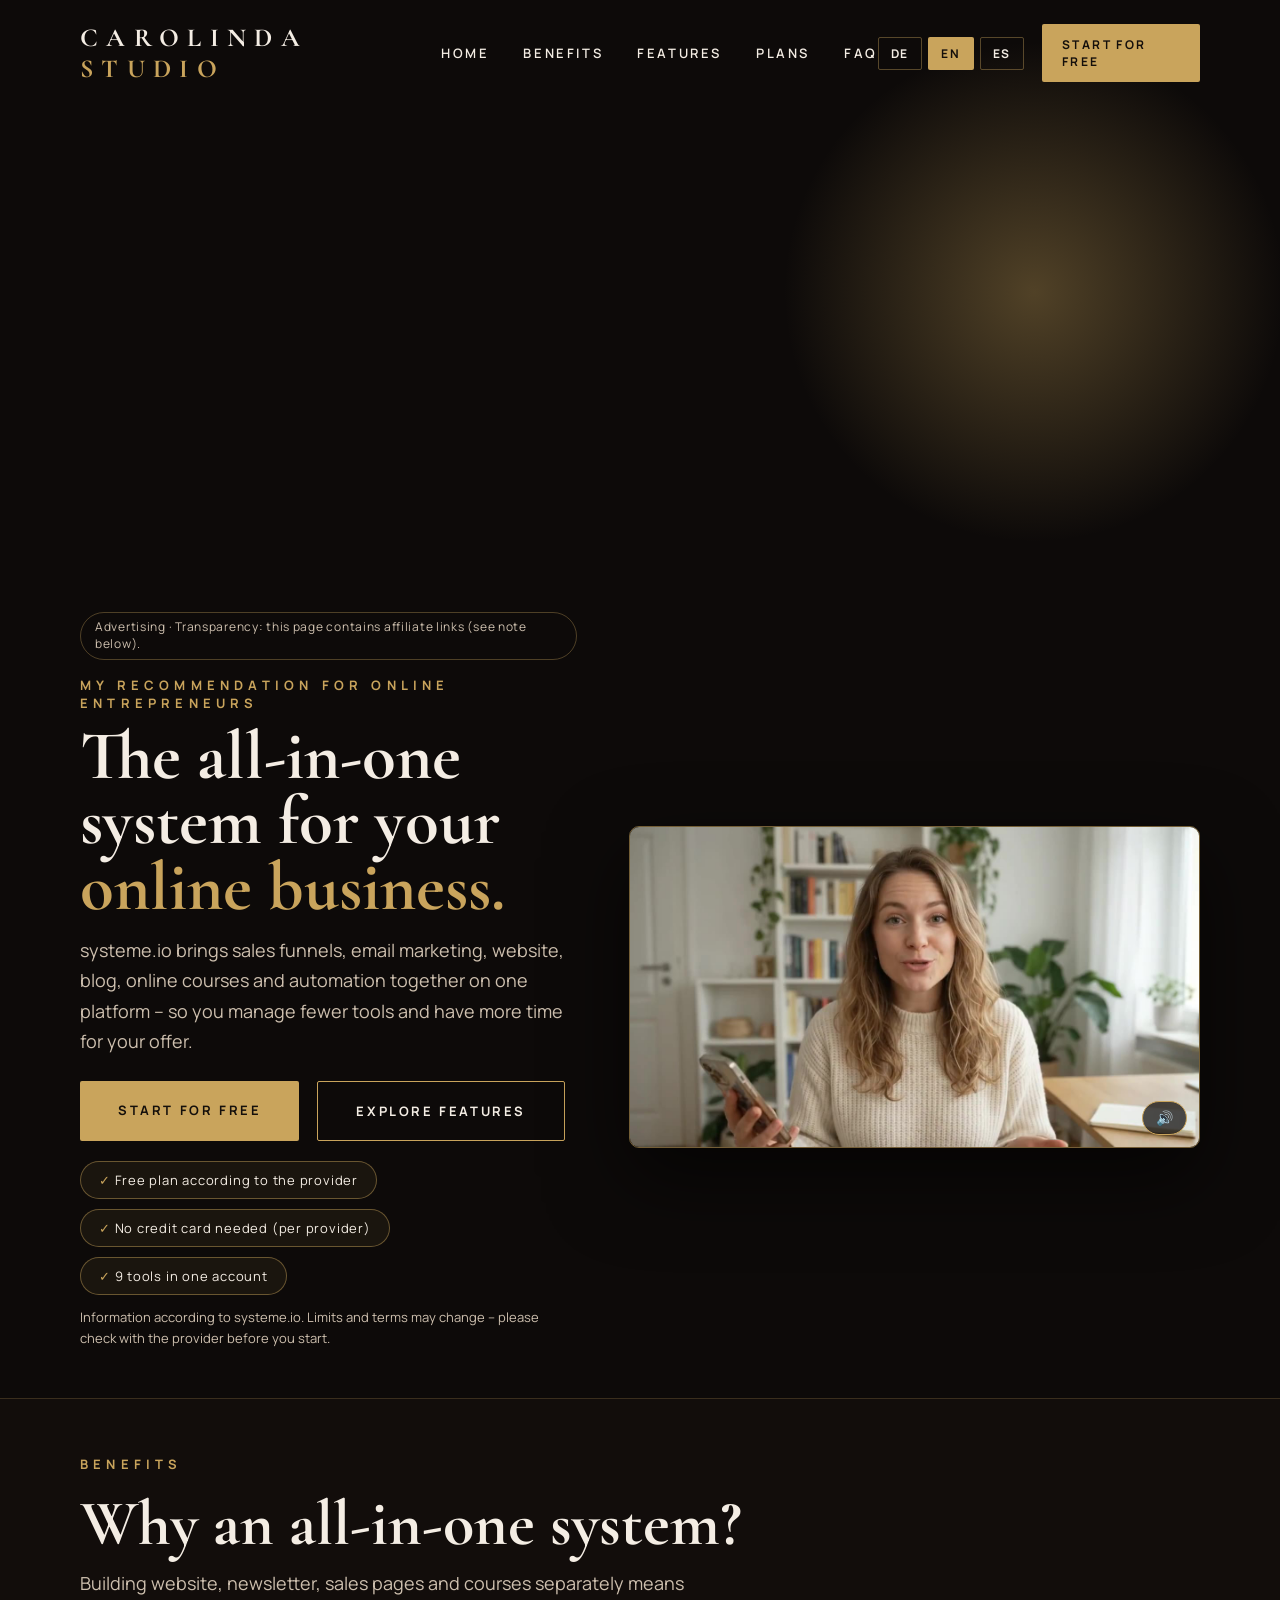
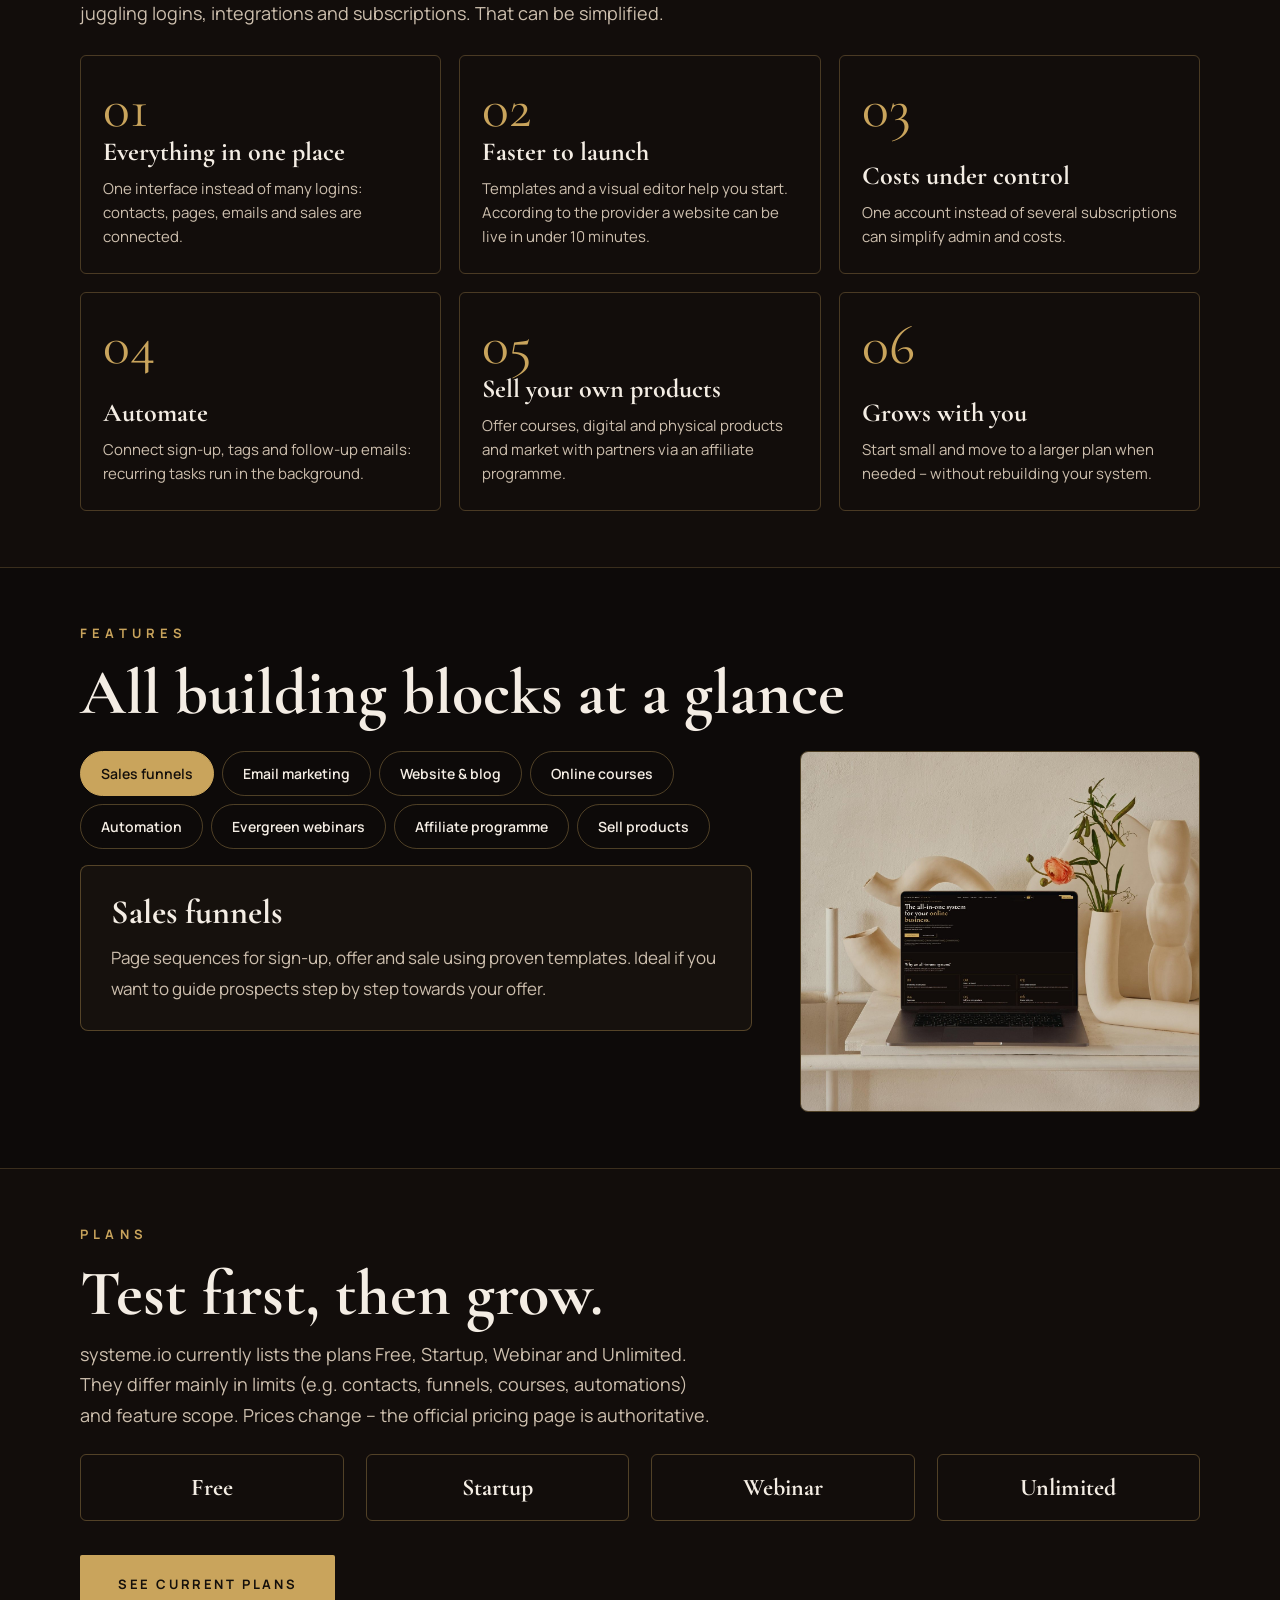
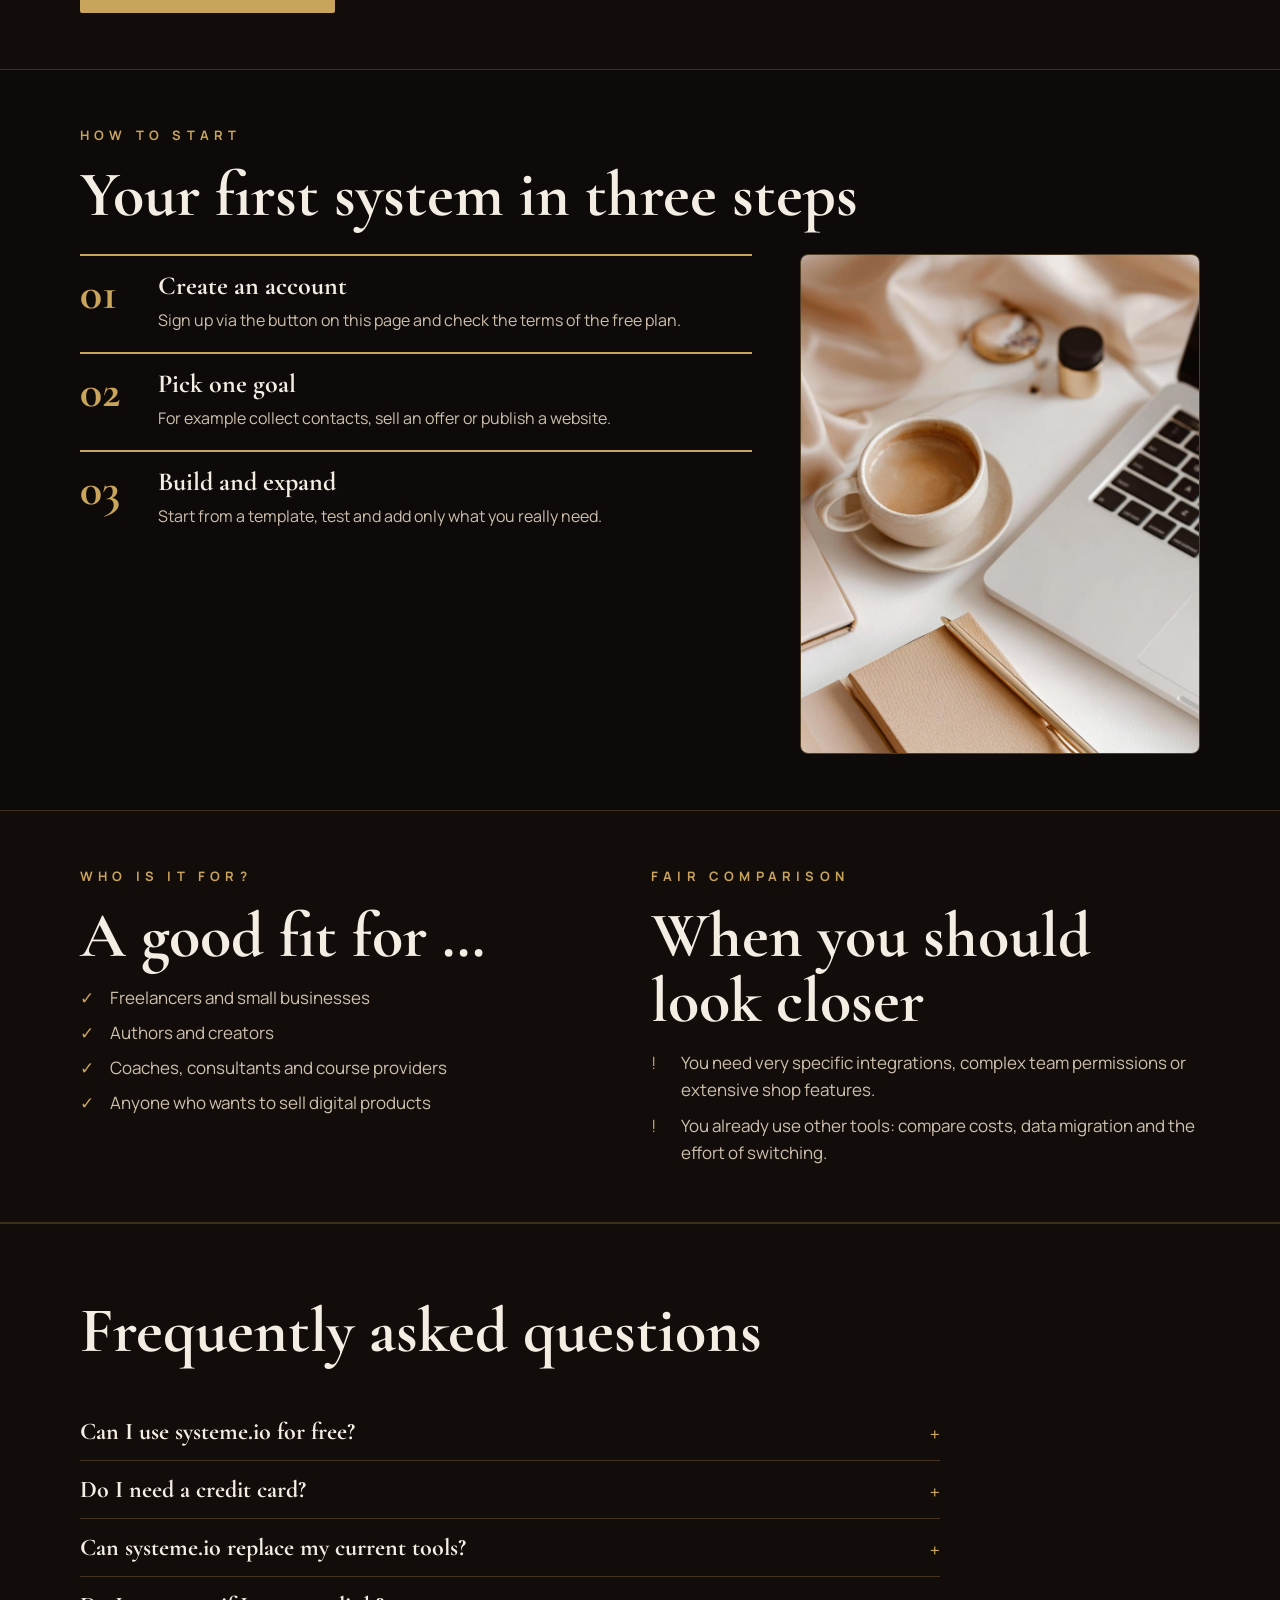
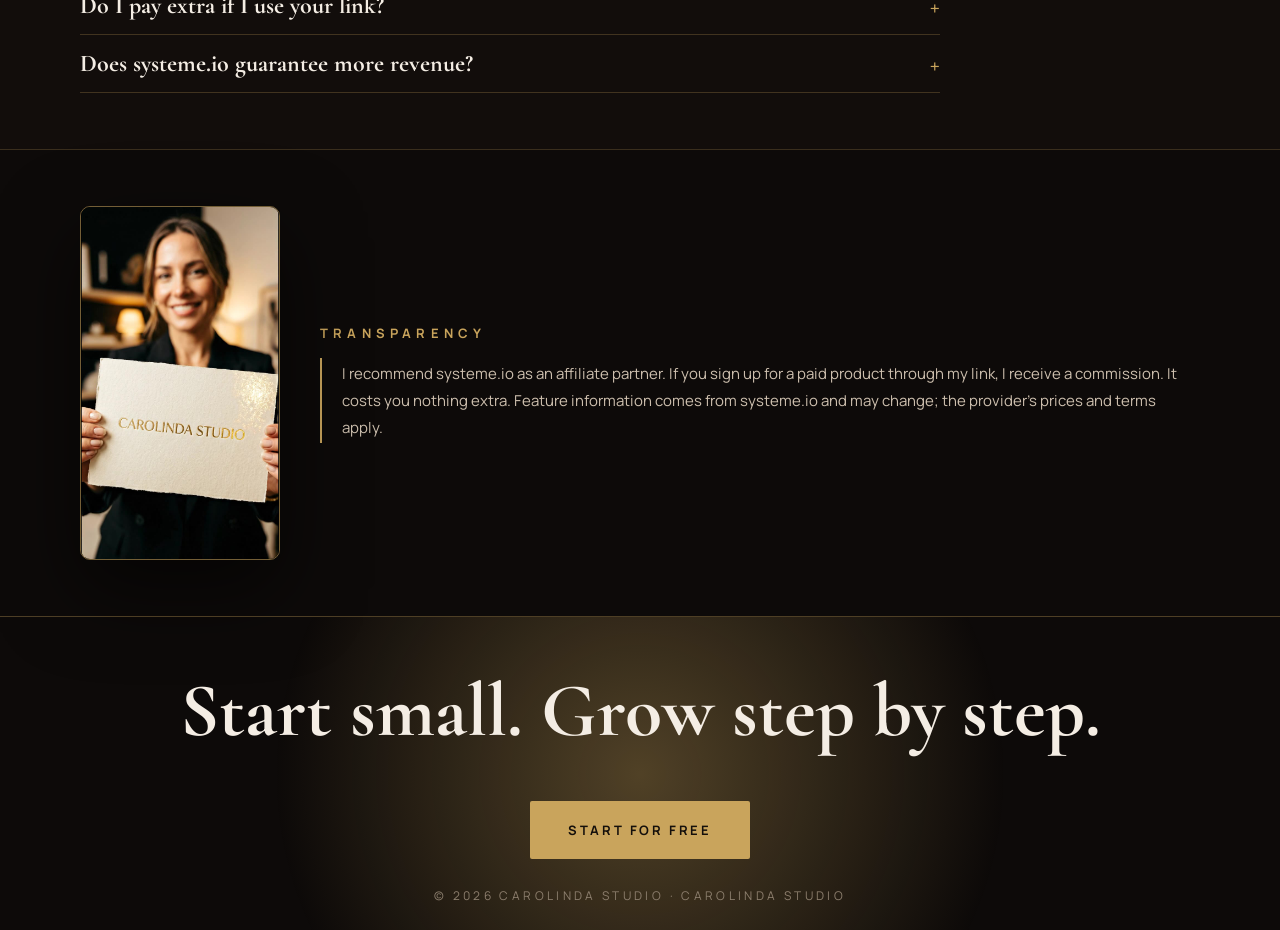
<file: systeme-io.html>
<!DOCTYPE html>
<html lang="de">
<head>
<meta charset="UTF-8">
<meta name="viewport" content="width=device-width, initial-scale=1.0">
<title>systeme.io: All-in-One-Plattform für dein Online-Business | CAROLINDA STUDIO</title>
<link rel="icon" type="image/jpeg" href="./images/CSProfile.jpg">
<meta name="description" content="systeme.io: Sales Funnels, E-Mail-Marketing, Website, Blog, Online-Kurse und Automatisierung in einer Plattform. Funktionen, Vorteile und Start – auf Deutsch, Englisch und Spanisch.">
<link rel="alternate" hreflang="de" href="https://carolindastudio.github.io/carolinda-studio/systeme-io.html?lang=de">
<link rel="alternate" hreflang="en" href="https://carolindastudio.github.io/carolinda-studio/systeme-io.html?lang=en">
<link rel="alternate" hreflang="es" href="https://carolindastudio.github.io/carolinda-studio/systeme-io.html?lang=es">
<link rel="preconnect" href="https://fonts.googleapis.com">
<link rel="preconnect" href="https://fonts.gstatic.com" crossorigin>
<link href="https://fonts.googleapis.com/css2?family=Cormorant+Garamond:ital,wght@0,500;0,700;1,500&family=Manrope:wght@400;600;700&display=swap" rel="stylesheet">
<link rel="stylesheet" href="home.css">
<script type="application/ld+json">{"@context": "https://schema.org", "@type": "FAQPage", "mainEntity": [{"@type": "Question", "name": "Ist systeme.io kostenlos nutzbar?", "acceptedAnswer": {"@type": "Answer", "text": "Der Anbieter wirbt mit einem kostenlosen Plan, der bestimmte Limits hat. Prüfe auf der offiziellen Website, was aktuell enthalten ist."}}, {"@type": "Question", "name": "Brauche ich eine Kreditkarte?", "acceptedAnswer": {"@type": "Answer", "text": "Laut Anbieter ist für den Start keine Kreditkarte nötig. Für kostenpflichtige Tarife gelten die Bedingungen im Bestellprozess."}}, {"@type": "Question", "name": "Entstehen mir Mehrkosten, wenn ich deinen Link nutze?", "acceptedAnswer": {"@type": "Answer", "text": "Nein. Der Affiliate-Link ist ein Empfehlungslink; für dich entsteht kein Aufpreis. Es gelten die Preise und Bedingungen von systeme.io."}}, {"@type": "Question", "name": "Garantiert systeme.io mehr Umsatz?", "acceptedAnswer": {"@type": "Answer", "text": "Nein. systeme.io ist ein Werkzeug. Der Erfolg hängt von Angebot, Zielgruppe und Umsetzung ab."}}]}</script>
<style>
.s-wrap{padding:0 80px}
.s-note{background:#1a1411;color:var(--muted);text-align:center;padding:9px 16px;font-size:12px;letter-spacing:.06em;border-bottom:1px solid rgba(201,164,92,.25)}
.lang{display:flex;gap:6px}
.lang button{background:none;border:1px solid rgba(201,164,92,.4);color:var(--text);padding:7px 12px;font:700 12px 'Manrope';letter-spacing:.14em;border-radius:2px;cursor:pointer;transition:background .3s}
.lang button.on,.lang button:hover{background:var(--gold);color:#140f0b}
.s-hero{position:relative;padding:210px 80px 100px;overflow:hidden}
.s-hero .glow{left:55%;top:40px;width:640px;height:640px}
.s-hero>*{position:relative}
.s-hero h1{font-size:clamp(46px,7.4vw,108px);line-height:.95;max-width:1000px;margin-top:22px}
.s-hero h1 em{font-style:normal;color:var(--gold)}
.flow{display:flex;align-items:center;gap:0;margin-top:70px;position:relative;flex-wrap:wrap}
.node{flex:1;min-width:130px;text-align:center;padding:26px 10px;border:1px solid rgba(201,164,92,.4);border-radius:6px;background:rgba(201,164,92,.05);font-size:13px;letter-spacing:.14em;text-transform:uppercase;font-weight:700;position:relative}
.node b{display:block;font:700 40px 'Cormorant Garamond';color:var(--gold);letter-spacing:0;margin-bottom:6px}
.arr{width:34px;height:1px;background:var(--gold);position:relative;flex:none}
.arr::after{content:"";position:absolute;right:0;top:-3px;border:4px solid transparent;border-left:7px solid var(--gold);border-right:0}
.node{animation:pulse 5s infinite}.node:nth-of-type(2){animation-delay:1s}.node:nth-of-type(3){animation-delay:2s}.node:nth-of-type(4){animation-delay:3s}.node:nth-of-type(5){animation-delay:4s}
@keyframes pulse{0%,60%,100%{box-shadow:none;border-color:rgba(201,164,92,.4)}15%{box-shadow:0 0 40px rgba(201,164,92,.45);border-color:var(--gold)}}
.hint{font-size:13px;color:var(--muted);margin-top:18px;max-width:560px;line-height:1.6}
.s-sec{padding:110px 80px}
.s-sec.alt{background:var(--bg2);border-block:1px solid rgba(201,164,92,.22)}
.s-sec h2{font-size:clamp(40px,5vw,66px);line-height:1.02;margin:18px 0 0}
.s-sec>p.sub{font-size:18px;line-height:1.7;color:var(--muted);max-width:640px;margin:20px 0 0}
.g3{display:grid;grid-template-columns:repeat(3,1fr);gap:22px;margin-top:50px}
.g3 .card{min-height:200px;padding:34px 28px}
.g3 .card h3{font-size:30px}
.tool{display:grid;grid-template-columns:1fr 1fr;gap:60px;margin-top:46px;align-items:start}
.opts{display:grid;gap:12px}
.opts button{text-align:left;background:none;color:var(--text);border:1px solid rgba(201,164,92,.35);border-radius:6px;padding:20px 24px;font:600 16px 'Manrope';cursor:pointer;transition:all .3s}
.opts button:hover,.opts button.on{border-color:var(--gold);background:rgba(201,164,92,.1)}
.result{border:1px solid var(--gold);border-radius:8px;padding:34px;background:rgba(201,164,92,.06);min-height:200px;font-size:18px;line-height:1.7}
.result small{display:block;margin-top:16px;color:var(--muted);font-size:13px}
.calc label{display:flex;justify-content:space-between;align-items:center;gap:16px;border-bottom:1px solid rgba(201,164,92,.25);padding:16px 0;font-size:16px}
.calc input{width:130px;background:transparent;border:1px solid rgba(201,164,92,.4);color:var(--text);padding:12px;border-radius:4px;font:700 16px 'Manrope';text-align:right}
.calc input:focus{outline:2px solid var(--gold)}
.sum{font:700 clamp(34px,4vw,52px) 'Cormorant Garamond';color:var(--gold);margin-top:6px}
details{border-bottom:1px solid rgba(201,164,92,.25);padding:22px 0;max-width:860px}
summary{cursor:pointer;font:700 28px 'Cormorant Garamond';list-style:none;display:flex;justify-content:space-between;gap:20px}
summary::after{content:"+";color:var(--gold)}details[open] summary::after{content:"–"}
details p{color:var(--muted);line-height:1.8;margin:14px 0 0;font-size:17px}
.disc{max-width:860px;border-left:2px solid var(--gold);padding:6px 0 6px 24px;color:var(--muted);line-height:1.8;font-size:15px}
.sticky{display:none}
@media(max-width:980px){
 .s-hero{padding:130px 24px 60px}.s-sec{padding:70px 24px}.g3,.tool{grid-template-columns:1fr}.arr{display:none}.flow{gap:10px}
 .nav .lang{margin-left:auto}
 .sticky{display:block;position:fixed;left:0;right:0;bottom:0;z-index:60;padding:12px 16px;background:rgba(13,10,9,.94);backdrop-filter:blur(10px);border-top:1px solid var(--gold)}
 .sticky a{display:block;text-align:center;padding:16px}body{padding-bottom:78px}
}

.chips{display:flex;flex-wrap:wrap;gap:10px;margin-top:34px}
.chip{border:1px solid rgba(201,164,92,.45);border-radius:30px;padding:9px 18px;font-size:13px;letter-spacing:.06em;color:var(--text);background:rgba(201,164,92,.07)}
.chip::before{content:"✓ ";color:var(--gold)}
.tabs{display:flex;flex-wrap:wrap;gap:8px;margin-top:44px}
.tabs button{background:none;color:var(--text);border:1px solid rgba(201,164,92,.35);border-radius:30px;padding:12px 20px;font:600 14px 'Manrope';cursor:pointer;transition:all .3s}
.tabs button:hover,.tabs button.on{background:var(--gold);color:#140f0b;border-color:var(--gold)}
.panel{display:none;margin-top:34px;border:1px solid rgba(201,164,92,.35);border-radius:8px;padding:44px;background:rgba(201,164,92,.05);max-width:900px}
.panel.on{display:block;animation:ri .6s both}
.panel h3{font-size:44px}.panel p{font-size:18px;line-height:1.8;color:var(--muted);margin:16px 0 0}
.g2{display:grid;grid-template-columns:1fr 1fr;gap:22px;margin-top:44px}
.plan{border:1px solid rgba(201,164,92,.35);border-radius:6px;padding:26px 22px;text-align:center;font:700 26px 'Cormorant Garamond'}
.steps{counter-reset:s;display:grid;grid-template-columns:repeat(3,1fr);gap:22px;margin-top:46px}
.step{counter-increment:s;border-top:2px solid var(--gold);padding-top:22px}
.step::before{content:"0" counter(s);font:700 56px 'Cormorant Garamond';color:var(--gold);display:block;line-height:1}
.step h3{font-size:30px;margin-top:10px}.step p{color:var(--muted);line-height:1.7;margin:10px 0 0}
ul.tick{list-style:none;padding:0;margin:26px 0 0;display:grid;gap:12px;max-width:640px}
ul.tick li{padding-left:30px;position:relative;color:var(--muted);line-height:1.6;font-size:17px}
ul.tick li::before{content:"✓";position:absolute;left:0;color:var(--gold)}
ul.tick.warn li::before{content:"!"}
.navcta{margin-left:18px;padding:12px 20px;font-size:12px}
@media(max-width:980px){.g2,.steps{grid-template-columns:1fr}.panel{padding:26px}.navcta{display:none}}

.s-note{padding:7px 16px}
.s-hero{padding:88px 80px 40px}
.s-hero .glow{left:62%;top:-60px;width:520px;height:520px}
.hero-grid{display:grid;grid-template-columns:1fr 320px;gap:64px;align-items:center}
.s-hero h1{font-size:clamp(40px,5.4vw,80px);margin-top:12px}
.s-hero .lead{margin-top:14px;font-size:18px!important}
.s-hero .cta{margin-top:24px}.chips{margin-top:20px}.hint{margin-top:12px}
.vid{position:relative;border:1px solid rgba(201,164,92,.55);border-radius:10px;overflow:hidden;box-shadow:0 30px 80px rgba(0,0,0,.6);line-height:0}
.vid video{width:100%;aspect-ratio:9/16;object-fit:cover;display:block}
.vsound{position:absolute;right:12px;bottom:12px;line-height:1;background:rgba(13,10,9,.72);color:var(--text);border:1px solid var(--gold);border-radius:30px;padding:9px 13px;font-size:14px;cursor:pointer}
.s-sec{padding:56px 80px}
.s-sec>p.sub{margin-top:12px}
.g3{margin-top:26px;gap:18px}.g3 .card{min-height:150px;padding:24px 22px}.g3 .card .n{font-size:56px}.g3 .card h3{font-size:26px}
.tabs{margin-top:24px}.panel{margin-top:16px;padding:26px 30px}.panel h3{font-size:34px}.panel p{font-size:17px;margin-top:10px}
.g2{margin-top:24px}.plans{grid-template-columns:repeat(4,1fr)}.plan{padding:18px;font-size:24px}
.split2{display:grid;grid-template-columns:1fr 400px;gap:48px;align-items:start;margin-top:26px}
.split2 .tabs{margin-top:0}
.pic img{width:100%;border-radius:8px;border:1px solid rgba(201,164,92,.35);display:block}
.pic img.crop{aspect-ratio:4/5;object-fit:cover}
.steps{margin-top:0;grid-template-columns:1fr;gap:18px}
.step{display:grid;grid-template-columns:64px 1fr;gap:0 14px;padding-top:14px}
.step::before{grid-row:1/3;font-size:46px}
.step h3{font-size:26px;margin:0}.step p{margin:6px 0 0}
ul.tick{margin-top:16px;gap:8px}
details{padding:14px 0}summary{font-size:24px}details p{margin-top:10px}
.disc{padding:2px 0 2px 20px}
.final footer{margin-top:28px}
@media(max-width:980px){
 .s-hero{padding:76px 20px 28px}.hero-grid,.split2{grid-template-columns:1fr;gap:30px}
 .vid{max-width:270px;margin:0 auto}.s-sec{padding:40px 20px}.plans{grid-template-columns:1fr 1fr}
 .pic img.crop{aspect-ratio:16/10}
}

.adtag{display:inline-block;font-size:12px;letter-spacing:.06em;color:var(--muted);border:1px solid rgba(201,164,92,.35);border-radius:30px;padding:6px 14px;margin-bottom:16px;line-height:1.4}
.s-hero{padding:92px 80px 36px}
.hero-grid{grid-template-columns:minmax(0,1fr) minmax(0,1.15fr);gap:52px;align-items:center}
.vid video{aspect-ratio:16/9}
.vid.small{max-width:200px}.vid.small video{aspect-ratio:9/16}
.trust{display:grid;grid-template-columns:200px 1fr;gap:40px;align-items:center}
@media(max-width:980px){
 .s-hero{padding:76px 20px 24px}.hero-grid{grid-template-columns:1fr;gap:24px}
 .hero-grid>.vid,.s-hero .vid{max-width:none;margin:0}.vid.small{margin:0 auto}
 .trust{grid-template-columns:1fr;justify-items:center;text-align:left}
}
</style>
</head>
<body>
<header class="nav">
<a href="index.html#home" class="logo">CAROLINDA <span>STUDIO</span></a>
<nav class="menu"><a href="index.html"><span data-i="home">Startseite</span></a><a href="#vorteile"><span data-i="n1">Vorteile</span></a><a href="#funktionen"><span data-i="n2">Funktionen</span></a><a href="#tarife"><span data-i="n3">Tarife</span></a><a href="#faq">FAQ</a></nav>
<div class="lang" role="group" aria-label="Language"><button data-l="de">DE</button><button data-l="en">EN</button><button data-l="es">ES</button></div>
<a class="btn gold navcta" data-aff data-cta="nav" href="https://systeme.io/de?sa=sa0284860441cf64075473bbe5aff1d0e8e1571a1d" target="_blank" rel="sponsored noopener noreferrer" data-i="cta">Kostenlos starten</a>
</header>
<main>
<section class="s-hero"><div class="glow"></div>
<div class="hero-grid"><div><div class="adtag"><span data-i="note">Werbung · Transparenz: Diese Seite enthält Affiliate-Links (siehe Hinweis unten).</span></div><div class="eyebrow"><span data-i="eye">Meine Empfehlung für Online-Unternehmer</span></div>
<h1 data-i="h1">Das All-in-One-System für dein <em>Online-Business.</em></h1>
<p class="lead" style="font-size:20px;max-width:720px" data-i="lead">systeme.io vereint Sales Funnels, E-Mail-Marketing, Website, Blog, Online-Kurse und Automatisierung in einer Plattform – damit du weniger Tools verwaltest und mehr Zeit für dein Angebot hast.</p>
<div class="cta"><a class="btn gold" data-aff data-cta="hero" href="https://systeme.io/de?sa=sa0284860441cf64075473bbe5aff1d0e8e1571a1d" target="_blank" rel="sponsored noopener noreferrer" data-i="cta">Kostenlos starten</a><a class="btn line" href="#funktionen" data-i="cta2">Funktionen ansehen</a></div>
<div class="chips"><span class="chip" data-i="c1">Kostenloser Plan laut Anbieter</span><span class="chip" data-i="c2">Keine Kreditkarte nötig (laut Anbieter)</span><span class="chip" data-i="c3">9 Werkzeuge in einem Konto</span></div>
<p class="hint" data-i="hint">Angaben laut systeme.io. Limits und Konditionen können sich ändern – bitte vor dem Start beim Anbieter prüfen.</p>
</div>
<div class="vid"><video autoplay muted loop playsinline preload="metadata" poster="images/systeme-woman-poster.jpg" aria-label="Video"><source src="videos/systeme-woman.mp4" type="video/mp4"></video><button class="vsound" id="vs" type="button" aria-label="Sound">🔊</button></div>
</div></section>
<section class="s-sec alt" id="vorteile">
<div class="eyebrow" data-i="be">Vorteile</div><h2 data-i="bt">Warum ein All-in-One-System?</h2><p class="sub" data-i="bs">Wer Website, Newsletter, Verkaufsseiten und Kurse getrennt aufbaut, jongliert mit Logins, Schnittstellen und Abos. Das lässt sich vereinfachen.</p>
<div class="g3">
<div class="card reveal"><div class="n">01</div><div><h3 data-i="b1t">Alles an einem Ort</h3><p data-i="b1d">Eine Oberfläche statt vieler Logins: Kontakte, Seiten, E-Mails und Verkäufe hängen zusammen.</p></div></div>
<div class="card reveal"><div class="n">02</div><div><h3 data-i="b2t">Schneller live</h3><p data-i="b2d">Vorlagen und visueller Editor helfen beim Start. Laut Anbieter ist eine Website in unter 10 Minuten online.</p></div></div>
<div class="card reveal"><div class="n">03</div><div><h3 data-i="b3t">Kosten im Blick</h3><p data-i="b3d">Ein Konto statt mehrerer Abos kann Verwaltung und Kosten vereinfachen.</p></div></div>
<div class="card reveal"><div class="n">04</div><div><h3 data-i="b4t">Automatisieren</h3><p data-i="b4d">Anmeldung, Tags und Follow-up-E-Mails verbinden: wiederkehrende Aufgaben laufen im Hintergrund.</p></div></div>
<div class="card reveal"><div class="n">05</div><div><h3 data-i="b5t">Eigene Produkte verkaufen</h3><p data-i="b5d">Kurse, digitale und physische Produkte anbieten und mit Partnern über ein Affiliate-Programm vermarkten.</p></div></div>
<div class="card reveal"><div class="n">06</div><div><h3 data-i="b6t">Mit dir wachsen</h3><p data-i="b6d">Starte klein und wechsle bei Bedarf in einen größeren Tarif – ohne dein System neu aufzubauen.</p></div></div>
</div></section>
<section class="s-sec" id="funktionen">
<div class="eyebrow" data-i="fe">Funktionen</div><h2 data-i="ft">Alle Bausteine im Überblick</h2>
<div class="split2"><div><div class="tabs" role="tablist"><button role="tab" data-t="1" data-i="t1t">Sales Funnels</button><button role="tab" data-t="2" data-i="t2t">E-Mail-Marketing</button><button role="tab" data-t="3" data-i="t3t">Website & Blog</button><button role="tab" data-t="4" data-i="t4t">Online-Kurse</button><button role="tab" data-t="5" data-i="t5t">Automatisierung</button><button role="tab" data-t="6" data-i="t6t">Evergreen-Webinare</button><button role="tab" data-t="7" data-i="t7t">Partnerprogramm</button><button role="tab" data-t="8" data-i="t8t">Produkte verkaufen</button></div>
<div class="panel" id="pn1"><h3 data-i="t1t">Sales Funnels</h3><p data-i="t1d">Seitenfolgen für Anmeldung, Angebot und Verkauf mit bewährten Vorlagen. Ideal, wenn du Interessenten Schritt für Schritt zum Angebot führen willst.</p></div>
<div class="panel" id="pn2"><h3 data-i="t2t">E-Mail-Marketing</h3><p data-i="t2d">Kontaktliste aufbauen, Kampagnen und Newsletter senden. Laut Anbieter ist der Versand unbegrenzt; Kontaktlimits hängen vom Tarif ab.</p></div>
<div class="panel" id="pn3"><h3 data-i="t3t">Website & Blog</h3><p data-i="t3d">Seiten aus Vorlagen gestalten und Blogartikel veröffentlichen, um sichtbar zu werden und Besucher in Kontakte zu verwandeln.</p></div>
<div class="panel" id="pn4"><h3 data-i="t4t">Online-Kurse</h3><p data-i="t4d">Kurse mit Modulen und Lektionen aufbauen, Teilnehmer verwalten und Zugänge steuern – auch als Mitgliederbereich.</p></div>
<div class="panel" id="pn5"><h3 data-i="t5t">Automatisierung</h3><p data-i="t5d">Regeln und Abläufe, die auf Aktionen reagieren: Tags setzen, E-Mails auslösen, Kontakte in Kampagnen einordnen.</p></div>
<div class="panel" id="pn6"><h3 data-i="t6t">Evergreen-Webinare</h3><p data-i="t6d">Automatisierte Webinare, die zu jeder Zeit laufen, um Reichweite aufzubauen und Angebote zu präsentieren.</p></div>
<div class="panel" id="pn7"><h3 data-i="t7t">Partnerprogramm</h3><p data-i="t7d">Eigene Partner gewinnen, Links verwalten und Auszahlungen an einer Stelle organisieren.</p></div>
<div class="panel" id="pn8"><h3 data-i="t8t">Produkte verkaufen</h3><p data-i="t8d">Eigene digitale oder physische Produkte anbieten oder dich am Dropshipping orientieren – direkt mit deinen Verkaufsseiten verbunden.</p></div>
</div><div class="pic"><img src="images/systeme-mockup.jpg" alt="systeme.io-Seite von CAROLINDA STUDIO auf einem Laptop" loading="lazy"></div></div></section>
<section class="s-sec alt" id="tarife">
<div class="eyebrow" data-i="pe">Tarife</div><h2 data-i="pt">Erst testen, dann wachsen.</h2><p class="sub" data-i="ps">Aktuell nennt systeme.io die Tarife Free, Startup, Webinar und Unlimited. Sie unterscheiden sich vor allem in Limits (z. B. Kontakte, Funnels, Kurse, Automatisierungen) und im Funktionsumfang. Preise ändern sich – maßgeblich ist die offizielle Tarifseite.</p>
<div class="g2 plans"><div class="plan">Free</div><div class="plan">Startup</div><div class="plan">Webinar</div><div class="plan">Unlimited</div></div>
<div style="margin-top:34px"><a class="btn gold" data-aff data-cta="plans" href="https://systeme.io/de?sa=sa0284860441cf64075473bbe5aff1d0e8e1571a1d" target="_blank" rel="sponsored noopener noreferrer" data-i="pc">Aktuelle Tarife ansehen</a></div>
</section>
<section class="s-sec">
<div class="eyebrow" data-i="se">So startest du</div><h2 data-i="st">In drei Schritten zum ersten System</h2>
<div class="split2"><div class="steps"><div class="step reveal"><h3 data-i="s1t">Konto erstellen</h3><p data-i="s1d">Über den Button auf dieser Seite registrieren und die Konditionen des kostenlosen Plans prüfen.</p></div><div class="step reveal"><h3 data-i="s2t">Ein Ziel wählen</h3><p data-i="s2d">Zum Beispiel Kontakte sammeln, ein Angebot verkaufen oder eine Website veröffentlichen.</p></div><div class="step reveal"><h3 data-i="s3t">Bauen und erweitern</h3><p data-i="s3d">Starte mit einer Vorlage, teste und ergänze nur, was du wirklich brauchst.</p></div></div><div class="pic"><img class="crop" src="images/systeme-desk.jpg" alt="Arbeitsplatz mit Laptop, Kaffee und Notizbuch" loading="lazy"></div></div></section>
<section class="s-sec alt">
<div class="g2" style="margin-top:0">
<div><div class="eyebrow" data-i="we">Für wen?</div><h2 data-i="wt">Gut geeignet für …</h2><ul class="tick"><li data-i="w1">Selbstständige und kleine Unternehmen</li><li data-i="w2">Autorinnen, Autoren und Creator</li><li data-i="w3">Coaches, Berater und Kursanbieter</li><li data-i="w4">Alle, die digitale Produkte verkaufen wollen</li></ul></div>
<div><div class="eyebrow" data-i="le">Fair verglichen</div><h2 data-i="lt">Wann du genauer prüfen solltest</h2><ul class="tick warn"><li data-i="l1">Du brauchst sehr spezielle Integrationen, komplexe Teamrechte oder umfangreiche Shop-Funktionen.</li><li data-i="l2">Du nutzt bereits andere Tools: Vergleiche Kosten, Datenumzug und den Aufwand eines Wechsels.</li></ul></div>
</div></section>
<section class="s-sec alt" id="faq"><h2 data-i="qt">Häufige Fragen</h2><div style="margin-top:40px"><details><summary data-i="q1">Ist systeme.io kostenlos nutzbar?</summary><p data-i="p1">Der Anbieter wirbt mit einem kostenlosen Plan, der bestimmte Limits hat. Prüfe auf der offiziellen Website, was aktuell enthalten ist.</p></details><details><summary data-i="q2">Brauche ich eine Kreditkarte?</summary><p data-i="p2">Laut Anbieter ist für den Start keine Kreditkarte nötig. Für kostenpflichtige Tarife gelten die Bedingungen im Bestellprozess.</p></details><details><summary data-i="q3">Kann systeme.io meine bisherigen Tools ersetzen?</summary><p data-i="p3">Das hängt von deinem Workflow ab. Die Plattform bündelt viele Funktionen, aber nicht jede Spezialfunktion anderer Tools. Vergleiche vor dem Wechsel.</p></details><details><summary data-i="q4">Entstehen mir Mehrkosten, wenn ich deinen Link nutze?</summary><p data-i="p4">Nein. Der Affiliate-Link ist ein Empfehlungslink; für dich entsteht kein Aufpreis. Es gelten die Preise und Bedingungen von systeme.io.</p></details><details><summary data-i="q5">Garantiert systeme.io mehr Umsatz?</summary><p data-i="p5">Nein. systeme.io ist ein Werkzeug. Der Erfolg hängt von Angebot, Zielgruppe und Umsetzung ab.</p></details></div></section>
<section class="s-sec"><div class="trust"><div class="vid small"><video autoplay muted loop playsinline preload="metadata" poster="images/carolinda-video-poster.jpg" aria-label="CAROLINDA STUDIO"><source src="videos/carolinda-entrepreneur.mp4" type="video/mp4"></video></div><div><div class="eyebrow" data-i="de">Transparenz</div><div class="disc" style="margin-top:16px" data-i="dt">Ich empfehle systeme.io als Affiliate-Partnerin. Wenn du über meinen Link ein kostenpflichtiges Produkt abschließt, erhalte ich eine Provision. Für dich entstehen keine Mehrkosten. Angaben zu Funktionen stammen von systeme.io und können sich ändern; es gelten die Preise und Bedingungen des Anbieters.</div></div></div></section>
<section class="final" style="padding:56px 24px 26px"><div class="glow"></div>
<h2 style="position:relative;font-size:clamp(40px,6vw,76px)" data-i="end">Starte klein. Wachse Schritt für Schritt.</h2>
<a class="btn gold" data-aff data-cta="end" href="https://systeme.io/de?sa=sa0284860441cf64075473bbe5aff1d0e8e1571a1d" target="_blank" rel="sponsored noopener noreferrer" data-i="cta">Kostenlos starten</a>
<footer>© 2026 CAROLINDA STUDIO · <a href="index.html">CAROLINDA STUDIO</a></footer></section>
</main>
<div class="sticky"><a class="btn gold" data-aff data-cta="sticky" href="https://systeme.io/de?sa=sa0284860441cf64075473bbe5aff1d0e8e1571a1d" target="_blank" rel="sponsored noopener noreferrer" data-i="cta">Kostenlos starten</a></div>
<script>
const AFF={"de": "https://systeme.io/de?sa=sa0284860441cf64075473bbe5aff1d0e8e1571a1d", "en": "https://join.systeme.io/en?sa=sa0284860441cf64075473bbe5aff1d0e8e1571a1d", "es": "https://systeme.io/es?sa=sa0284860441cf64075473bbe5aff1d0e8e1571a1d"};
const T={"en": {"ttl": "systeme.io: all-in-one platform for your online business | CAROLINDA STUDIO", "note": "Advertising · Transparency: this page contains affiliate links (see note below).", "n1": "Benefits", "n2": "Features", "n3": "Plans", "cta": "Start for free", "cta2": "Explore features", "eye": "My recommendation for online entrepreneurs", "h1": "The all-in-one system for your <em>online business.</em>", "lead": "systeme.io brings sales funnels, email marketing, website, blog, online courses and automation together on one platform – so you manage fewer tools and have more time for your offer.", "c1": "Free plan according to the provider", "c2": "No credit card needed (per provider)", "c3": "9 tools in one account", "hint": "Information according to systeme.io. Limits and terms may change – please check with the provider before you start.", "be": "Benefits", "bt": "Why an all-in-one system?", "bs": "Building website, newsletter, sales pages and courses separately means juggling logins, integrations and subscriptions. That can be simplified.", "b1t": "Everything in one place", "b1d": "One interface instead of many logins: contacts, pages, emails and sales are connected.", "b2t": "Faster to launch", "b2d": "Templates and a visual editor help you start. According to the provider a website can be live in under 10 minutes.", "b3t": "Costs under control", "b3d": "One account instead of several subscriptions can simplify admin and costs.", "b4t": "Automate", "b4d": "Connect sign-up, tags and follow-up emails: recurring tasks run in the background.", "b5t": "Sell your own products", "b5d": "Offer courses, digital and physical products and market with partners via an affiliate programme.", "b6t": "Grows with you", "b6d": "Start small and move to a larger plan when needed – without rebuilding your system.", "fe": "Features", "ft": "All building blocks at a glance", "t1t": "Sales funnels", "t1d": "Page sequences for sign-up, offer and sale using proven templates. Ideal if you want to guide prospects step by step towards your offer.", "t2t": "Email marketing", "t2d": "Build a contact list, send campaigns and newsletters. According to the provider sending is unlimited; contact limits depend on the plan.", "t3t": "Website & blog", "t3d": "Design pages from templates and publish blog posts to get found and turn visitors into contacts.", "t4t": "Online courses", "t4d": "Build courses with modules and lessons, manage students and control access – including membership areas.", "t5t": "Automation", "t5d": "Rules and workflows that react to actions: set tags, trigger emails, place contacts in campaigns.", "t6t": "Evergreen webinars", "t6d": "Automated webinars that run at any time to build reach and present offers.", "t7t": "Affiliate programme", "t7d": "Recruit your own partners, manage links and organise payouts in one place.", "t8t": "Sell products", "t8d": "Offer your own digital or physical products or explore dropshipping – connected directly to your sales pages.", "pe": "Plans", "pt": "Test first, then grow.", "ps": "systeme.io currently lists the plans Free, Startup, Webinar and Unlimited. They differ mainly in limits (e.g. contacts, funnels, courses, automations) and feature scope. Prices change – the official pricing page is authoritative.", "pc": "See current plans", "se": "How to start", "st": "Your first system in three steps", "s1t": "Create an account", "s1d": "Sign up via the button on this page and check the terms of the free plan.", "s2t": "Pick one goal", "s2d": "For example collect contacts, sell an offer or publish a website.", "s3t": "Build and expand", "s3d": "Start from a template, test and add only what you really need.", "we": "Who is it for?", "wt": "A good fit for …", "w1": "Freelancers and small businesses", "w2": "Authors and creators", "w3": "Coaches, consultants and course providers", "w4": "Anyone who wants to sell digital products", "le": "Fair comparison", "lt": "When you should look closer", "l1": "You need very specific integrations, complex team permissions or extensive shop features.", "l2": "You already use other tools: compare costs, data migration and the effort of switching.", "qt": "Frequently asked questions", "q1": "Can I use systeme.io for free?", "p1": "The provider advertises a free plan with certain limits. Check the official website for what is currently included.", "q2": "Do I need a credit card?", "p2": "According to the provider no credit card is needed to start. Paid plans follow the terms in the checkout process.", "q3": "Can systeme.io replace my current tools?", "p3": "It depends on your workflow. The platform bundles many functions, but not every specialist feature of other tools. Compare before switching.", "q4": "Do I pay extra if I use your link?", "p4": "No. The affiliate link is a referral link; there is no surcharge for you. systeme.io’s prices and terms apply.", "q5": "Does systeme.io guarantee more revenue?", "p5": "No. systeme.io is a tool. Success depends on your offer, audience and execution.", "de": "Transparency", "dt": "I recommend systeme.io as an affiliate partner. If you sign up for a paid product through my link, I receive a commission. It costs you nothing extra. Feature information comes from systeme.io and may change; the provider’s prices and terms apply.", "end": "Start small. Grow step by step.", "home": "Home"}, "es": {"ttl": "systeme.io: plataforma todo en uno para tu negocio online | CAROLINDA STUDIO", "note": "Publicidad · Transparencia: esta página contiene enlaces de afiliado (ver nota abajo).", "n1": "Ventajas", "n2": "Funciones", "n3": "Planes", "cta": "Empieza gratis", "cta2": "Ver funciones", "eye": "Mi recomendación para emprendedores online", "h1": "El sistema todo en uno para tu <em>negocio online.</em>", "lead": "systeme.io reúne embudos de venta, email marketing, sitio web, blog, cursos online y automatización en una sola plataforma: gestionas menos herramientas y tienes más tiempo para tu oferta.", "c1": "Plan gratuito según el proveedor", "c2": "Sin tarjeta de crédito (según el proveedor)", "c3": "9 herramientas en una cuenta", "hint": "Datos según systeme.io. Los límites y condiciones pueden cambiar; compruébalos con el proveedor antes de empezar.", "be": "Ventajas", "bt": "¿Por qué un sistema todo en uno?", "bs": "Crear por separado web, newsletter, páginas de venta y cursos implica gestionar accesos, integraciones y suscripciones. Eso se puede simplificar.", "b1t": "Todo en un solo lugar", "b1d": "Una interfaz en lugar de muchos accesos: contactos, páginas, emails y ventas están conectados.", "b2t": "Más rápido en marcha", "b2d": "Plantillas y un editor visual te ayudan a empezar. Según el proveedor, un sitio web puede estar online en menos de 10 minutos.", "b3t": "Costes bajo control", "b3d": "Una cuenta en lugar de varias suscripciones puede simplificar la gestión y los costes.", "b4t": "Automatiza", "b4d": "Conecta registro, etiquetas y emails de seguimiento: las tareas repetitivas funcionan en segundo plano.", "b5t": "Vende tus productos", "b5d": "Ofrece cursos, productos digitales y físicos y promociónalos con socios mediante un programa de afiliados.", "b6t": "Crece contigo", "b6d": "Empieza pequeño y pasa a un plan mayor cuando lo necesites, sin reconstruir tu sistema.", "fe": "Funciones", "ft": "Todos los bloques de un vistazo", "t1t": "Embudos de venta", "t1d": "Secuencias de páginas para registro, oferta y venta con plantillas probadas. Ideal para guiar a los interesados paso a paso hacia tu oferta.", "t2t": "Email marketing", "t2d": "Crea tu lista de contactos y envía campañas y newsletters. Según el proveedor el envío es ilimitado; los límites de contactos dependen del plan.", "t3t": "Web y blog", "t3d": "Diseña páginas con plantillas y publica artículos de blog para ganar visibilidad y convertir visitantes en contactos.", "t4t": "Cursos online", "t4d": "Crea cursos con módulos y lecciones, gestiona alumnos y controla accesos, también como área de miembros.", "t5t": "Automatización", "t5d": "Reglas y flujos que reaccionan a acciones: asignar etiquetas, lanzar emails, incluir contactos en campañas.", "t6t": "Webinars evergreen", "t6d": "Webinars automatizados que se emiten en cualquier momento para ganar alcance y presentar ofertas.", "t7t": "Programa de afiliados", "t7d": "Capta tus propios socios, gestiona enlaces y organiza los pagos en un solo lugar.", "t8t": "Vender productos", "t8d": "Ofrece tus propios productos digitales o físicos o explora el dropshipping, conectado directamente con tus páginas de venta.", "pe": "Planes", "pt": "Primero prueba, luego crece.", "ps": "Actualmente systeme.io ofrece los planes Free, Startup, Webinar y Unlimited. Se diferencian sobre todo en límites (p. ej. contactos, embudos, cursos, automatizaciones) y funciones. Los precios cambian: vale la página oficial de tarifas.", "pc": "Ver planes actuales", "se": "Cómo empezar", "st": "Tu primer sistema en tres pasos", "s1t": "Crea tu cuenta", "s1d": "Regístrate con el botón de esta página y revisa las condiciones del plan gratuito.", "s2t": "Elige un objetivo", "s2d": "Por ejemplo conseguir contactos, vender una oferta o publicar un sitio web.", "s3t": "Construye y amplía", "s3d": "Empieza con una plantilla, prueba y añade solo lo que realmente necesites.", "we": "¿Para quién?", "wt": "Muy adecuado para …", "w1": "Autónomos y pequeñas empresas", "w2": "Autores y creadores", "w3": "Coaches, consultores y creadores de cursos", "w4": "Quienes quieren vender productos digitales", "le": "Comparación honesta", "lt": "Cuándo conviene revisar con más detalle", "l1": "Necesitas integraciones muy específicas, permisos de equipo complejos o amplias funciones de tienda.", "l2": "Ya usas otras herramientas: compara costes, migración de datos y el esfuerzo del cambio.", "qt": "Preguntas frecuentes", "q1": "¿Puedo usar systeme.io gratis?", "p1": "El proveedor anuncia un plan gratuito con ciertos límites. Revisa en el sitio oficial qué incluye actualmente.", "q2": "¿Necesito tarjeta de crédito?", "p2": "Según el proveedor no se necesita tarjeta de crédito para empezar. Los planes de pago siguen las condiciones del proceso de compra.", "q3": "¿Puede systeme.io reemplazar mis herramientas actuales?", "p3": "Depende de tu flujo de trabajo. La plataforma reúne muchas funciones, pero no todas las especiales de otras herramientas. Compara antes de cambiar.", "q4": "¿Pago más si uso tu enlace?", "p4": "No. El enlace de afiliado es un enlace de recomendación; no tiene recargo para ti. Se aplican los precios y condiciones de systeme.io.", "q5": "¿Garantiza systeme.io más ventas?", "p5": "No. systeme.io es una herramienta. El éxito depende de tu oferta, tu público y la ejecución.", "de": "Transparencia", "dt": "Recomiendo systeme.io como socia afiliada. Si contratas un producto de pago a través de mi enlace, recibo una comisión. No te supone ningún coste adicional. La información de funciones procede de systeme.io y puede cambiar; se aplican los precios y condiciones del proveedor.", "end": "Empieza poco a poco. Crece paso a paso.", "home": "Inicio"}};
const DE={"ttl": "systeme.io: All-in-One-Plattform für dein Online-Business | CAROLINDA STUDIO"};
const els=[...document.querySelectorAll('[data-i]')];els.forEach(e=>e.dataset.de=e.innerHTML);
let L='de';
const t=k=>L==='de'?DE[k]:T[L][k];
function setLang(l){L=l;document.documentElement.lang=l;
 els.forEach(e=>{const k=e.dataset.i;e.innerHTML=(l==='de'||!T[l][k])?e.dataset.de:T[l][k]});
 document.title=t('ttl');
 document.querySelectorAll('[data-aff]').forEach(a=>a.href=AFF[l]);
 document.querySelectorAll('.lang button').forEach(b=>b.classList.toggle('on',b.dataset.l===l));
 try{localStorage.setItem('lang',l);const u=new URL(location);u.searchParams.set('lang',l);history.replaceState(null,'',u)}catch(e){}}
function tab(n){document.querySelectorAll('.tabs button').forEach(b=>b.classList.toggle('on',b.dataset.t==n));document.querySelectorAll('.panel').forEach(p=>p.classList.toggle('on',p.id==='pn'+n))}
document.querySelectorAll('.tabs button').forEach(b=>b.onclick=()=>tab(b.dataset.t));tab(1);
document.querySelectorAll('.lang button').forEach(b=>b.onclick=()=>setLang(b.dataset.l));
let s=new URLSearchParams(location.search).get('lang')||'';
if(!['de','en','es'].includes(s)){s='';try{s=localStorage.getItem('lang')||''}catch(e){}}
if(!['de','en','es'].includes(s)){const n=(navigator.language||'de').slice(0,2);s=['en','es'].includes(n)?n:'de'}
setLang(s);
const v=document.querySelector('.vid video'),vs=document.getElementById('vs');
if(v&&vs){vs.onclick=()=>{v.muted=!v.muted;vs.textContent=v.muted?'🔊':'🔇';if(v.paused)v.play().catch(()=>{})};
}
if(matchMedia('(prefers-reduced-motion:reduce)').matches)document.querySelectorAll('video').forEach(x=>x.pause())
</script>
<script src="home.js"></script>
</body>
</html>
</file>
<file: home.css>
:root{--bg:#0d0a09;--bg2:#120d0b;--gold:#c9a45c;--text:#f4ede4;--muted:#cdbfae}
*{box-sizing:border-box}
html{scroll-behavior:smooth}
body{margin:0;background:var(--bg);color:var(--text);font-family:'Manrope',sans-serif;overflow-x:hidden}
a{color:inherit;text-decoration:none}
img{max-width:100%;display:block}
.serif{font-family:'Cormorant Garamond',serif}
.eyebrow{font-size:13px;letter-spacing:.4em;text-transform:uppercase;color:var(--gold);font-weight:700}
h1,h2,h3{font-family:'Cormorant Garamond',serif;font-weight:700;margin:0}
.btn{display:inline-block;padding:20px 38px;font-weight:700;font-size:13px;letter-spacing:.2em;text-transform:uppercase;border-radius:2px;transition:transform .3s,box-shadow .3s}
.btn:hover{transform:translateY(-3px);box-shadow:0 14px 40px rgba(201,164,92,.35)}
.btn.gold{background:var(--gold);color:#140f0b}
.btn.line{border:1px solid var(--gold);color:var(--text)}
.btn:focus-visible,a:focus-visible{outline:2px solid var(--gold);outline-offset:3px}

.topbar{display:flex;justify-content:space-between;gap:16px;padding:10px 80px;font-size:12px;letter-spacing:.18em;text-transform:uppercase;color:var(--muted);border-bottom:1px solid rgba(201,164,92,.2)}
.topbar a{margin-right:20px}.topbar a:hover{color:var(--gold)}

.nav{position:fixed;top:0;left:0;right:0;z-index:50;display:flex;justify-content:space-between;align-items:center;padding:22px 80px;transition:background .4s,padding .4s}
.nav.solid{background:rgba(13,10,9,.88);backdrop-filter:blur(12px);padding:14px 80px}
.logo{font-family:'Cormorant Garamond',serif;font-size:26px;letter-spacing:.32em;font-weight:700}
.logo span{color:var(--gold)}
.menu{display:flex;gap:34px;font-size:13px;letter-spacing:.2em;text-transform:uppercase;font-weight:600}
.menu a{position:relative;padding:6px 0}
.menu a::after{content:"";position:absolute;left:0;bottom:0;width:0;height:1px;background:var(--gold);transition:width .3s}
.menu a:hover::after{width:100%}

.hero{position:relative;min-height:100vh;display:flex;align-items:center;overflow:hidden;padding:140px 80px 90px}
.hero-img{position:absolute;right:0;top:0;width:62%;height:100%;object-fit:cover;object-position:center 20%;opacity:.85}
.hero::before{content:"";position:absolute;inset:0;z-index:1;background:linear-gradient(90deg,var(--bg) 0%,var(--bg) 38%,rgba(13,10,9,.55) 62%,rgba(13,10,9,.2) 100%)}
.glow{position:absolute;border-radius:50%;background:radial-gradient(circle,rgba(201,164,92,.36),rgba(201,164,92,0) 68%);animation:gl 5s ease-in-out infinite;pointer-events:none}
@keyframes gl{0%,100%{opacity:.55;transform:scale(1)}50%{opacity:.95;transform:scale(1.12)}}
.hero .glow{left:-160px;top:100px;width:640px;height:640px;z-index:1}
.hero-text{position:relative;z-index:2;max-width:760px;animation:ri 1.4s cubic-bezier(.2,.7,.2,1) both}
@keyframes ri{from{opacity:0;transform:translateY(40px)}to{opacity:1;transform:none}}
.hero h1{font-size:clamp(72px,13vw,190px);line-height:.82;letter-spacing:-.02em;margin:26px 0 0}
.hero h1 em{font-style:normal;color:transparent;-webkit-text-stroke:2px var(--gold)}
.tagline{font-family:'Cormorant Garamond',serif;font-style:italic;font-size:38px;line-height:1.25;margin:44px 0 0}
.lead{font-size:17px;line-height:1.7;color:var(--muted);max-width:520px;margin:22px 0 0}
.cta{display:flex;flex-wrap:wrap;gap:18px;margin-top:46px}
.book-card{position:absolute;z-index:2;right:130px;bottom:90px;width:270px;padding:14px;background:rgba(244,237,228,.08);border:1px solid rgba(201,164,92,.55);backdrop-filter:blur(14px);border-radius:6px;box-shadow:0 40px 90px rgba(0,0,0,.6);animation:fl 6s ease-in-out infinite}
@keyframes fl{0%,100%{transform:translateY(0) rotate(-3deg)}50%{transform:translateY(-18px) rotate(-1deg)}}
.book-card img{height:370px;width:100%;object-fit:cover;border-radius:3px}
.book-card b{display:block;font-family:'Cormorant Garamond',serif;font-size:24px;padding:16px 4px 2px}
.book-card small{display:block;padding:0 4px 6px;font-size:12px;letter-spacing:.18em;text-transform:uppercase;color:var(--gold)}

.marquee{border-block:1px solid rgba(201,164,92,.35);padding:26px 0;overflow:hidden;background:var(--bg2)}
.track{display:flex;gap:56px;white-space:nowrap;width:max-content;animation:mq 28s linear infinite;font-family:'Cormorant Garamond',serif;font-size:44px;font-style:italic;color:var(--gold)}
@keyframes mq{to{transform:translateX(-50%)}}

section{padding:150px 80px}
.split{display:grid;grid-template-columns:1fr 1fr;gap:80px;align-items:center}
.frame{position:relative;height:620px}
.frame img{width:100%;height:100%;object-fit:cover;border-radius:4px;filter:saturate(.95) contrast(1.05)}
.frame::after{content:"";position:absolute;left:-24px;top:-24px;right:24px;bottom:24px;border:1px solid var(--gold);border-radius:4px;pointer-events:none}
.split h2{font-size:clamp(46px,6vw,78px);line-height:1;margin-top:22px}
.split p{font-size:18px;line-height:1.85;color:var(--muted);max-width:540px;margin:30px 0 0}
.quote{font-family:'Cormorant Garamond',serif;font-size:clamp(34px,4vw,46px);font-style:italic;line-height:1.2;margin-top:40px}
.quote span{color:var(--gold)}

.head{display:flex;justify-content:space-between;align-items:end;gap:40px;margin-bottom:56px;flex-wrap:wrap}
.head h2{font-size:clamp(46px,6vw,78px);line-height:1}
.head h2 em{color:var(--gold)}
.head p{font-size:15px;line-height:1.7;color:var(--muted);max-width:340px;margin:0}
.grid{display:grid;grid-template-columns:repeat(4,1fr);gap:24px}
.card{border:1px solid rgba(201,164,92,.3);padding:44px 32px;border-radius:6px;min-height:300px;display:flex;flex-direction:column;justify-content:space-between;transition:transform .4s,border-color .4s,background .4s}
.card:hover{transform:translateY(-10px);border-color:var(--gold);background:rgba(201,164,92,.08)}
.card .n{font-family:'Cormorant Garamond',serif;font-size:80px;color:var(--gold);line-height:1}
.card h3{font-size:36px}
.card p{margin:10px 0 0;font-size:15px;line-height:1.6;color:var(--muted)}

.library{background:var(--bg2);border-block:1px solid rgba(201,164,92,.25)}
.library .frame{height:520px}

.final{position:relative;text-align:center;border-top:1px solid rgba(201,164,92,.35);overflow:hidden}
.final .glow{left:50%;top:50%;width:760px;height:760px;margin:-380px 0 0 -380px}
.final h2{position:relative;font-size:clamp(52px,8vw,96px);line-height:1}
.final h2 em{color:var(--gold)}
.final .btn{position:relative;margin-top:52px}
footer{position:relative;margin-top:90px;font-size:12px;letter-spacing:.28em;text-transform:uppercase;color:#8d7f6e}

.reveal{opacity:0;transform:translateY(34px);transition:opacity .9s ease,transform .9s ease}
.reveal.in{opacity:1;transform:none}

@media (max-width:980px){
 .topbar{padding:10px 24px;flex-wrap:wrap}.topbar .motto{display:none}
 .nav,.nav.solid{padding:14px 24px}.menu{display:none}
 .hero,section{padding-left:24px;padding-right:24px}
 .hero{padding-top:120px;padding-bottom:60px}.hero-img{width:100%;opacity:.4}
 .book-card{display:none}
 section{padding-top:90px;padding-bottom:90px}
 .split{grid-template-columns:1fr;gap:56px}.frame{height:440px}
 .grid{grid-template-columns:1fr 1fr}
}
@media (max-width:560px){.grid{grid-template-columns:1fr}.tagline{font-size:30px}.track{font-size:32px}}
@media (prefers-reduced-motion:reduce){*{animation:none!important;transition:none!important}.reveal{opacity:1;transform:none}}

/* ---------- Unterseiten (About, My First Book) ---------- 
.page-hero{position:relative;padding:230px 110px;overflow:hidden} */
.page-hero{position:relative;padding:10px 80px 110px;overflow:hidden}
.page-hero .glow{left:-120px;top:60px;width:620px;height:620px}
.page-hero>*{position:relative}
.page-hero h1{font-size:clamp(60px,9vw,128px);line-height:.92;margin:24px 0 0;letter-spacing:-.01em}
.page-hero h1 em{font-style:normal;color:var(--gold)}
.page-hero .lead{font-size:20px;max-width:640px}
.gold-line{width:90px;height:2px;background:var(--gold);margin:34px 0 0}
.wide{padding:0 80px}
.wide .frame{height:560px}
.wide .frame img{object-position:center 22%}
.story{padding:110px 80px}
.story.alt{background:var(--bg2);border-block:1px solid rgba(201,164,92,.22)}
.story .split{padding:0}
.story h2{font-size:clamp(44px,5.4vw,72px);line-height:1.02;margin:20px 0 0}
.prose p{font-size:18px;line-height:1.85;color:var(--muted);max-width:600px;margin:26px 0 0}
.story.single .prose{max-width:820px}
.prose a.btn{margin-top:38px}
.pull{font-family:'Cormorant Garamond',serif;font-style:italic;font-size:clamp(30px,3.6vw,44px);line-height:1.25;margin:44px 0 0;color:var(--text)}
.pull span{display:block;color:var(--gold)}
.story .frame{height:520px}
.story .reverse .frame{order:-1}
.welcome-block{text-align:center}
.welcome-block .prose p{margin-inline:auto}
.welcome-block .cta{justify-content:center}

.book-hero2{display:grid;grid-template-columns:420px 1fr;gap:90px;align-items:center;padding:200px 80px 110px;position:relative;overflow:hidden}
.book-hero2 .glow{left:-120px;top:80px;width:620px;height:620px}
.book-hero2>*{position:relative}
.cover{padding:14px;background:rgba(244,237,228,.08);border:1px solid rgba(201,164,92,.55);border-radius:6px;box-shadow:0 50px 100px rgba(0,0,0,.65);animation:fl 7s ease-in-out infinite}
.cover img{width:100%;border-radius:3px}
.book-hero2 h1{font-size:clamp(64px,9vw,128px);line-height:.9}
.book-hero2 h2.sub{font-style:italic;font-size:clamp(30px,3.6vw,46px);line-height:1.2;margin:26px 0 0}
.book-hero2 p.desc{font-size:19px;line-height:1.75;color:var(--muted);max-width:560px;margin:26px 0 0}
.reading{padding:120px 80px;max-width:960px;margin:0 auto}
.reading h2{font-size:clamp(46px,6vw,78px);line-height:1;margin:20px 0 50px}
.reading p{font-size:20px;line-height:1.9;color:var(--muted);margin:0 0 22px}
.reading blockquote{margin:46px 0;padding:0 0 0 30px;border-left:1px solid var(--gold);font-family:'Cormorant Garamond',serif;font-style:italic;font-size:clamp(30px,3.4vw,42px);line-height:1.3;color:var(--text)}
.reminder{margin:64px 0;padding:56px 40px;text-align:center;border:1px solid rgba(201,164,92,.45);border-radius:6px;background:rgba(201,164,92,.06);font-family:'Cormorant Garamond',serif;font-size:clamp(34px,4.6vw,56px);line-height:1.25;font-weight:700}
.reminder span{display:block;color:var(--gold)}
.reading p.ending{font-family:'Cormorant Garamond',serif;font-style:italic;font-size:30px;line-height:1.4;color:var(--text)}
.avail{padding:130px 80px;text-align:center;position:relative;overflow:hidden;background:var(--bg2);border-block:1px solid rgba(201,164,92,.25)}
.avail h2{font-size:clamp(64px,10vw,128px);line-height:.9;margin-top:18px}
.avail .lead{margin:24px auto 0}
.avail .btn{margin-top:46px}
@media (max-width:980px){
 .page-hero{padding:150px 24px 70px}.wide,.story,.reading,.avail{padding-left:24px;padding-right:24px}
 .story{padding-top:70px;padding-bottom:70px}.story .reverse .frame{order:0}.wide .frame{height:360px}
 .book-hero2{grid-template-columns:1fr;gap:56px;padding:140px 24px 70px}.cover{max-width:320px}
 .reading{padding-top:70px;padding-bottom:70px}
}
</file>
